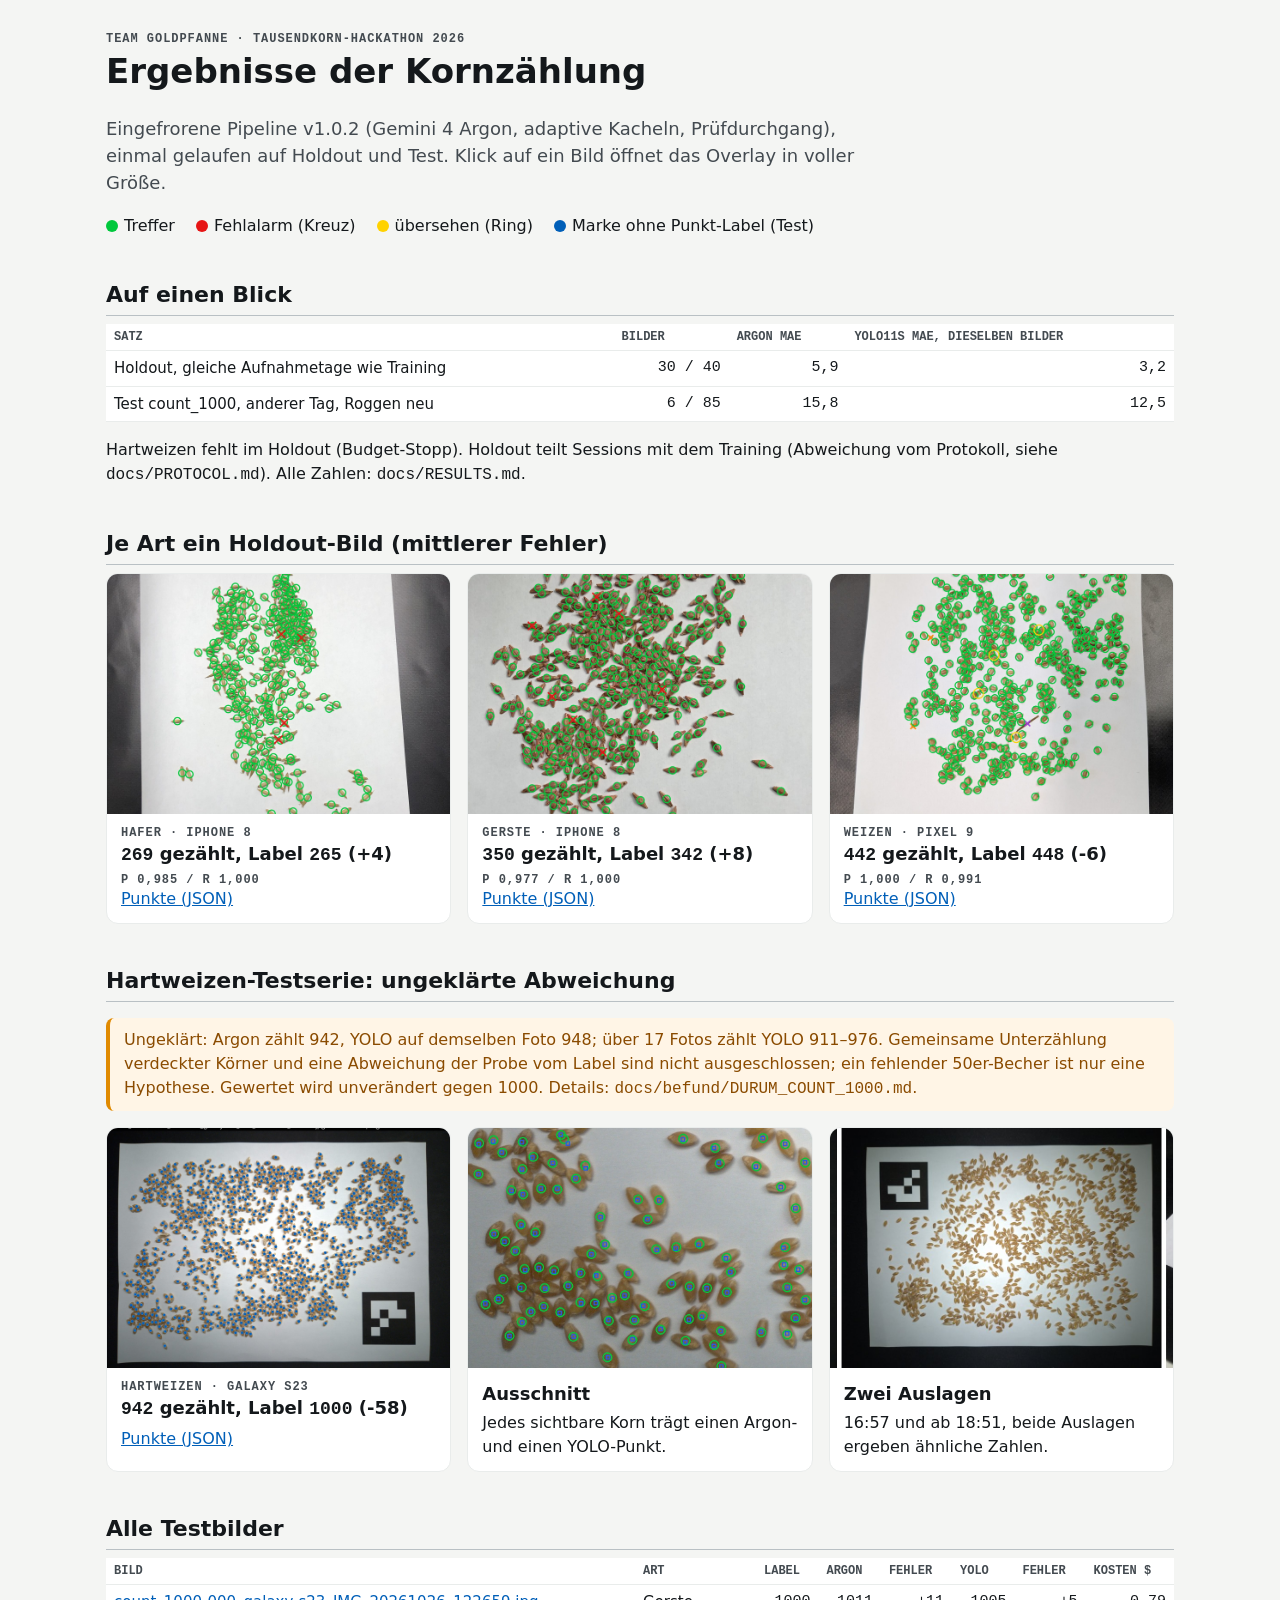
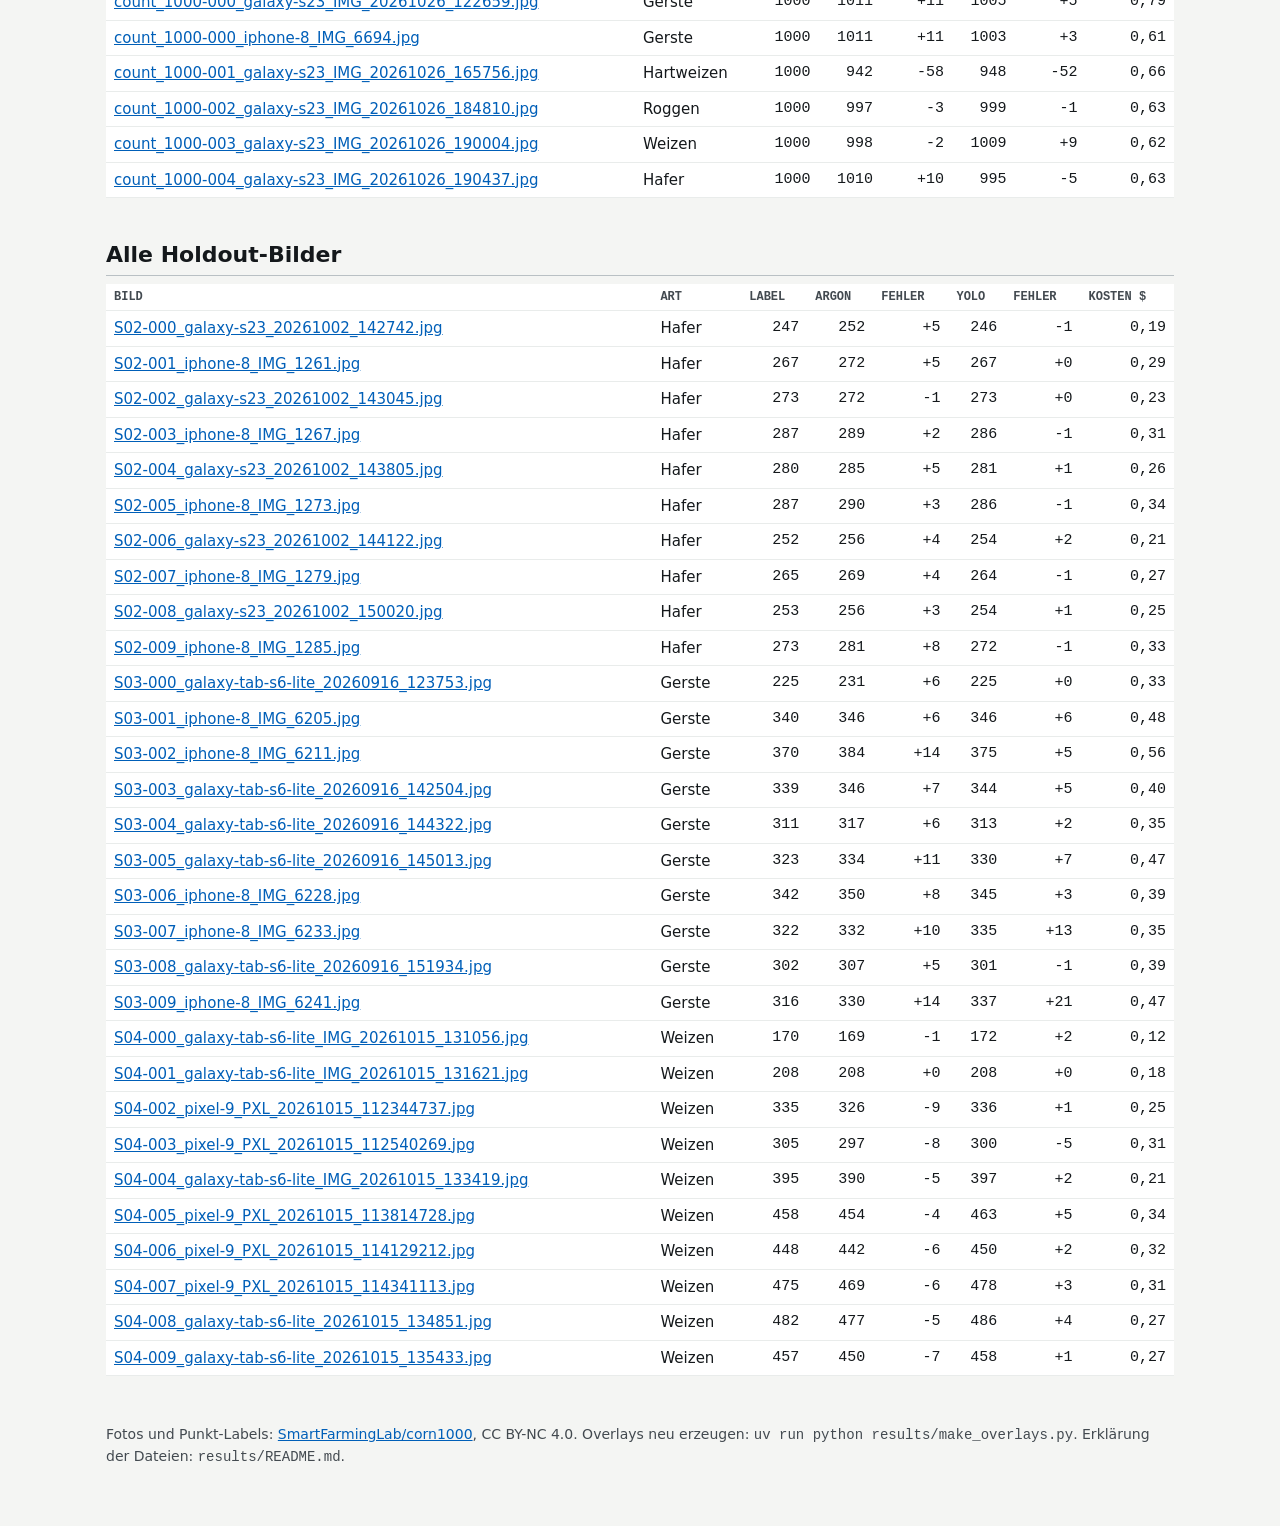
<file: results/index.html>
<!doctype html><html lang="de"><head><meta charset="utf-8">
<meta name="viewport" content="width=device-width,initial-scale=1"><title>Tausendkorn Ergebnisse</title>
<style>
:root{--bg:#F4F5F3;--surface:#FFF;--sunken:#E9ECEB;--ink:#14181B;--ink-2:#434A50;--rule:#B9C0C4;
--mark:#005FB8;--unsure:#E08A00;--unsure-ink:#8A4B00;--unsure-soft:#FFF5E6;--bad:#A3261B;--photo-bg:#2A2F33;
--f-sans:"IBM Plex Sans",-apple-system,"Segoe UI",Roboto,system-ui,sans-serif;
--f-mono:"IBM Plex Mono",ui-monospace,"SF Mono",Menlo,Consolas,monospace}
*{box-sizing:border-box}body{margin:0;background:var(--bg);color:var(--ink);font:16px/1.5 var(--f-sans)}
main{max-width:1100px;margin:0 auto;padding:32px 16px 64px}
h1{font-size:34px;margin:0 0 4px}h2{font-size:22px;margin:40px 0 8px;border-bottom:1.5px solid var(--rule);padding-bottom:4px}
.lead{color:var(--ink-2);font-size:18px;max-width:760px}
.label{font:600 12px var(--f-mono);letter-spacing:.08em;text-transform:uppercase;color:var(--ink-2)}
.num{font-family:var(--f-mono);font-weight:600}
table{border-collapse:collapse;width:100%;background:var(--surface);font-size:15px}
th,td{border-bottom:1px solid var(--sunken);padding:6px 8px;text-align:left}th{font:600 12px var(--f-mono);text-transform:uppercase;color:var(--ink-2)}
td.n{font-family:var(--f-mono);text-align:right}
.grid{display:grid;grid-template-columns:repeat(auto-fill,minmax(320px,1fr));gap:16px}
.card{background:var(--surface);border-radius:12px;overflow:hidden;border:1.5px solid var(--sunken)}
.card a.img{display:block;background:var(--photo-bg)}.card img{width:100%;height:240px;object-fit:cover;display:block}
.card .body{padding:12px 14px}.card h3{margin:0 0 4px;font-size:18px}
.note{background:var(--unsure-soft);border-left:4px solid var(--unsure);padding:10px 14px;border-radius:8px;color:var(--unsure-ink)}
.legend span{display:inline-block;margin-right:16px}.dot{display:inline-block;width:12px;height:12px;border-radius:50%;margin-right:6px;vertical-align:-1px}
a{color:var(--mark)}footer{margin-top:48px;color:var(--ink-2);font-size:14px}
@media (max-width:600px){.card img{height:200px}table{font-size:13px}}
</style></head><body><main>
<div class="label">Team Goldpfanne · Tausendkorn-Hackathon 2026</div>
<h1>Ergebnisse der Kornzählung</h1>
<p class="lead">Eingefrorene Pipeline v1.0.2 (Gemini 4 Argon, adaptive Kacheln, Prüfdurchgang), einmal gelaufen
auf Holdout und Test. Klick auf ein Bild öffnet das Overlay in voller Größe.</p>
<p class="legend"><span><i class="dot" style="background:#00C83C"></i>Treffer</span>
<span><i class="dot" style="background:#E61414"></i>Fehlalarm (Kreuz)</span>
<span><i class="dot" style="background:#FFD200"></i>übersehen (Ring)</span>
<span><i class="dot" style="background:#005FB8"></i>Marke ohne Punkt-Label (Test)</span></p>

<h2>Auf einen Blick</h2>
<table><tr><th>Satz</th><th>Bilder</th><th>Argon MAE</th><th>YOLO11s MAE, dieselben Bilder</th></tr>
<tr><td>Holdout, gleiche Aufnahmetage wie Training</td><td class="n">30 / 40</td><td class="n">5,9</td><td class="n">3,2</td></tr>
<tr><td>Test count_1000, anderer Tag, Roggen neu</td><td class="n">6 / 85</td><td class="n">15,8</td><td class="n">12,5</td></tr></table>
<p>Hartweizen fehlt im Holdout (Budget-Stopp). Holdout teilt Sessions mit dem Training (Abweichung vom Protokoll,
siehe <code>docs/PROTOCOL.md</code>). Alle Zahlen: <code>docs/RESULTS.md</code>.</p>

<h2>Je Art ein Holdout-Bild (mittlerer Fehler)</h2>
<div class="grid"><div class="card"><a class="img" href="overlays/holdout__S02__S02-007_iphone-8_IMG_1279.jpg"><img loading="lazy" src="overlays/holdout__S02__S02-007_iphone-8_IMG_1279.jpg" alt="Overlay S02/S02-007_iphone-8_IMG_1279.jpg"></a><div class="body"><div class="label">Hafer · iPhone 8</div><h3><span class="num">269</span> gezählt, Label <span class="num">265</span> (+4)</h3><div class="label">P 0,985 / R 1,000</div><div><a href="argon_v1.0.2/holdout/S02__S02-007_iphone-8_IMG_1279.jpg.json">Punkte (JSON)</a></div></div></div><div class="card"><a class="img" href="overlays/holdout__S03__S03-006_iphone-8_IMG_6228.jpg"><img loading="lazy" src="overlays/holdout__S03__S03-006_iphone-8_IMG_6228.jpg" alt="Overlay S03/S03-006_iphone-8_IMG_6228.jpg"></a><div class="body"><div class="label">Gerste · iPhone 8</div><h3><span class="num">350</span> gezählt, Label <span class="num">342</span> (+8)</h3><div class="label">P 0,977 / R 1,000</div><div><a href="argon_v1.0.2/holdout/S03__S03-006_iphone-8_IMG_6228.jpg.json">Punkte (JSON)</a></div></div></div><div class="card"><a class="img" href="overlays/holdout__S04__S04-006_pixel-9_PXL_20261015_114129212.jpg"><img loading="lazy" src="overlays/holdout__S04__S04-006_pixel-9_PXL_20261015_114129212.jpg" alt="Overlay S04/S04-006_pixel-9_PXL_20261015_114129212.jpg"></a><div class="body"><div class="label">Weizen · Pixel 9</div><h3><span class="num">442</span> gezählt, Label <span class="num">448</span> (-6)</h3><div class="label">P 1,000 / R 0,991</div><div><a href="argon_v1.0.2/holdout/S04__S04-006_pixel-9_PXL_20261015_114129212.jpg.json">Punkte (JSON)</a></div></div></div></div>

<h2>Hartweizen-Testserie: ungeklärte Abweichung</h2>
<p class="note">Ungeklärt: Argon zählt 942, YOLO auf demselben Foto 948; über 17 Fotos zählt YOLO 911–976.
Gemeinsame Unterzählung verdeckter Körner und eine Abweichung der Probe vom Label sind nicht ausgeschlossen; ein fehlender
50er-Becher ist nur eine Hypothese. Gewertet wird unverändert gegen 1000. Details: <code>docs/befund/DURUM_COUNT_1000.md</code>.</p>
<div class="grid"><div class="card"><a class="img" href="overlays/test__count_1000__count_1000-001_galaxy-s23_IMG_20261026_165756.jpg"><img loading="lazy" src="overlays/test__count_1000__count_1000-001_galaxy-s23_IMG_20261026_165756.jpg" alt="Overlay count_1000/count_1000-001_galaxy-s23_IMG_20261026_165756.jpg"></a><div class="body"><div class="label">Hartweizen · Galaxy S23</div><h3><span class="num">942</span> gezählt, Label <span class="num">1000</span> (-58)</h3><div class="label"></div><div><a href="argon_v1.0.2/test/count_1000__count_1000-001_galaxy-s23_IMG_20261026_165756.jpg.json">Punkte (JSON)</a></div></div></div>
<div class="card"><a class="img" href="befund/durum_crop.jpg"><img loading="lazy" src="befund/durum_crop.jpg" alt="Ausschnitt Hartweizen"></a><div class="body"><h3>Ausschnitt</h3>Jedes sichtbare Korn trägt einen Argon- und einen YOLO-Punkt.</div></div>
<div class="card"><a class="img" href="befund/durum_timeline.jpg"><img loading="lazy" src="befund/durum_timeline.jpg" alt="Zwei Auslagen"></a><div class="body"><h3>Zwei Auslagen</h3>16:57 und ab 18:51, beide Auslagen ergeben ähnliche Zahlen.</div></div></div>

<h2>Alle Testbilder</h2><table><tr><th>Bild</th><th>Art</th><th>Label</th><th>Argon</th><th>Fehler</th><th>YOLO</th><th>Fehler</th><th>Kosten $</th></tr><tr><td><a href="overlays/test__count_1000__count_1000-000_galaxy-s23_IMG_20261026_122659.jpg">count_1000-000_galaxy-s23_IMG_20261026_122659.jpg</a></td><td>Gerste</td><td class="n">1000</td><td class="n">1011</td><td class="n">+11</td><td class="n">1005</td><td class="n">+5</td><td class="n">0,79</td></tr><tr><td><a href="overlays/test__count_1000__count_1000-000_iphone-8_IMG_6694.jpg">count_1000-000_iphone-8_IMG_6694.jpg</a></td><td>Gerste</td><td class="n">1000</td><td class="n">1011</td><td class="n">+11</td><td class="n">1003</td><td class="n">+3</td><td class="n">0,61</td></tr><tr><td><a href="overlays/test__count_1000__count_1000-001_galaxy-s23_IMG_20261026_165756.jpg">count_1000-001_galaxy-s23_IMG_20261026_165756.jpg</a></td><td>Hartweizen</td><td class="n">1000</td><td class="n">942</td><td class="n">-58</td><td class="n">948</td><td class="n">-52</td><td class="n">0,66</td></tr><tr><td><a href="overlays/test__count_1000__count_1000-002_galaxy-s23_IMG_20261026_184810.jpg">count_1000-002_galaxy-s23_IMG_20261026_184810.jpg</a></td><td>Roggen</td><td class="n">1000</td><td class="n">997</td><td class="n">-3</td><td class="n">999</td><td class="n">-1</td><td class="n">0,63</td></tr><tr><td><a href="overlays/test__count_1000__count_1000-003_galaxy-s23_IMG_20261026_190004.jpg">count_1000-003_galaxy-s23_IMG_20261026_190004.jpg</a></td><td>Weizen</td><td class="n">1000</td><td class="n">998</td><td class="n">-2</td><td class="n">1009</td><td class="n">+9</td><td class="n">0,62</td></tr><tr><td><a href="overlays/test__count_1000__count_1000-004_galaxy-s23_IMG_20261026_190437.jpg">count_1000-004_galaxy-s23_IMG_20261026_190437.jpg</a></td><td>Hafer</td><td class="n">1000</td><td class="n">1010</td><td class="n">+10</td><td class="n">995</td><td class="n">-5</td><td class="n">0,63</td></tr></table>
<h2>Alle Holdout-Bilder</h2><table><tr><th>Bild</th><th>Art</th><th>Label</th><th>Argon</th><th>Fehler</th><th>YOLO</th><th>Fehler</th><th>Kosten $</th></tr><tr><td><a href="overlays/holdout__S02__S02-000_galaxy-s23_20261002_142742.jpg">S02-000_galaxy-s23_20261002_142742.jpg</a></td><td>Hafer</td><td class="n">247</td><td class="n">252</td><td class="n">+5</td><td class="n">246</td><td class="n">-1</td><td class="n">0,19</td></tr><tr><td><a href="overlays/holdout__S02__S02-001_iphone-8_IMG_1261.jpg">S02-001_iphone-8_IMG_1261.jpg</a></td><td>Hafer</td><td class="n">267</td><td class="n">272</td><td class="n">+5</td><td class="n">267</td><td class="n">+0</td><td class="n">0,29</td></tr><tr><td><a href="overlays/holdout__S02__S02-002_galaxy-s23_20261002_143045.jpg">S02-002_galaxy-s23_20261002_143045.jpg</a></td><td>Hafer</td><td class="n">273</td><td class="n">272</td><td class="n">-1</td><td class="n">273</td><td class="n">+0</td><td class="n">0,23</td></tr><tr><td><a href="overlays/holdout__S02__S02-003_iphone-8_IMG_1267.jpg">S02-003_iphone-8_IMG_1267.jpg</a></td><td>Hafer</td><td class="n">287</td><td class="n">289</td><td class="n">+2</td><td class="n">286</td><td class="n">-1</td><td class="n">0,31</td></tr><tr><td><a href="overlays/holdout__S02__S02-004_galaxy-s23_20261002_143805.jpg">S02-004_galaxy-s23_20261002_143805.jpg</a></td><td>Hafer</td><td class="n">280</td><td class="n">285</td><td class="n">+5</td><td class="n">281</td><td class="n">+1</td><td class="n">0,26</td></tr><tr><td><a href="overlays/holdout__S02__S02-005_iphone-8_IMG_1273.jpg">S02-005_iphone-8_IMG_1273.jpg</a></td><td>Hafer</td><td class="n">287</td><td class="n">290</td><td class="n">+3</td><td class="n">286</td><td class="n">-1</td><td class="n">0,34</td></tr><tr><td><a href="overlays/holdout__S02__S02-006_galaxy-s23_20261002_144122.jpg">S02-006_galaxy-s23_20261002_144122.jpg</a></td><td>Hafer</td><td class="n">252</td><td class="n">256</td><td class="n">+4</td><td class="n">254</td><td class="n">+2</td><td class="n">0,21</td></tr><tr><td><a href="overlays/holdout__S02__S02-007_iphone-8_IMG_1279.jpg">S02-007_iphone-8_IMG_1279.jpg</a></td><td>Hafer</td><td class="n">265</td><td class="n">269</td><td class="n">+4</td><td class="n">264</td><td class="n">-1</td><td class="n">0,27</td></tr><tr><td><a href="overlays/holdout__S02__S02-008_galaxy-s23_20261002_150020.jpg">S02-008_galaxy-s23_20261002_150020.jpg</a></td><td>Hafer</td><td class="n">253</td><td class="n">256</td><td class="n">+3</td><td class="n">254</td><td class="n">+1</td><td class="n">0,25</td></tr><tr><td><a href="overlays/holdout__S02__S02-009_iphone-8_IMG_1285.jpg">S02-009_iphone-8_IMG_1285.jpg</a></td><td>Hafer</td><td class="n">273</td><td class="n">281</td><td class="n">+8</td><td class="n">272</td><td class="n">-1</td><td class="n">0,33</td></tr><tr><td><a href="overlays/holdout__S03__S03-000_galaxy-tab-s6-lite_20260916_123753.jpg">S03-000_galaxy-tab-s6-lite_20260916_123753.jpg</a></td><td>Gerste</td><td class="n">225</td><td class="n">231</td><td class="n">+6</td><td class="n">225</td><td class="n">+0</td><td class="n">0,33</td></tr><tr><td><a href="overlays/holdout__S03__S03-001_iphone-8_IMG_6205.jpg">S03-001_iphone-8_IMG_6205.jpg</a></td><td>Gerste</td><td class="n">340</td><td class="n">346</td><td class="n">+6</td><td class="n">346</td><td class="n">+6</td><td class="n">0,48</td></tr><tr><td><a href="overlays/holdout__S03__S03-002_iphone-8_IMG_6211.jpg">S03-002_iphone-8_IMG_6211.jpg</a></td><td>Gerste</td><td class="n">370</td><td class="n">384</td><td class="n">+14</td><td class="n">375</td><td class="n">+5</td><td class="n">0,56</td></tr><tr><td><a href="overlays/holdout__S03__S03-003_galaxy-tab-s6-lite_20260916_142504.jpg">S03-003_galaxy-tab-s6-lite_20260916_142504.jpg</a></td><td>Gerste</td><td class="n">339</td><td class="n">346</td><td class="n">+7</td><td class="n">344</td><td class="n">+5</td><td class="n">0,40</td></tr><tr><td><a href="overlays/holdout__S03__S03-004_galaxy-tab-s6-lite_20260916_144322.jpg">S03-004_galaxy-tab-s6-lite_20260916_144322.jpg</a></td><td>Gerste</td><td class="n">311</td><td class="n">317</td><td class="n">+6</td><td class="n">313</td><td class="n">+2</td><td class="n">0,35</td></tr><tr><td><a href="overlays/holdout__S03__S03-005_galaxy-tab-s6-lite_20260916_145013.jpg">S03-005_galaxy-tab-s6-lite_20260916_145013.jpg</a></td><td>Gerste</td><td class="n">323</td><td class="n">334</td><td class="n">+11</td><td class="n">330</td><td class="n">+7</td><td class="n">0,47</td></tr><tr><td><a href="overlays/holdout__S03__S03-006_iphone-8_IMG_6228.jpg">S03-006_iphone-8_IMG_6228.jpg</a></td><td>Gerste</td><td class="n">342</td><td class="n">350</td><td class="n">+8</td><td class="n">345</td><td class="n">+3</td><td class="n">0,39</td></tr><tr><td><a href="overlays/holdout__S03__S03-007_iphone-8_IMG_6233.jpg">S03-007_iphone-8_IMG_6233.jpg</a></td><td>Gerste</td><td class="n">322</td><td class="n">332</td><td class="n">+10</td><td class="n">335</td><td class="n">+13</td><td class="n">0,35</td></tr><tr><td><a href="overlays/holdout__S03__S03-008_galaxy-tab-s6-lite_20260916_151934.jpg">S03-008_galaxy-tab-s6-lite_20260916_151934.jpg</a></td><td>Gerste</td><td class="n">302</td><td class="n">307</td><td class="n">+5</td><td class="n">301</td><td class="n">-1</td><td class="n">0,39</td></tr><tr><td><a href="overlays/holdout__S03__S03-009_iphone-8_IMG_6241.jpg">S03-009_iphone-8_IMG_6241.jpg</a></td><td>Gerste</td><td class="n">316</td><td class="n">330</td><td class="n">+14</td><td class="n">337</td><td class="n">+21</td><td class="n">0,47</td></tr><tr><td><a href="overlays/holdout__S04__S04-000_galaxy-tab-s6-lite_IMG_20261015_131056.jpg">S04-000_galaxy-tab-s6-lite_IMG_20261015_131056.jpg</a></td><td>Weizen</td><td class="n">170</td><td class="n">169</td><td class="n">-1</td><td class="n">172</td><td class="n">+2</td><td class="n">0,12</td></tr><tr><td><a href="overlays/holdout__S04__S04-001_galaxy-tab-s6-lite_IMG_20261015_131621.jpg">S04-001_galaxy-tab-s6-lite_IMG_20261015_131621.jpg</a></td><td>Weizen</td><td class="n">208</td><td class="n">208</td><td class="n">+0</td><td class="n">208</td><td class="n">+0</td><td class="n">0,18</td></tr><tr><td><a href="overlays/holdout__S04__S04-002_pixel-9_PXL_20261015_112344737.jpg">S04-002_pixel-9_PXL_20261015_112344737.jpg</a></td><td>Weizen</td><td class="n">335</td><td class="n">326</td><td class="n">-9</td><td class="n">336</td><td class="n">+1</td><td class="n">0,25</td></tr><tr><td><a href="overlays/holdout__S04__S04-003_pixel-9_PXL_20261015_112540269.jpg">S04-003_pixel-9_PXL_20261015_112540269.jpg</a></td><td>Weizen</td><td class="n">305</td><td class="n">297</td><td class="n">-8</td><td class="n">300</td><td class="n">-5</td><td class="n">0,31</td></tr><tr><td><a href="overlays/holdout__S04__S04-004_galaxy-tab-s6-lite_IMG_20261015_133419.jpg">S04-004_galaxy-tab-s6-lite_IMG_20261015_133419.jpg</a></td><td>Weizen</td><td class="n">395</td><td class="n">390</td><td class="n">-5</td><td class="n">397</td><td class="n">+2</td><td class="n">0,21</td></tr><tr><td><a href="overlays/holdout__S04__S04-005_pixel-9_PXL_20261015_113814728.jpg">S04-005_pixel-9_PXL_20261015_113814728.jpg</a></td><td>Weizen</td><td class="n">458</td><td class="n">454</td><td class="n">-4</td><td class="n">463</td><td class="n">+5</td><td class="n">0,34</td></tr><tr><td><a href="overlays/holdout__S04__S04-006_pixel-9_PXL_20261015_114129212.jpg">S04-006_pixel-9_PXL_20261015_114129212.jpg</a></td><td>Weizen</td><td class="n">448</td><td class="n">442</td><td class="n">-6</td><td class="n">450</td><td class="n">+2</td><td class="n">0,32</td></tr><tr><td><a href="overlays/holdout__S04__S04-007_pixel-9_PXL_20261015_114341113.jpg">S04-007_pixel-9_PXL_20261015_114341113.jpg</a></td><td>Weizen</td><td class="n">475</td><td class="n">469</td><td class="n">-6</td><td class="n">478</td><td class="n">+3</td><td class="n">0,31</td></tr><tr><td><a href="overlays/holdout__S04__S04-008_galaxy-tab-s6-lite_20261015_134851.jpg">S04-008_galaxy-tab-s6-lite_20261015_134851.jpg</a></td><td>Weizen</td><td class="n">482</td><td class="n">477</td><td class="n">-5</td><td class="n">486</td><td class="n">+4</td><td class="n">0,27</td></tr><tr><td><a href="overlays/holdout__S04__S04-009_galaxy-tab-s6-lite_20261015_135433.jpg">S04-009_galaxy-tab-s6-lite_20261015_135433.jpg</a></td><td>Weizen</td><td class="n">457</td><td class="n">450</td><td class="n">-7</td><td class="n">458</td><td class="n">+1</td><td class="n">0,27</td></tr></table>

<footer>Fotos und Punkt-Labels: <a href="https://huggingface.co/datasets/SmartFarmingLab/corn1000">SmartFarmingLab/corn1000</a>,
CC BY-NC 4.0. Overlays neu erzeugen: <code>uv run python results/make_overlays.py</code>. Erklärung der Dateien: <code>results/README.md</code>.</footer>
</main></body></html>
</file>
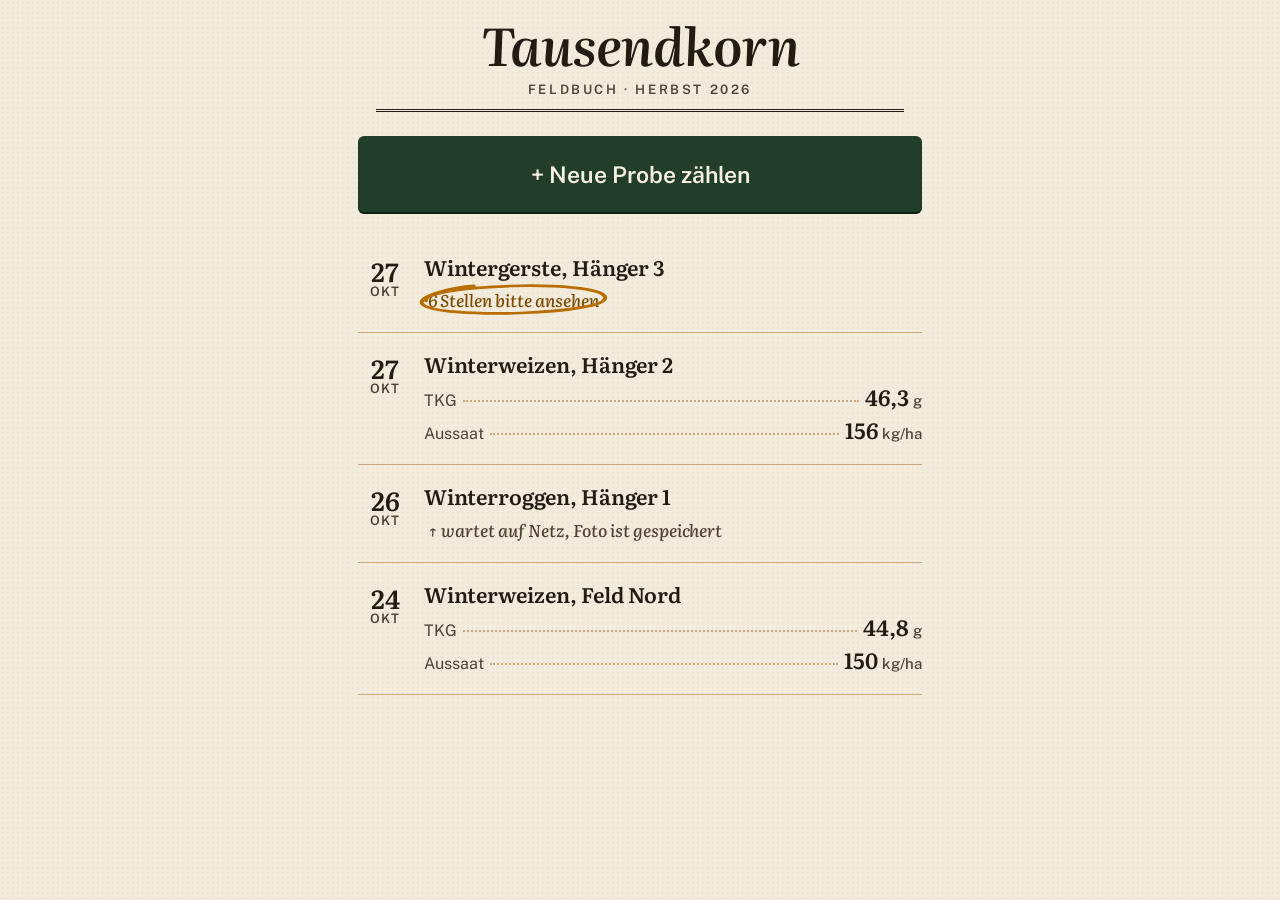
<file: design/ackerblatt/index.html>
<!doctype html>
<html lang="de">
<head>
<meta charset="utf-8">
<meta name="viewport" content="width=device-width, initial-scale=1, viewport-fit=cover">
<title>Tausendkorn · C Ackerblatt</title>
<link rel="preconnect" href="https://fonts.googleapis.com">
<link rel="preconnect" href="https://fonts.gstatic.com" crossorigin>
<link href="https://fonts.googleapis.com/css2?family=Literata:ital,opsz,wght@0,7..72,500;0,7..72,600;0,7..72,700;1,7..72,500;1,7..72,600&family=Public+Sans:wght@400;500;600;700&display=swap" rel="stylesheet">
<style>
/* C · Ackerblatt — Feldbuch und Saatgutkatalog. Warm, erzählend, mit Bleistift. */
:root {
  --paper: #F3ECDD;      /* Haferpapier */
  --card: #FBF7EE;
  --ink: #241B12;        /* Tintenbraun, 14:1 */
  --ink-2: #4F4032;      /* 8:1 */
  --kraft: #C9A877;      /* Linien, Kraftpapier */
  --field: #233D2B;      /* Hauptknopf, Ackergrün */
  --mark: #1D4E89;       /* gezählt: Preußischblau */
  --mark-ring: #FBF7EE;
  --pencil: #B86E00;     /* unsicher: Bleistiftkreis ocker */
  --pencil-ink: #7A4A00; /* Text dazu, 7:1 */
  --ok: #1D4E89;

  --s1: 6px; --s2: 12px; --s3: 18px; --s4: 24px; --s5: 36px; --s6: 54px;
  --r: 6px;
  --tap: 60px;

  --t-1: 180ms; --t-2: 300ms; --t-3: 500ms; --t-4: 900ms;
  --e-ink: cubic-bezier(.25, .8, .25, 1);   /* wie Tinte, die sich setzt */
  --e-hand: cubic-bezier(.45, .05, .35, 1); /* Handbewegung: an- und abschwellen */

  --f-serif: "Literata", Georgia, serif;
  --f-sans: "Public Sans", system-ui, sans-serif;
}
* { box-sizing: border-box; }
html { background: var(--paper); -webkit-text-size-adjust: 100%; }
body { margin: 0; color: var(--ink); background: var(--paper); font: 400 18px/1.5 var(--f-sans);
  font-variant-numeric: lining-nums tabular-nums;
  background-image: radial-gradient(rgba(120, 90, 50, .06) 1px, transparent 1px); background-size: 5px 5px; }
button, input { font: inherit; color: inherit; }
.app { max-width: 600px; margin: 0 auto; min-height: 100vh; }
[hidden] { display: none !important; }

.head { display: flex; align-items: center; gap: var(--s2); padding: calc(env(safe-area-inset-top) + var(--s2)) var(--s3) var(--s2); }
.back { min-width: 56px; min-height: 52px; border: 2px solid var(--ink); border-radius: 99px; background: var(--card); cursor: pointer; font: 600 20px var(--f-sans); }
.brand { font: italic 600 24px/1 var(--f-serif); }
.head .farm { margin-left: auto; font: 500 15px var(--f-sans); color: var(--ink-2); }
.masthead { padding: var(--s3) var(--s3) 0; text-align: center; }
.masthead .t { font: italic 600 52px/1 var(--f-serif); letter-spacing: -.01em; margin: 0; }
.masthead .sub { font: 600 13px var(--f-sans); letter-spacing: .2em; text-transform: uppercase; color: var(--ink-2); margin: var(--s2) 0; }
.rule2 { border: 0; border-top: 3px double var(--ink); margin: 0; }

.screen { display: none; padding: var(--s4) var(--s3) calc(var(--s6) + env(safe-area-inset-bottom)); }
.screen.is-active { display: block; animation: ink var(--t-2) var(--e-ink); }
@keyframes ink { from { opacity: 0; } }
.rm .screen.is-active { animation: none; }
.kicker { font: 600 13px/1.2 var(--f-sans); letter-spacing: .16em; text-transform: uppercase; color: var(--ink-2); }
h1 { font: 600 36px/1.1 var(--f-serif); letter-spacing: -.01em; margin: var(--s1) 0 var(--s3); }
h1 em { font-weight: 500; }
p { margin: 0 0 var(--s2); }
.lead { font: 400 19px/1.5 var(--f-serif); color: var(--ink-2); }

.btn { display: flex; align-items: center; justify-content: center; gap: var(--s2); width: 100%; min-height: var(--tap);
  border: 0; border-radius: var(--r); background: var(--field); color: #F7F1E3; font: 600 21px var(--f-sans); cursor: pointer;
  touch-action: manipulation; box-shadow: 0 2px 0 #0F1F14; transition: transform var(--t-1) var(--e-ink); }
.btn:active { transform: translateY(2px); box-shadow: none; }
.btn.lg { min-height: 76px; font-size: 23px; }
.btn.quiet { background: var(--card); color: var(--ink); box-shadow: inset 0 0 0 2px var(--ink); }
.btn + .btn { margin-top: var(--s2); }
.txt { display: block; width: 100%; min-height: 56px; border: 0; background: none; font: 500 18px var(--f-sans); text-decoration: underline; text-decoration-color: var(--kraft); text-decoration-thickness: 2px; text-underline-offset: 5px; cursor: pointer; }
.row { display: flex; gap: var(--s2); } .row > * { flex: 1; margin: 0 !important; }

/* Feldbuch */
.book { list-style: none; margin: var(--s4) 0 0; padding: 0; }
.entry { display: grid; grid-template-columns: 54px 1fr; gap: var(--s2); padding: var(--s3) 0; border-bottom: 1px solid var(--kraft); cursor: pointer; }
.date { font: 600 13px/1.3 var(--f-sans); letter-spacing: .08em; text-transform: uppercase; color: var(--ink-2); text-align: center; padding-top: 4px; }
.date b { display: block; font: 600 26px/1 var(--f-serif); letter-spacing: 0; color: var(--ink); }
.entry h3 { margin: 0 0 4px; font: 600 21px/1.2 var(--f-serif); }
.leader { display: flex; align-items: baseline; gap: 6px; font-size: 16px; color: var(--ink-2); }
.leader::after { content: ""; order: 1; flex: 1; border-bottom: 2px dotted var(--kraft); transform: translateY(-4px); }
.leader b { order: 2; font: 600 22px var(--f-serif); color: var(--ink); }
.leader b small { font: 500 15px var(--f-sans); color: var(--ink-2); }
.note { display: inline-flex; gap: 6px; align-items: center; font: italic 500 17px var(--f-serif); color: var(--pencil-ink); position: relative; padding: 2px 4px; margin-top: 2px; }
.note svg { position: absolute; inset: -6px -10px; width: calc(100% + 20px); height: calc(100% + 12px); overflow: visible; }
.note path { fill: none; stroke: var(--pencil); stroke-width: 2; stroke-linecap: round; }
.note.wait { color: var(--ink-2); }

/* Anleitung */
.how { display: grid; gap: var(--s4); margin: var(--s4) 0 var(--s5); counter-reset: h; }
.how figure { margin: 0; display: grid; grid-template-columns: 116px 1fr; gap: var(--s3); align-items: center; }
.how svg { width: 116px; height: 100px; background: var(--card); border: 1px solid var(--kraft); border-radius: var(--r); }
.how figcaption { font: 400 17px/1.45 var(--f-sans); }
.how figcaption b { display: block; font: 600 22px/1.2 var(--f-serif); margin-bottom: 2px; }
.how figcaption b::before { counter-increment: h; content: counter(h) ". "; color: var(--pencil-ink); }
.sk { fill: none; stroke: var(--ink); stroke-width: 2; stroke-linecap: round; stroke-linejoin: round; }
.sk .k { fill: #D9A486; stroke-width: 1.4; }
.sk .p { stroke: var(--pencil); }

/* Abbildung (Foto) */
.plate { background: var(--card); padding: 10px 10px 0; border-radius: var(--r); box-shadow: 0 1px 0 var(--kraft), 0 10px 30px -18px rgba(60, 40, 10, .5); }
.plate svg { display: block; width: 100%; height: auto; aspect-ratio: 1200 / 1432; touch-action: manipulation; border-radius: 3px; background: #ddd; }
#pr[data-mode="check"] .plate svg { aspect-ratio: 1 / 1; }
.plate figcaption { font: italic 500 15px/1.4 var(--f-serif); color: var(--ink-2); padding: var(--s1) 2px var(--s2); display: flex; justify-content: space-between; gap: var(--s2); }
.ph-veil rect { fill: #F3ECDD; opacity: 0; }
.mk { opacity: 0; }
.mk .mk-dot, .mk .mk-halo { transform-box: fill-box; transform-origin: center; }
.mk.in { opacity: 1; }
.mk.in .mk-dot { animation: drop 260ms var(--e-ink) both; animation-delay: inherit; }
.mk.in .mk-halo { animation: drop 360ms var(--e-ink) both; animation-delay: inherit; }
@keyframes drop { from { transform: scale(0); } }
.rm .mk.in .mk-dot, .rm .mk.in .mk-halo { animation: none; }
.mk-halo { fill: var(--mark-ring); } .mk-dot { fill: var(--mark); }
.mk.added .mk-halo { fill: var(--mark); } .mk.added .mk-dot { fill: var(--mark-ring); }
.mk.removed .mk-dot { fill: none; } .mk.removed .mk-halo { fill: rgba(36, 27, 18, .55); }
.mk.removed .mk-x { stroke: var(--mark-ring); stroke-width: 1.8; stroke-linecap: round; }
/* Unsicher: Bleistiftkreis statt Kasten */
.ck { cursor: pointer; }
.ck .ck-box { fill: transparent; stroke: none; }
.ck .pen-u { fill: none; stroke: var(--mark-ring); stroke-opacity: .6; stroke-width: calc(var(--k) * 6.5px); stroke-linecap: round; stroke-dasharray: 1; stroke-dashoffset: 1; }
.ck.in .pen-u { stroke-dashoffset: 0; transition: stroke-dashoffset 700ms var(--e-hand); transition-delay: inherit; }
.rm .ck .pen-u { transition: none; stroke-dashoffset: 0; }
#pr[data-mode="check"] .ck .pen-u { stroke-opacity: .5; }
.ck .pen { fill: none; stroke: var(--pencil); stroke-width: calc(var(--k) * 4px); stroke-linecap: round; stroke-dasharray: 1; stroke-dashoffset: 1; }
.ck.in .pen { stroke-dashoffset: 0; transition: stroke-dashoffset 700ms var(--e-hand); transition-delay: inherit; }
.ck.in:not(.done) .pen { animation: graphite 3s var(--e-hand) infinite 900ms; }
@keyframes graphite { 50% { stroke-opacity: .4; } }
.rm .ck .pen { transition: none; animation: none !important; stroke-dashoffset: 0; stroke-width: calc(var(--k) * 4.5px); }
.ck-tag { opacity: 0; } .ck.in .ck-tag { opacity: 1; transition: opacity var(--t-2) 500ms; }
.ck-tag circle { fill: var(--pencil); stroke: var(--card); stroke-width: 2; }
.ck-tag text { fill: #241B12; font: italic 700 15px var(--f-serif); }
.ck.done .pen { stroke: var(--ok); animation: none; }
.ck.done .ck-tag circle { fill: var(--ok); } .ck.done .ck-tag text { fill: #fff; }
#pr[data-mode="check"] .ck:not(.active) { opacity: .2; }
#pr[data-mode="check"] .ck.active .pen { animation: none; }

.tally { display: flex; align-items: baseline; gap: var(--s2); margin-bottom: var(--s2); }
.tally .n { font: 600 64px/1 var(--f-serif); letter-spacing: -.02em; }
.tally .u { font: italic 500 22px var(--f-serif); }
.tally .of { margin-left: auto; text-align: right; font: 500 15px/1.35 var(--f-sans); color: var(--ink-2); }
.underline { display: block; width: 100%; height: 10px; overflow: visible; }
.underline:not(.go) { opacity: 0; }
.underline path { fill: none; stroke: var(--ink); stroke-width: 2.2; stroke-linecap: round; stroke-dasharray: 1; stroke-dashoffset: 1; }
.underline.go path { stroke-dashoffset: 0; transition: stroke-dashoffset 600ms var(--e-hand); }
.rm .underline path { stroke-dashoffset: 0; transition: none; }

.margin-note { background: var(--card); border-left: 4px solid var(--pencil); border-radius: var(--r); padding: var(--s3); margin-top: var(--s3); }
.margin-note .q { font: italic 500 21px/1.4 var(--f-serif); margin: var(--s1) 0 var(--s2); }
.count-line { display: flex; justify-content: space-between; align-items: baseline; border-top: 1px solid var(--kraft); padding-top: var(--s1); margin-bottom: var(--s2); }
.count-line b { font: 600 32px var(--f-serif); }
.small { font-size: 15px; color: var(--ink-2); }

/* Ergebnisblatt */
.sheet { background: var(--card); border-radius: var(--r); padding: var(--s4) var(--s3); box-shadow: 0 1px 0 var(--kraft); margin-bottom: var(--s3); }
.big { font: 600 60px/1 var(--f-serif); letter-spacing: -.02em; display: flex; align-items: baseline; gap: 10px; flex-wrap: wrap; margin-top: var(--s1); }
.big small { font: italic 500 22px var(--f-serif); color: var(--ink-2); letter-spacing: 0; }
.big .ca { font: italic 500 26px var(--f-serif); color: var(--ink-2); }
.state { margin-top: var(--s2); font: 500 16px var(--f-sans); display: flex; gap: var(--s2); align-items: center; flex-wrap: wrap; }
.state.ok { color: var(--ok); }
.ruled { display: flex; align-items: baseline; gap: 8px; border-bottom: 2px solid var(--ink); min-height: var(--tap); margin-top: var(--s1); }
.ruled input { flex: 1; min-width: 0; width: 100%; border: 0; background: none; font: 600 40px var(--f-serif); outline: none; padding: 0; color: var(--ink); }
.ruled span { font: italic 500 20px var(--f-serif); color: var(--ink-2); }
.ruled:focus-within { border-bottom-color: var(--mark); }
.pm-b { width: 60px; height: 60px; border-radius: 50%; border: 2px solid var(--ink); background: var(--paper); font: 600 26px var(--f-sans); cursor: pointer; flex: none; }
.pair { display: grid; grid-template-columns: 1fr 1fr; gap: var(--s4); } .pair > * { min-width: 0; }
.hero { background: var(--field); color: #F7F1E3; border-radius: var(--r); padding: var(--s4) var(--s3); margin-bottom: var(--s3); }
.hero .kicker { color: #CFC6AE; }
.hero .big { font-size: 92px; color: #fff; }
.hero .big small { color: #E6DCC4; }
.hero .range { font: italic 500 21px/1.4 var(--f-serif); color: #F7F1E3; margin-top: var(--s1); }
.hero .underline path { stroke: #E9B44C; }
.worked { margin-top: var(--s3); padding-top: var(--s2); border-top: 1px solid rgba(247, 241, 227, .35); font: 400 16px/1.7 var(--f-sans); color: #EAE2CC; }
.worked b { color: #fff; border-bottom: 3px double #E9B44C; }
.coupon { border: 2px dashed var(--ink); border-radius: var(--r); padding: var(--s3); position: relative; background: var(--card); margin-bottom: var(--s4); }
.coupon::before { content: "✂"; position: absolute; top: -15px; left: 18px; background: var(--paper); padding: 0 6px; font-size: 18px; }
.coupon .big { font-size: 48px; }
.seg { display: grid; grid-template-columns: 1fr 1fr; gap: var(--s1); margin: var(--s2) 0; }
.seg button { min-height: 54px; border: 2px solid var(--ink); border-radius: 99px; background: none; font: 600 18px var(--f-sans); cursor: pointer; }
.seg button[aria-pressed="true"] { background: var(--ink); color: var(--card); }
@media (max-width: 420px) { .pair { grid-template-columns: 1fr; gap: var(--s2); } .hero .big { font-size: 80px; } .masthead .t { font-size: 46px; } }
:focus-visible { outline: 3px solid var(--mark); outline-offset: 3px; }
</style>
</head>
<body>
<div class="app">
  <header class="head" id="head" hidden>
    <button class="back" data-go="start" aria-label="Zurück">← Feldbuch</button>
    <span class="farm">Wintergerste · Hänger 3</span>
  </header>

  <section class="screen" data-screen="start" style="padding-top:0">
    <div class="masthead">
      <p class="t">Tausendkorn</p>
      <p class="sub">Feldbuch · Herbst 2026</p>
      <hr class="rule2">
    </div>
    <div style="margin-top:var(--s4)">
      <button class="btn lg" data-go="foto">+ Neue Probe zählen</button>
    </div>
    <ul class="book">
      <li class="entry" data-go="pruefen">
        <div class="date"><b>27</b>Okt</div>
        <div><h3>Wintergerste, Hänger 3</h3>
          <span class="note"><svg viewBox="0 0 100 30" preserveAspectRatio="none"><path d="M6 16 C 4 4, 92 0, 96 13 C 99 26, 10 30, 4 18 C 2 12, 20 6, 30 5"/></svg>6 Stellen bitte ansehen</span></div>
      </li>
      <li class="entry" data-go="ergebnis">
        <div class="date"><b>27</b>Okt</div>
        <div><h3>Winterweizen, Hänger 2</h3>
          <div class="leader">TKG <b>46,3 <small>g</small></b></div>
          <div class="leader">Aussaat <b>156 <small>kg/ha</small></b></div></div>
      </li>
      <li class="entry">
        <div class="date"><b>26</b>Okt</div>
        <div><h3>Winterroggen, Hänger 1</h3><span class="note wait">↑ wartet auf Netz, Foto ist gespeichert</span></div>
      </li>
      <li class="entry">
        <div class="date"><b>24</b>Okt</div>
        <div><h3>Winterweizen, Feld Nord</h3>
          <div class="leader">TKG <b>44,8 <small>g</small></b></div>
          <div class="leader">Aussaat <b>150 <small>kg/ha</small></b></div></div>
      </li>
    </ul>
  </section>

  <section class="screen" data-screen="foto">
    <div class="kicker">Schritt 2 von 4</div>
    <h1>Körner <em>fotografieren</em></h1>
    <p class="lead">Drei Handgriffe, dann zählt Tausendkorn jedes Korn einzeln.</p>
    <div class="how">
      <figure>
        <svg viewBox="0 0 116 100" class="sk" aria-hidden="true"><path d="M20 82 C 18 50, 26 36, 34 30 L 62 30 C 70 36, 78 50, 76 82 Z"/><path d="M30 30 C 40 20, 56 20, 66 30"/><path d="M40 56 h16 M38 64 h20" class="p"/><ellipse class="k" cx="92" cy="70" rx="7" ry="3.5" transform="rotate(-30 92 70)"/><ellipse class="k" cx="100" cy="82" rx="7" ry="3.5" transform="rotate(25 100 82)"/><path d="M78 46 C 88 44, 94 50, 94 58" class="p"/></svg>
        <figcaption><b>Mischen</b>Aus mehreren Stellen im Sack oder Hänger je etwas nehmen. Eine Handvoll, 500 bis 1000 Körner.</figcaption>
      </figure>
      <figure>
        <svg viewBox="0 0 116 100" class="sk" aria-hidden="true"><rect x="28" y="10" width="60" height="82" fill="#fff"/><ellipse class="k" cx="44" cy="32" rx="6" ry="3" transform="rotate(-20 44 32)"/><ellipse class="k" cx="62" cy="28" rx="6" ry="3" transform="rotate(40 62 28)"/><ellipse class="k" cx="72" cy="46" rx="6" ry="3" transform="rotate(-60 72 46)"/><ellipse class="k" cx="50" cy="52" rx="6" ry="3" transform="rotate(10 50 52)"/><ellipse class="k" cx="64" cy="66" rx="6" ry="3" transform="rotate(70 64 66)"/><ellipse class="k" cx="42" cy="74" rx="6" ry="3" transform="rotate(-50 42 74)"/><path d="M92 30 C 104 40, 104 60, 92 70" class="p"/></svg>
        <figcaption><b>Ausbreiten</b>Bruch, Spreu und Steine herauslesen. Auf weißem A4 mit der flachen Hand glattstreichen.</figcaption>
      </figure>
      <figure>
        <svg viewBox="0 0 116 100" class="sk" aria-hidden="true"><rect x="38" y="8" width="40" height="28" rx="4"/><circle cx="58" cy="22" r="7"/><path d="M58 42 v18" class="p" stroke-dasharray="3 5"/><path d="M16 70 H100 L92 94 H24 Z" fill="#fff"/></svg>
        <figcaption><b>Von oben</b>Das ganze Blatt im Bild, kein eigener Schatten, Gerät ruhig halten.</figcaption>
      </figure>
    </div>
    <button class="btn lg" data-go="pruefen">Foto machen</button>
    <button class="txt" data-go="pruefen">Foto aus der Galerie nehmen</button>
  </section>

  <section class="screen" data-screen="pruefen" id="pr" data-mode="count">
    <div class="tally" aria-live="polite">
      <span class="n" id="n">0</span><span class="u">Körner</span>
      <span class="of" id="of">Ausschnitt 0<br>von 0</span>
    </div>
    <svg class="underline" id="ul" viewBox="0 0 300 10" preserveAspectRatio="none" aria-hidden="true"><path pathLength="1" d="M2 6 C 60 2, 140 9, 200 5 S 280 4, 298 6"/></svg>
    <figure class="plate" style="margin:var(--s2) 0 0">
      <svg id="ph" role="img" aria-label="Foto der Probe mit Markierungen"></svg>
      <figcaption><span id="cap">Abb. 1 · Hänger 3</span><span id="cap2">wird gezählt …</span></figcaption>
    </figure>

    <div id="ovr" hidden>
      <h1 style="margin-top:var(--s4)">Sechs Stellen, <em>bitte kurz ansehen</em></h1>
      <p class="lead">Wo der Bleistiftkreis ist, war sich die Zählung unsicher. Das dauert etwa eine Minute.</p>
      <button class="btn lg" id="startCheck">Erste Stelle ansehen</button>
      <button class="txt" id="skip">Jetzt nicht, Ergebnis mit Spanne zeigen</button>
    </div>

    <div id="chk" class="margin-note" hidden>
      <div class="kicker" id="chkN">Stelle 1 von 6</div>
      <p class="q" id="chkQ"></p>
      <div class="count-line"><span class="small">Körner in diesem Kreis</span><b id="chkC">0</b></div>
      <p class="small">Fehlt ein Punkt? Aufs Korn tippen. Ein Punkt zu viel? Auf den Punkt tippen.</p>
      <button class="btn lg" id="ok">Stimmt so</button>
      <div class="row" style="margin-top:var(--s2)"><button class="btn quiet" id="undo">Rückgängig</button><button class="btn quiet" id="later">Später</button></div>
    </div>
  </section>

  <section class="screen" data-screen="ergebnis">
    <div class="kicker">Ergebnis · 27. Oktober</div>
    <h1>Wintergerste, <em>Hänger 3</em></h1>
    <div class="sheet">
      <div class="kicker">Gezählt</div>
      <div class="big"><span class="ca" id="rCa">ca.</span><span id="rN">411</span><small>Körner</small></div>
      <div id="rStatus"></div>
    </div>
    <div class="sheet">
      <label class="kicker" for="gIn">Gewogen</label>
      <div class="ruled"><input id="gIn" inputmode="decimal" value="19,6"><span>Gramm</span></div>
      <p class="small" style="margin-top:var(--s1)">Alle Körner vom Blatt in die tarierte Schale, Waage auf 0,1 g.</p>
      <div class="kicker" style="margin-top:var(--s3)">Daraus das Tausendkorngewicht</div>
      <div class="big"><span id="rTkg">47,7</span><small>g TKG</small></div>
    </div>
    <div class="sheet pair">
      <div>
        <label class="kicker" for="sIn">Saatstärke</label>
        <div style="display:flex;gap:8px;align-items:center"><button class="pm-b" id="sMinus" aria-label="minus 10">−</button><div class="ruled" style="flex:1"><input id="sIn" inputmode="numeric" value="300" style="text-align:center"></div><button class="pm-b" id="sPlus" aria-label="plus 10">+</button></div>
        <p class="small" style="margin-top:var(--s1)">keimfähige Körner je m², üblich 270–320</p>
      </div>
      <div>
        <label class="kicker" for="kIn">Keimfähigkeit</label>
        <div class="ruled"><input id="kIn" inputmode="decimal" value="95"><span>%</span></div>
        <p class="small" style="margin-top:var(--s1)">steht auf dem Sacketikett</p>
      </div>
    </div>
    <div class="hero">
      <div class="kicker">Aussaatmenge</div>
      <div class="big"><span id="rKg">151</span><small>kg/ha</small></div>
      <svg class="underline" id="ul2" viewBox="0 0 300 10" preserveAspectRatio="none" aria-hidden="true" style="width:60%"><path pathLength="1" d="M2 5 C 70 9, 150 2, 220 6 S 285 5, 298 4"/></svg>
      <div class="range" id="rPm"></div>
      <div class="worked" id="rF"></div>
    </div>
    <div class="coupon">
      <div class="kicker">Zettel für die Drillmaschine · Abdrehprobe</div>
      <div class="seg" role="group" aria-label="Abgedrehte Fläche"><button aria-pressed="true" data-f="40">1/40 ha</button><button aria-pressed="false" data-f="10">1/10 ha</button></div>
      <div class="big"><span id="rAb">3,77</span><small>kg auffangen</small></div>
      <p class="small" style="margin:var(--s1) 0 0">So viel soll beim Abdrehen herauskommen. Die Abdrehprobe selbst ersetzt die App nicht.</p>
    </div>
    <button class="btn lg" data-go="start">Ins Feldbuch eintragen</button>
    <button class="btn quiet" data-go="foto">Nächste Probe, gleiche Sorte</button>
  </section>
</div>

<script src="../shared/sample.js"></script>
<script src="../shared/tk.js"></script>
<script>
const $ = (s) => document.querySelector(s);
const S = TK.S, st = TK.state, NS = 'http://www.w3.org/2000/svg';
TK.screens({ start: 'start' });
const ph = new TK.Photo($('#ph'), { pad: 80, dotImg: 6 });
const pr = $('#pr');

// Bleistiftkreis um jede Prüfstelle: leicht unrund, Anfang und Ende überlappen.
ph.setChecks((g, i) => {
  const [x0, y0, x1, y1] = S.checks[i].region, cx = (x0 + x1) / 2, cy = (y0 + y1) / 2;
  const rx = (x1 - x0) / 2 + 14, ry = (y1 - y0) / 2 + 14, w = [1.04, .97, 1.02, .95, 1.06];
  let d = '';
  for (let a = 0; a <= 1.12; a += 0.04) {
    const t = a * Math.PI * 2 - 0.6, j = w[Math.floor(a * 5) % 5];
    d += (a ? 'L' : 'M') + (cx + Math.cos(t) * rx * j).toFixed(1) + ' ' + (cy + Math.sin(t) * ry * (2 - j)).toFixed(1);
  }
  const p = document.createElementNS(NS, 'path'); p.setAttribute('class', 'pen'); p.setAttribute('d', d); p.setAttribute('pathLength', 1);
  const u = p.cloneNode(); u.setAttribute('class', 'pen-u');
  g.insertBefore(u, g.querySelector('.ck-tag')); g.insertBefore(p, g.querySelector('.ck-tag'));
});

let counted = false, cur = 0;
function mode(m) { pr.dataset.mode = m; $('#ovr').hidden = m !== 'overview'; $('#chk').hidden = m !== 'check'; }
document.addEventListener('tk:screen', async (e) => {
  const name = e.detail.name;
  $('#head').hidden = name === 'start';
  if (name === 'pruefen' && !counted) {
    counted = true; mode('count');
    await TK.wait(300);
    await ph.reveal({ ms: 3000, cell: 150, stagger: 0.9, onTile: (n, i, tot) => {
      $('#n').textContent = TK.fmt(n); $('#of').innerHTML = `Ausschnitt ${i}<br>von ${tot}`;
    } });
    $('#ul').classList.add('go');
    $('#cap2').textContent = '6 Stellen unsicher';
    $('#of').innerHTML = 'fertig gezählt';
    mode('overview');
    // Demo: ?check=2 springt direkt in Stelle 2 (für Screenshots).
    const qc = new URLSearchParams(location.search).get('check'); if (qc) openCheck(+qc - 1);
  }
  if (name === 'ergebnis') render(true);
});

ph.onCheckTap = (i) => openCheck(i);
ph.on((n) => { st.count = n; $('#n').textContent = TK.fmt(n); $('#chkC').textContent = ph.countIn(S.checks[cur].region); });
async function openCheck(i) {
  cur = i; mode('check'); window.scrollTo(0, 0);
  ph.setChecks((g, j) => g.classList.toggle('active', j === i));
  $('#chkN').textContent = `Stelle ${i + 1} von ${S.checks.length}`;
  $('#chkQ').textContent = '„' + S.checks[i].comment.replace(/\.$/, '') + '.“ Stimmt das?';
  $('#chkC').textContent = ph.countIn(S.checks[i].region);
  $('#cap').textContent = `Ausschnitt, Stelle ${i + 1}`;
  await ph.zoomTo(S.checks[i].region, 480);
  ph.enableTap(true);
}
async function close() { ph.enableTap(false); ph.setChecks((g) => g.classList.remove('active')); $('#cap').textContent = 'Abb. 1 · Hänger 3'; await ph.zoomTo(null, 420); mode('overview'); }
$('#startCheck').onclick = () => { const n = S.checks.findIndex((_, j) => !st.checked.has(j)); openCheck(n < 0 ? 0 : n); };
$('#ok').onclick = async () => {
  st.checked.add(cur); ph.setChecks((g, j) => g.classList.toggle('done', st.checked.has(j)));
  const n = S.checks.findIndex((_, j) => !st.checked.has(j));
  if (n < 0) { await close(); TK.go('ergebnis'); } else openCheck(n);
};
$('#undo').onclick = () => ph.undo();
$('#later').onclick = async () => { await close(); TK.go('ergebnis'); };
$('#skip').onclick = () => TK.go('ergebnis');

let frac = 40;
document.querySelectorAll('.seg button').forEach((b) => b.onclick = () => { frac = +b.dataset.f; document.querySelectorAll('.seg button').forEach((x) => x.setAttribute('aria-pressed', x === b)); render(false); });
$('#sMinus').onclick = () => { $('#sIn').value = TK.num($('#sIn').value) - 10; render(false); };
$('#sPlus').onclick = () => { $('#sIn').value = TK.num($('#sIn').value) + 10; render(false); };
['#gIn', '#sIn', '#kIn'].forEach((s) => $(s).addEventListener('input', () => render(false)));
function render(animate) {
  const u = TK.unchecked();
  const r = TK.calc({ count: st.count, gramm: TK.num($('#gIn').value), keimf: TK.num($('#kIn').value), saat: TK.num($('#sIn').value), unchecked: u });
  $('#rCa').hidden = u === 0;
  $('#rStatus').innerHTML = u === 0 ? '<div class="state ok">✓ Alle Prüfstellen bestätigt</div>'
    : `<div class="state"><span class="note"><svg viewBox="0 0 100 30" preserveAspectRatio="none"><path d="M6 16 C 4 4, 92 0, 96 13 C 99 26, 10 30, 4 18 C 2 12, 20 6, 30 5"/></svg>${u} Stellen noch nicht angesehen</span><button class="txt" style="display:inline;width:auto;min-height:44px;font-size:16px" data-go="pruefen">ansehen</button></div>`;
  if (!isFinite(r.kgha)) return;
  const kg = Math.round(r.kgha);
  $('#rTkg').textContent = TK.fmt(r.tkg, 1);
  $('#rPm').textContent = u ? `ungefähr ${TK.fmt(r.lo)} bis ${TK.fmt(r.hi)} kg/ha, weil ${u} Stellen ungeprüft sind` : `genau genug: ${TK.fmt(r.lo)} bis ${TK.fmt(r.hi)} kg/ha`;
  $('#rF').innerHTML = `${TK.fmt(TK.num($('#sIn').value))} keimfähige Körner/m² ÷ ${TK.fmt(TK.num($('#kIn').value))} % × ${TK.fmt(r.tkg, 1)} g = <b>${kg} kg/ha</b><br>Das sind ${TK.fmt(r.koernerM2)} Körner je m² in den Boden.`;
  $('#rAb').textContent = TK.fmt(frac === 40 ? r.abdreh40 : r.abdreh10, 2);
  if (animate) {
    $('#ul2').classList.remove('go'); $('#rPm').style.opacity = 0;
    TK.countTo($('#rN'), st.count, { ms: 600 });
    TK.countTo($('#rKg'), kg, { ms: 900 }).then(() => {
      void $('#ul2').getBBox(); $('#ul2').classList.add('go');
      $('#rPm').style.transition = 'opacity 500ms 300ms'; $('#rPm').style.opacity = 1;
    });
  } else { $('#rKg').textContent = kg; $('#rN').textContent = st.count; $('#ul2').classList.add('go'); }
}
</script>
</body>
</html>
</file>
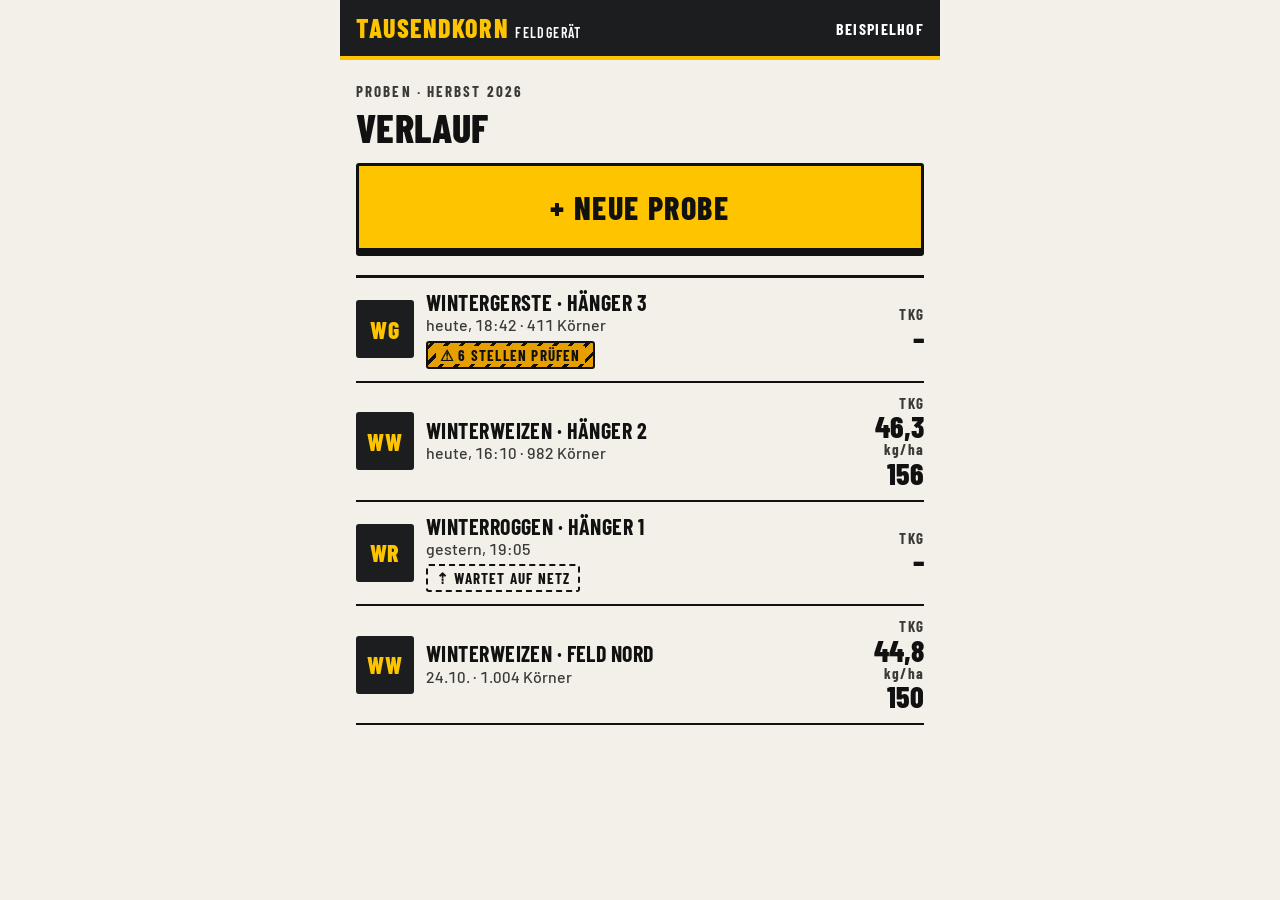
<file: design/feldgeraet/index.html>
<!doctype html>
<html lang="de">
<head>
<meta charset="utf-8">
<meta name="viewport" content="width=device-width, initial-scale=1, viewport-fit=cover">
<title>Tausendkorn · A Feldgerät</title>
<link rel="preconnect" href="https://fonts.googleapis.com">
<link rel="preconnect" href="https://fonts.gstatic.com" crossorigin>
<link href="https://fonts.googleapis.com/css2?family=Barlow+Condensed:wght@500;600;700;800&family=Barlow:wght@400;500;600;700&display=swap" rel="stylesheet">
<style>
/* A · Feldgerät — Bedienterminal am Schlepper. Hart, laut, aus 2 m lesbar. */
:root {
  --paper: #F2F0E8;      /* Grund: gebrochenes Weiß, blendet weniger als #FFF */
  --plate: #FFFFFF;      /* Anzeigefelder */
  --ink: #111111;        /* 17,5:1 auf paper */
  --ink-2: #3A3A38;      /* 10:1 */
  --steel: #1C1D1F;      /* Typenschild, Kopf */
  --signal: #FFC400;     /* Signalgelb, nur mit schwarzer Schrift */
  --mark: #0057B8;       /* gezählt (Okabe-Ito-Blau, abgedunkelt) */
  --unsure: #E69F00;     /* unsicher: Orange + Schraffur + Nummer */
  --ok: #0057B8;         /* bestätigt = gleiches Blau + Haken */
  --line: #111111;

  --s1: 4px; --s2: 8px; --s3: 12px; --s4: 16px; --s5: 24px; --s6: 32px; --s7: 48px;
  --r: 3px;              /* gefräste Kanten, kaum Rundung */
  --bw: 3px;             /* Rahmenstärke */
  --tap: 64px;

  --t-fast: 120ms; --t-mid: 220ms; --t-zoom: 420ms;
  --e-mech: cubic-bezier(.2, .9, .1, 1);   /* schnell an, hart gestoppt */
  --e-stamp: cubic-bezier(.3, 1.4, .5, 1); /* Stempel: 1 kleiner Überschlag */

  --f-cond: "Barlow Condensed", "Arial Narrow", sans-serif;
  --f-body: "Barlow", system-ui, sans-serif;
}
* { box-sizing: border-box; }
html { -webkit-text-size-adjust: 100%; background: var(--paper); }
body { margin: 0; color: var(--ink); font: 500 19px/1.4 var(--f-body); background: var(--paper);
  font-variant-numeric: tabular-nums; }
button, input { font: inherit; color: inherit; }
.app { max-width: 600px; margin: 0 auto; min-height: 100vh; position: relative; }

/* Kopf: Typenschild */
.head { position: sticky; top: 0; z-index: 10; background: var(--steel); color: #fff;
  display: flex; align-items: center; gap: var(--s3); min-height: 60px;
  padding: calc(env(safe-area-inset-top) + 6px) var(--s4) 6px; border-bottom: 4px solid var(--signal); }
.brand { font: 800 26px/1 var(--f-cond); letter-spacing: .06em; text-transform: uppercase; color: var(--signal); }
.brand small { color: #fff; font-weight: 600; letter-spacing: .1em; font-size: 14px; margin-left: 6px; }
.head .back { min-width: 56px; min-height: 48px; border: 2px solid #fff; background: none; color: #fff;
  border-radius: var(--r); font: 700 22px var(--f-cond); cursor: pointer; }
.head .right { margin-left: auto; font: 700 16px var(--f-cond); letter-spacing: .08em; text-transform: uppercase; }
.head .right button { background: none; border: 2px solid #fff; color: #fff; min-height: 48px; padding: 0 var(--s3);
  border-radius: var(--r); font: 700 17px var(--f-cond); letter-spacing: .06em; text-transform: uppercase; cursor: pointer; }

/* Bildschirme */
.screen { display: none; padding: var(--s5) var(--s4) calc(var(--s7) + env(safe-area-inset-bottom)); }
.screen.is-active { display: block; animation: slide var(--t-mid) var(--e-mech); }
@keyframes slide { from { transform: translateX(18px); opacity: 0; } }
.rm .screen.is-active { animation: none; }
.label { font: 700 15px/1 var(--f-cond); letter-spacing: .14em; text-transform: uppercase; color: var(--ink-2); }
h1 { font: 800 40px/1 var(--f-cond); text-transform: uppercase; letter-spacing: .01em; margin: var(--s2) 0 var(--s4); }
p { margin: 0 0 var(--s3); }

/* Knöpfe */
.btn { display: flex; align-items: center; justify-content: center; gap: var(--s3); width: 100%;
  min-height: var(--tap); padding: var(--s3) var(--s5); border: var(--bw) solid var(--ink); border-radius: var(--r);
  background: var(--signal); color: var(--ink); font: 800 26px/1 var(--f-cond); letter-spacing: .05em;
  text-transform: uppercase; cursor: pointer; touch-action: manipulation; box-shadow: 0 5px 0 var(--ink);
  transition: transform var(--t-fast) var(--e-mech), box-shadow var(--t-fast) var(--e-mech); }
.btn:active { transform: translateY(4px); box-shadow: 0 1px 0 var(--ink); }
.btn.big { min-height: 88px; font-size: 32px; }
.btn.ghost { background: var(--plate); }
.btn.dark { background: var(--steel); color: var(--signal); }
.btn + .btn { margin-top: var(--s4); }
.link { display: block; width: 100%; background: none; border: 0; min-height: 56px; font: 700 19px var(--f-body);
  text-decoration: underline; text-underline-offset: 4px; cursor: pointer; color: var(--ink); }
.row { display: flex; gap: var(--s3); } .row > * { flex: 1; margin: 0 !important; }

/* Verlauf */
.list { list-style: none; padding: 0; margin: var(--s5) 0 0; border-top: var(--bw) solid var(--ink); }
.item { display: grid; grid-template-columns: 58px 1fr auto; gap: var(--s3); align-items: center;
  padding: var(--s3) 0; border-bottom: 2px solid var(--ink); min-height: 88px; position: relative; cursor: pointer; }
.code { width: 58px; height: 58px; display: grid; place-items: center; background: var(--steel); color: var(--signal);
  font: 800 24px var(--f-cond); border-radius: var(--r); letter-spacing: .04em; }
.item h3 { margin: 0; font: 700 22px/1.1 var(--f-cond); text-transform: uppercase; letter-spacing: .02em; }
.item .meta { font-size: 16px; color: var(--ink-2); }
.read { text-align: right; font: 700 15px/1.1 var(--f-cond); letter-spacing: .08em; color: var(--ink-2); }
.read b { display: block; font: 800 30px/1 var(--f-cond); color: var(--ink); letter-spacing: 0; }
.badge { display: inline-flex; align-items: center; gap: 6px; margin-top: 4px; padding: 3px 8px;
  font: 700 15px/1.2 var(--f-cond); letter-spacing: .08em; text-transform: uppercase; border: 2px solid var(--ink); border-radius: var(--r); }
.badge.warn { background: repeating-linear-gradient(-45deg, var(--unsure) 0 8px, #111 8px 11px);
  color: #111; } .badge.warn span { background: var(--unsure); padding: 0 4px; }
.badge.wait { border-style: dashed; }

/* Anleitung */
.steps { counter-reset: s; display: grid; gap: var(--s4); margin: var(--s4) 0 var(--s6); }
.step { display: grid; grid-template-columns: 112px 1fr; gap: var(--s4); align-items: center;
  background: var(--plate); border: var(--bw) solid var(--ink); border-radius: var(--r); padding: var(--s3); }
.step svg { width: 112px; height: 96px; display: block; }
.step b { display: block; font: 800 22px/1.05 var(--f-cond); text-transform: uppercase; margin-bottom: 4px; }
.step b::before { counter-increment: s; content: counter(s); display: inline-grid; place-items: center;
  width: 30px; height: 30px; margin-right: 8px; background: var(--signal); border: 2px solid var(--ink);
  font-size: 20px; vertical-align: 2px; }
.step p { margin: 0; font-size: 17px; line-height: 1.35; }
.ill { fill: none; stroke: var(--ink); stroke-width: 3; stroke-linecap: round; stroke-linejoin: round; }
.ill .k { fill: #C9875F; stroke: var(--ink); stroke-width: 2; }
.ill .y { fill: var(--signal); }

/* Anzeige (Zählwerk) */
.panel { background: var(--steel); color: #fff; border-radius: var(--r); padding: var(--s3) var(--s4); margin-bottom: var(--s3);
  display: grid; grid-template-columns: 1fr auto; align-items: end; gap: var(--s2); }
.panel .label { color: #BDBDB8; }
.odo { display: inline-flex; font: 800 64px/1 var(--f-cond); color: var(--signal); height: 64px; overflow: hidden; }
.odo .d { display: block; height: 64px; overflow: hidden; width: .52em; text-align: center; }
.odo .d i { display: block; font-style: normal; transition: transform 520ms var(--e-stamp); }
.rm .odo .d i { transition: none; }
.odo .d i span { display: block; height: 64px; }
.panel .unit { font: 700 22px var(--f-cond); letter-spacing: .1em; text-transform: uppercase; margin-left: 8px; }
.segs { grid-column: 1 / -1; display: grid; grid-template-columns: repeat(66, 1fr); gap: 2px; height: 10px; }
.segs i { background: #3B3D40; }
.segs i.on { background: var(--signal); }
.panel .tiles { font: 700 17px var(--f-cond); letter-spacing: .08em; text-transform: uppercase; text-align: right; color: #fff; }

/* Foto + Marken */
.photo { position: relative; background: #000; border: var(--bw) solid var(--ink); border-radius: var(--r); overflow: hidden; }
.photo svg { display: block; width: 100%; height: auto; aspect-ratio: 1200 / 1432; touch-action: manipulation; }
.photo svg.is-zoomed, #pr[data-mode="check"] .photo svg { aspect-ratio: 1 / 1; }
.ph-veil rect { fill: #000; opacity: 0; transition: opacity var(--t-mid); }
.mk { opacity: 0; }
.mk.in { opacity: 1; animation: stamp 160ms var(--e-stamp) both; }
@keyframes stamp { from { opacity: 0; } }
.mk .mk-dot, .mk .mk-halo { transform-box: fill-box; transform-origin: center; }
.mk.in .mk-dot { animation: dot 160ms var(--e-stamp) both; animation-delay: inherit; }
@keyframes dot { from { transform: scale(1.9); } }
.mk-halo { fill: #fff; } .mk-dot { fill: var(--mark); }
.mk-x { stroke: none; }
.mk.added .mk-halo { fill: var(--signal); stroke: #111; stroke-width: 1.2; }
.mk.removed .mk-dot { fill: #fff; } .mk.removed .mk-halo { fill: #111; opacity: .65; }
.mk.removed .mk-x { stroke: #fff; stroke-width: 1.6; }
.rm .mk.in, .rm .mk.in .mk-dot { animation: none; }
.tileflash { fill: none; stroke: var(--signal); stroke-width: calc(var(--k) * 3px); opacity: 0; }
.tileflash.go { animation: flash 420ms var(--e-mech); }
@keyframes flash { 0% { opacity: 1; } 100% { opacity: 0; } }
.ck { opacity: 0; cursor: pointer; }
.ck.in { opacity: 1; transition: opacity var(--t-mid); }
.ck-box { fill: var(--unsure); fill-opacity: 0; stroke: url(#tk-hatch); stroke-width: calc(var(--k) * 6px); }
.hatch-a { fill: var(--unsure); } .hatch-b { fill: #111; }
.ck.in:not(.done) .ck-box { animation: breathe 2.4s ease-in-out infinite; }
@keyframes breathe { 50% { fill-opacity: .32; } }
.rm .ck.in .ck-box { animation: none; fill-opacity: .18; }
.ck-tag circle { fill: #111; stroke: var(--unsure); stroke-width: 3; }
.ck-tag text { fill: #fff; font: 800 15px var(--f-cond); }
.ck.done .ck-box { stroke: var(--ok); stroke-dasharray: none; fill-opacity: 0; }
.ck.done .ck-tag circle { fill: var(--ok); stroke: #fff; }
#pr[data-mode="check"] .ck:not(.active) { opacity: .25; }
#pr[data-mode="check"] .ck.active .ck-box { animation: none; fill-opacity: 0; }

/* Prüfen-Leisten */
.hazard { height: 12px; background: repeating-linear-gradient(-45deg, var(--unsure) 0 12px, #111 12px 20px); margin: var(--s4) 0 var(--s3); border-radius: var(--r); }
.sheet { margin-top: var(--s4); }
.q { font: 600 21px/1.3 var(--f-body); margin: var(--s2) 0 var(--s3); }
.mini { display: flex; justify-content: space-between; align-items: baseline; border-top: 2px solid var(--ink); padding-top: var(--s2); margin-bottom: var(--s4); }
.mini b { font: 800 32px var(--f-cond); }
.plate { display: inline-block; background: var(--signal); border: 2px solid var(--ink); padding: 2px 10px; font: 800 18px var(--f-cond); letter-spacing: .1em; text-transform: uppercase; }
.hint { font-size: 16px; color: var(--ink-2); }
#pr[data-mode="check"] .panel { display: none; }
.plate { white-space: nowrap; }
.row .btn { font-size: 22px; white-space: nowrap; padding: var(--s2); }
[hidden] { display: none !important; }

/* Ergebnis */
.res { display: grid; gap: var(--s3); }
.res > *, .two > * { min-width: 0; }
.cell { background: var(--plate); border: var(--bw) solid var(--ink); border-radius: var(--r); padding: var(--s3) var(--s4); }
.cell .val { font: 800 56px/1 var(--f-cond); display: flex; align-items: baseline; gap: 8px; margin-top: 6px; }
.cell .val small { font: 700 22px var(--f-cond); letter-spacing: .06em; }
.cell .status { margin-top: var(--s2); font: 700 17px var(--f-cond); letter-spacing: .06em; text-transform: uppercase; display: flex; gap: 8px; align-items: center; }
.ca { font: 700 28px var(--f-cond); color: var(--ink-2); }
.inp { display: flex; align-items: stretch; gap: var(--s2); margin-top: var(--s2); }
.inp input { flex: 1; min-width: 0; width: 100%; min-height: var(--tap); border: var(--bw) solid var(--ink); border-radius: var(--r);
  font: 800 40px var(--f-cond); padding: 0 var(--s3); background: #fff; text-align: right; }
.inp .u { display: grid; place-items: center; min-width: 64px; font: 700 20px var(--f-cond); background: var(--steel); color: #fff; border-radius: var(--r); padding: 0 8px; text-align: center; line-height: 1; }
.inp button { min-width: 72px; border: var(--bw) solid var(--ink); background: var(--paper); border-radius: var(--r); font: 800 26px var(--f-cond); cursor: pointer; }
.big-out { background: var(--signal); border: var(--bw) solid var(--ink); border-radius: var(--r); padding: var(--s4); box-shadow: 0 6px 0 var(--ink); margin-top: var(--s2); }
.big-out .val { font: 800 96px/.9 var(--f-cond); display: flex; align-items: baseline; gap: 10px; }
.big-out .val small { font-size: 30px; }
.pm { font: 800 28px var(--f-cond); margin-top: 6px; }
.formula { font: 600 16px/1.4 var(--f-body); border-top: 2px solid var(--ink); margin-top: var(--s3); padding-top: var(--s2); }
.settle { animation: settle 520ms var(--e-stamp); } @keyframes settle { from { transform: translateY(-8px); } }
.rm .settle { animation: none; }
.seg { display: grid; grid-template-columns: 1fr 1fr; border: var(--bw) solid var(--ink); border-radius: var(--r); overflow: hidden; margin: var(--s2) 0 var(--s3); }
.seg button { min-height: 56px; border: 0; background: #fff; font: 800 22px var(--f-cond); cursor: pointer; }
.seg button[aria-pressed="true"] { background: var(--steel); color: var(--signal); }
.two { display: grid; grid-template-columns: 1fr 1fr; gap: var(--s3); }
@media (max-width: 420px) { .two { grid-template-columns: 1fr; } h1 { font-size: 36px; } .big-out .val { font-size: 84px; } }
:focus-visible { outline: 4px solid var(--mark); outline-offset: 3px; }
</style>
</head>
<body>
<div class="app">
  <header class="head">
    <button class="back" data-go="start" aria-label="Zurück" hidden>‹</button>
    <div class="brand">Tausendkorn<small>Feldgerät</small></div>
    <div class="right" id="headRight"></div>
  </header>

  <!-- 0 · Verlauf -->
  <section class="screen" data-screen="start">
    <div class="label">Proben · Herbst 2026</div>
    <h1>Verlauf</h1>
    <button class="btn big" data-go="foto">+ Neue Probe</button>
    <ul class="list">
      <li class="item" data-go="pruefen">
        <div class="code">WG</div>
        <div><h3>Wintergerste · Hänger 3</h3><div class="meta">heute, 18:42 · 411 Körner</div>
          <span class="badge warn"><span>⚠ 6 Stellen prüfen</span></span></div>
        <div class="read">TKG<b>–</b></div>
      </li>
      <li class="item" data-go="ergebnis">
        <div class="code">WW</div>
        <div><h3>Winterweizen · Hänger 2</h3><div class="meta">heute, 16:10 · 982 Körner</div></div>
        <div class="read">TKG <b>46,3</b>kg/ha <b>156</b></div>
      </li>
      <li class="item">
        <div class="code">WR</div>
        <div><h3>Winterroggen · Hänger 1</h3><div class="meta">gestern, 19:05</div>
          <span class="badge wait">⇡ Wartet auf Netz</span></div>
        <div class="read">TKG<b>–</b></div>
      </li>
      <li class="item">
        <div class="code">WW</div>
        <div><h3>Winterweizen · Feld Nord</h3><div class="meta">24.10. · 1.004 Körner</div></div>
        <div class="read">TKG <b>44,8</b>kg/ha <b>150</b></div>
      </li>
    </ul>
  </section>

  <!-- 2 · Foto-Anleitung -->
  <section class="screen" data-screen="foto">
    <div class="label">Schritt 2 von 4 · Wintergerste</div>
    <h1>Körner fotografieren</h1>
    <div class="steps">
      <div class="step">
        <svg viewBox="0 0 112 96" class="ill" aria-hidden="true">
          <path d="M18 70 L30 30 L54 30 L66 70 Z"/><path d="M24 30 q18 -14 36 0"/>
          <ellipse class="k" cx="86" cy="64" rx="7" ry="3.5" transform="rotate(-30 86 64)"/>
          <ellipse class="k" cx="94" cy="74" rx="7" ry="3.5" transform="rotate(20 94 74)"/>
          <ellipse class="k" cx="80" cy="80" rx="7" ry="3.5" transform="rotate(60 80 80)"/>
          <path d="M66 50 q12 -6 18 8"/><path d="M80 52 l4 6 l-7 1"/>
        </svg>
        <div><b>Mischen</b><p>Von mehreren Stellen im Sack oder Hänger je etwas nehmen. Eine Handvoll, 500–1000 Körner.</p></div>
      </div>
      <div class="step">
        <svg viewBox="0 0 112 96" class="ill" aria-hidden="true">
          <rect x="22" y="8" width="62" height="82" class="y" style="fill:#fff"/>
          <g>
            <ellipse class="k" cx="40" cy="34" rx="6" ry="3" transform="rotate(-20 40 34)"/><ellipse class="k" cx="56" cy="30" rx="6" ry="3" transform="rotate(40 56 30)"/>
            <ellipse class="k" cx="66" cy="44" rx="6" ry="3" transform="rotate(-50 66 44)"/><ellipse class="k" cx="46" cy="52" rx="6" ry="3" transform="rotate(10 46 52)"/>
            <ellipse class="k" cx="60" cy="62" rx="6" ry="3" transform="rotate(70 60 62)"/><ellipse class="k" cx="38" cy="68" rx="6" ry="3" transform="rotate(-60 38 68)"/>
          </g>
          <path d="M92 40 q10 10 0 22" /><path d="M88 58 l4 4 l4 -5"/>
        </svg>
        <div><b>Verteilen</b><p>Bruch, Spreu, Steine heraus. Auf weißem A4-Blatt glattstreichen, keine Häufchen.</p></div>
      </div>
      <div class="step">
        <svg viewBox="0 0 112 96" class="ill" aria-hidden="true">
          <rect x="34" y="6" width="44" height="30" rx="4" class="y"/><circle cx="56" cy="21" r="8" style="fill:#fff"/>
          <path d="M56 40 v14" stroke-dasharray="3 5"/><path d="M50 50 l6 6 l6 -6"/>
          <path d="M14 66 L98 66 L90 90 L22 90 Z" style="fill:#fff"/>
        </svg>
        <div><b>Von oben</b><p>Ganzes Blatt im Bild, kein eigener Schatten. Gerät ruhig halten.</p></div>
      </div>
    </div>
    <button class="btn big" data-go="pruefen">◉ Kamera öffnen</button>
    <button class="link" data-go="pruefen">Foto aus Galerie wählen</button>
  </section>

  <!-- 3/4 · Zählen + Prüfen -->
  <section class="screen" data-screen="pruefen" id="pr" data-mode="count">
    <div class="panel" aria-live="polite">
      <div><div class="label" id="prLabel">Wird gezählt</div>
        <div style="display:flex;align-items:baseline"><span class="odo" id="odo" aria-label="0 Körner"></span><span class="unit">Körner</span></div></div>
      <div class="tiles" id="tiles">0 / 66<br>Ausschnitte</div>
      <div class="segs" id="segs"></div>
    </div>
    <div class="photo"><svg id="ph" role="img" aria-label="Foto der Probe mit Markierungen"></svg></div>

    <div id="ovr" hidden>
      <div class="hazard"></div>
      <h1 style="margin-bottom:var(--s2)">6 Stellen prüfen</h1>
      <p>Hier war die Zählung unsicher. Etwa 1 Minute. Tippen Sie eine Nummer an oder starten Sie bei 1.</p>
      <button class="btn big" id="startCheck">Prüfen starten</button>
      <button class="link" id="skip">Später prüfen · weiter zum Ergebnis</button>
    </div>

    <div id="chk" class="sheet" hidden>
      <span class="plate" id="chkN">Stelle 1 / 6</span>
      <span class="hint" style="margin-left:8px">Korn tippen = setzen · Punkt tippen = weg</span>
      <p class="q" id="chkQ"></p>
      <div class="mini"><span class="label">In diesem Ausschnitt</span><b id="chkC">0</b></div>
      <button class="btn big" id="ok">✓ Stimmt so</button>
      <div class="row" style="margin-top:var(--s4)">
        <button class="btn ghost" id="undo">↶ Rückgängig</button>
        <button class="btn ghost" id="later">Später</button>
      </div>
    </div>
  </section>

  <!-- 5 · Ergebnis + Saatgutrechner -->
  <section class="screen" data-screen="ergebnis">
    <div class="label">Wintergerste mehrzeilig · Hänger 3</div>
    <h1>Ergebnis</h1>
    <div class="res">
      <div class="cell">
        <div class="label">Körner auf dem Foto</div>
        <div class="val"><span class="ca" id="rCa">ca.</span><span id="rN">411</span><small>Körner</small></div>
        <div class="status" id="rStatus"></div>
      </div>
      <div class="cell">
        <div class="label">Gewicht dieser Körner</div>
        <div class="inp"><input id="gIn" inputmode="decimal" value="19,6" aria-label="Gewicht in Gramm"><span class="u">g</span></div>
        <div class="hint" style="margin-top:6px">Alle Körner vom Blatt in die tarierte Schale. Waage mit 0,1 g.</div>
      </div>
      <div class="cell">
        <div class="label">TKG · Tausendkorngewicht</div>
        <div class="val"><span id="rTkg">47,7</span><small>g</small></div>
      </div>
      <div class="two">
        <div class="cell">
          <div class="label">Saatstärke</div>
          <div class="inp"><button id="sMinus" aria-label="minus 10">−</button><input id="sIn" inputmode="numeric" value="300" style="font-size:34px;text-align:center" aria-label="keimfähige Körner pro Quadratmeter"><button id="sPlus" aria-label="plus 10">+</button></div>
          <div class="hint" style="margin-top:6px">keimf. Körner/m² · üblich 270–320</div>
        </div>
        <div class="cell">
          <div class="label">Keimfähigkeit</div>
          <div class="inp"><input id="kIn" inputmode="decimal" value="95"><span class="u">%</span></div>
          <div class="hint" style="margin-top:6px">steht auf dem Sacketikett</div>
        </div>
      </div>
      <div class="big-out" id="out">
        <div class="label" style="color:#111">Aussaatmenge</div>
        <div class="val"><span id="rKg">151</span><small>kg/ha</small></div>
        <div class="pm" id="rPm"></div>
        <div class="formula" id="rF"></div>
      </div>
      <div class="cell">
        <div class="label">Abdrehprobe an der Drillmaschine</div>
        <div class="seg" role="group" aria-label="Abgedrehte Fläche">
          <button aria-pressed="true" data-f="40">1/40 ha</button><button aria-pressed="false" data-f="10">1/10 ha</button>
        </div>
        <div class="val" style="font-size:48px"><span id="rAb">3,77</span><small>kg auffangen</small></div>
        <div class="hint">Die App ersetzt die Abdrehprobe nicht. Drillmaschine auf diese Menge abdrehen.</div>
      </div>
      <button class="btn big" data-go="start">Speichern</button>
      <button class="btn ghost" data-go="foto">Nächste Probe · gleiche Sorte</button>
    </div>
  </section>
</div>

<script src="../shared/sample.js"></script>
<script src="../shared/tk.js"></script>
<script>
const $ = (s) => document.querySelector(s);
const S = TK.S, st = TK.state;
TK.screens({ start: 'start' });

// Zählwerk: jede Ziffer eine Walze, rollt mechanisch und rastet ein.
const odo = $('#odo'); const DIG = 4;
odo.innerHTML = Array.from({ length: DIG }, () => '<span class="d"><i>' + Array.from({ length: 10 }, (_, n) => '<span>' + n + '</span>').join('') + '</i></span>').join('');
function setOdo(n) {
  const s = String(Math.round(n)).padStart(DIG, '0');
  [...odo.children].forEach((d, i) => { d.firstChild.style.transform = `translateY(${-s[i] * 64}px)`; d.style.opacity = (i < DIG - String(Math.round(n)).length && n < 1000) ? .35 : 1; });
  odo.setAttribute('aria-label', Math.round(n) + ' Körner');
}
setOdo(0);
const segs = $('#segs'); segs.innerHTML = '<i></i>'.repeat(66);

const ph = new TK.Photo($("#ph"), { pad: 60 });
const flash = document.createElementNS('http://www.w3.org/2000/svg', 'rect');
flash.setAttribute('class', 'tileflash'); $('#ph').appendChild(flash);
let counted = false, cur = 0;
const pr = $('#pr');
function mode(m) { pr.dataset.mode = m; $('#ovr').hidden = m !== 'overview'; $('#chk').hidden = m !== 'check'; }
function head(name) {
  $('.back').hidden = name === 'start';
  $('#headRight').innerHTML = name === 'pruefen' && pr.dataset.mode === 'check' ? '' : (name === 'start' ? 'Beispielhof' : '');
}
document.addEventListener('tk:screen', async (e) => {
  head(e.detail.name);
  if (e.detail.name === 'pruefen' && !counted) {
    counted = true; mode('count');
    await TK.wait(250);
    const total = TK.tiles(150).length;
    segs.style.gridTemplateColumns = `repeat(${total},1fr)`; segs.innerHTML = '<i></i>'.repeat(total);
    await ph.reveal({ ms: 2600, cell: 150, onTile: (n, i, tot, t) => {
      setOdo(n); $('#tiles').innerHTML = `${i} / ${tot}<br>Ausschnitte`;
      [...segs.children].slice(0, i).forEach((s) => s.classList.add('on'));
      if (t && !TK.reduced()) { flash.setAttribute('x', t.cx * 150); flash.setAttribute('y', t.cy * 150); flash.setAttribute('width', 150); flash.setAttribute('height', 150); flash.classList.remove('go'); void flash.getBBox(); flash.classList.add('go'); }
    } });
    $('#prLabel').textContent = 'Gezählt · 6 Stellen unsicher';
    mode('overview');
    // Demo: ?check=2 springt direkt in Stelle 2 (für Screenshots).
    const qc = new URLSearchParams(location.search).get('check'); if (qc) openCheck(+qc - 1);
  }
  if (e.detail.name === 'ergebnis') renderResult(true);
});

ph.onCheckTap = (i) => openCheck(i);
ph.on((n) => { setOdo(n); st.count = n; $('#chkC').textContent = ph.countIn(S.checks[cur].region); });
async function openCheck(i) {
  cur = i; mode('check'); window.scrollTo(0, 0);
  ph.setChecks((g, j) => g.classList.toggle('active', j === i));
  $('#chkN').textContent = `Stelle ${i + 1} / ${S.checks.length}`;
  $('#chkQ').textContent = S.checks[i].comment.replace(/\.$/, '') + '. Stimmt das?';
  $('#chkC').textContent = ph.countIn(S.checks[i].region);
  $('#headRight').innerHTML = '';
  await ph.zoomTo(S.checks[i].region, 420);
  ph.enableTap(true);
}
async function closeChecks() {
  ph.enableTap(false); ph.setChecks((g) => g.classList.remove('active'));
  await ph.zoomTo(null, 380); mode('overview');
}
$('#startCheck').onclick = () => { const next = S.checks.findIndex((_, j) => !st.checked.has(j)); openCheck(next < 0 ? 0 : next); };
$('#ok').onclick = async () => {
  st.checked.add(cur); ph.setChecks((g, j) => g.classList.toggle('done', st.checked.has(j)));
  const next = S.checks.findIndex((_, j) => !st.checked.has(j));
  if (next < 0) { await closeChecks(); TK.go('ergebnis'); } else openCheck(next);
};
$('#undo').onclick = () => ph.undo();
$('#later').onclick = async () => { await closeChecks(); TK.go('ergebnis'); };
$('#skip').onclick = () => TK.go('ergebnis');

// Ergebnis
let frac = 40;
document.querySelectorAll('.seg button').forEach((b) => b.onclick = () => {
  frac = +b.dataset.f; document.querySelectorAll('.seg button').forEach((x) => x.setAttribute('aria-pressed', x === b)); renderResult(false);
});
$('#sMinus').onclick = () => { $('#sIn').value = TK.num($('#sIn').value) - 10; renderResult(false); };
$('#sPlus').onclick = () => { $('#sIn').value = TK.num($('#sIn').value) + 10; renderResult(false); };
['#gIn', '#sIn', '#kIn'].forEach((s) => $(s).addEventListener('input', () => renderResult(false)));
function renderResult(animate) {
  const u = TK.unchecked();
  const r = TK.calc({ count: st.count, gramm: TK.num($('#gIn').value), keimf: TK.num($('#kIn').value), saat: TK.num($('#sIn').value), unchecked: u });
  $('#rCa').hidden = u === 0;
  $('#rStatus').innerHTML = u === 0 ? '<span class="badge" style="background:#fff;color:var(--ok);border-color:var(--ok)">✓ Prüfstellen bestätigt</span>'
    : `<span class="badge warn"><span>⚠ ${u} Stellen ungeprüft</span></span> <button class="link" style="width:auto;min-height:44px;font-size:17px" data-go="pruefen">Jetzt prüfen</button>`;
  if (!isFinite(r.kgha)) { $('#rKg').textContent = '–'; return; }
  const kg = Math.round(r.kgha);
  $('#rTkg').textContent = TK.fmt(r.tkg, 1);
  $('#rPm').textContent = u ? `ca. ${TK.fmt(r.lo)}–${TK.fmt(r.hi)} kg/ha (± ${TK.fmt(r.pm)})` : '± ' + TK.fmt(r.pm) + ' kg/ha';
  $('#rF').textContent = `${TK.fmt(TK.num($('#sIn').value))} keimf. K./m² ÷ ${TK.fmt(TK.num($('#kIn').value))} % × ${TK.fmt(r.tkg, 1)} g = ${kg} kg/ha · ${TK.fmt(r.koernerM2)} Körner/m² ablegen`;
  $('#rAb').textContent = TK.fmt(frac === 40 ? r.abdreh40 : r.abdreh10, 2);
  if (animate) {
    $('#rPm').style.visibility = 'hidden';
    TK.countTo($('#rN'), st.count, { ms: 500 });
    TK.countTo($('#rKg'), kg, { ms: 650, ease: TK.ease.settle }).then(() => { $('#rPm').style.visibility = ''; $('#out').classList.remove('settle'); void $('#out').offsetWidth; $('#out').classList.add('settle'); });
  } else { $('#rKg').textContent = kg; $('#rN').textContent = st.count; }
}
</script>
</body>
</html>
</file>
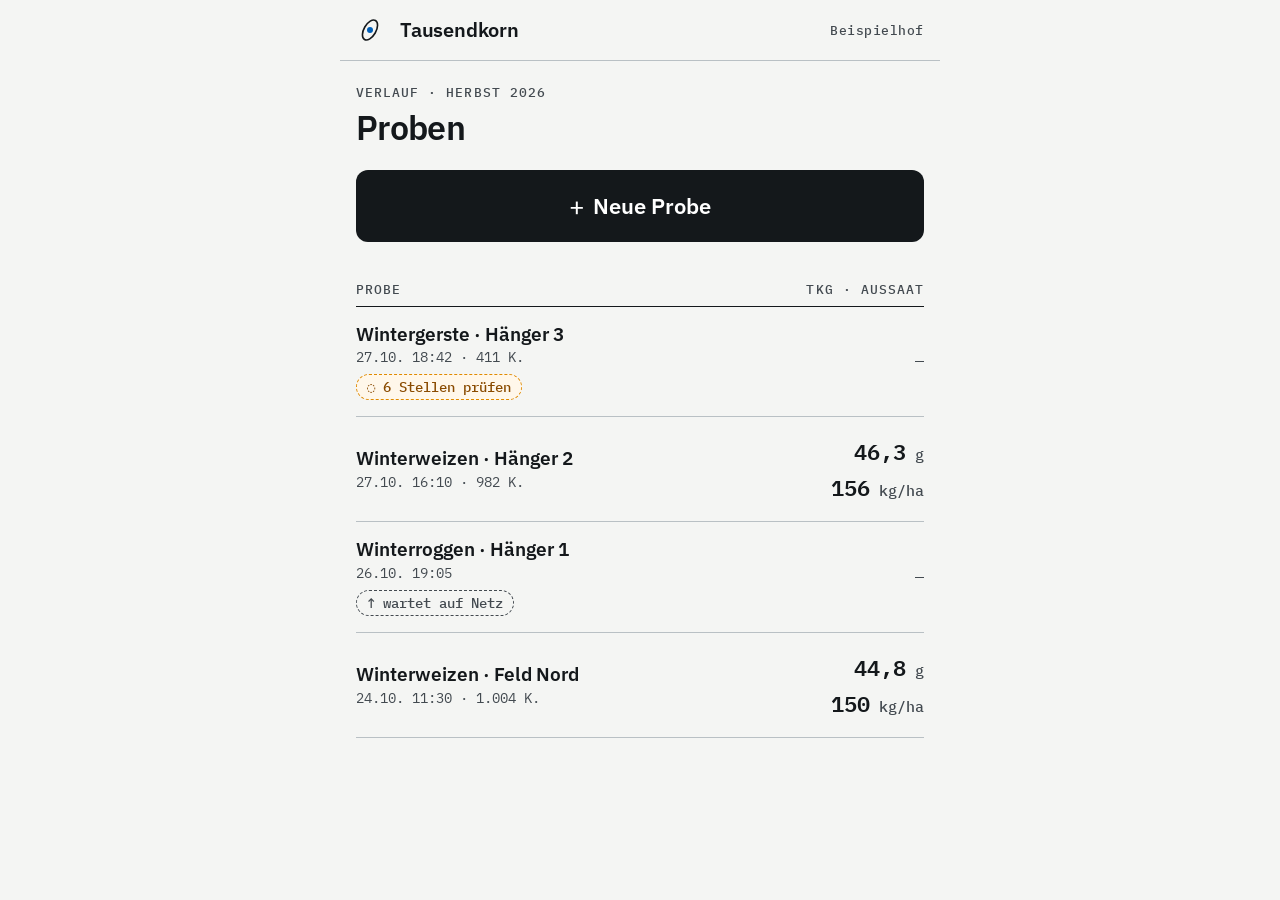
<file: design/labor/index.html>
<!doctype html>
<html lang="de">
<head>
<meta charset="utf-8">
<meta name="viewport" content="width=device-width, initial-scale=1, viewport-fit=cover">
<title>Tausendkorn · B Labor</title>
<link rel="preconnect" href="https://fonts.googleapis.com">
<link rel="preconnect" href="https://fonts.gstatic.com" crossorigin>
<link href="https://fonts.googleapis.com/css2?family=IBM+Plex+Mono:wght@400;500;600&family=IBM+Plex+Sans:wght@400;500;600;700&display=swap" rel="stylesheet">
<style>
/* B · Labor — ruhiges Präzisionsinstrument. Eine Anzeige, viel Luft, Millimeterraster. */
:root {
  --bg: #F4F5F3;         /* kühles Papier */
  --surface: #FFFFFF;
  --ink: #14181B;        /* Graphit, 16:1 */
  --ink-2: #434A50;      /* 8:1 auf bg */
  --rule: #B9C0C4;       /* Haarlinien, nur Struktur */
  --grid: #E2E6E7;       /* Millimeterraster */
  --mark: #005FB8;       /* gezählt */
  --mark-ring: #FFFFFF;
  --unsure: #E08A00;     /* unsicher: Strich-Rahmen + Nummer */
  --unsure-ink: #8A4B00; /* Text auf hell, 7:1 */
  --ok: #005FB8;

  --s1: 4px; --s2: 8px; --s3: 16px; --s4: 24px; --s5: 40px; --s6: 64px;
  --r: 12px; --r-s: 8px;
  --hair: 1.5px;
  --tap: 60px;

  --t-1: 160ms; --t-2: 280ms; --t-3: 460ms; --t-4: 700ms;
  --e-out: cubic-bezier(.16, 1, .3, 1);      /* weich abbremsen, kein Überschwingen */
  --e-io: cubic-bezier(.65, 0, .35, 1);

  --f-sans: "IBM Plex Sans", system-ui, sans-serif;
  --f-mono: "IBM Plex Mono", ui-monospace, monospace;
}
* { box-sizing: border-box; }
html { background: var(--bg); -webkit-text-size-adjust: 100%; }
body { margin: 0; color: var(--ink); font: 400 18px/1.5 var(--f-sans); background: var(--bg); font-variant-numeric: tabular-nums; }
button, input { font: inherit; color: inherit; }
.app { max-width: 600px; margin: 0 auto; min-height: 100vh; }
[hidden] { display: none !important; }

.head { display: flex; align-items: center; gap: var(--s3); padding: calc(env(safe-area-inset-top) + var(--s3)) var(--s3) var(--s3);
  border-bottom: var(--hair) solid var(--rule); background: var(--bg); position: sticky; top: 0; z-index: 10; }
.mark-logo { width: 28px; height: 28px; }
.brand { font: 600 20px/1 var(--f-sans); letter-spacing: -.01em; }
.serial { font: 500 13px var(--f-mono); color: var(--ink-2); letter-spacing: .04em; margin-left: auto; }
.back { width: 52px; height: 52px; border: var(--hair) solid var(--rule); border-radius: 50%; background: var(--surface); cursor: pointer; font-size: 22px; display: grid; place-items: center; }

.screen { display: none; padding: var(--s4) var(--s3) calc(var(--s6) + env(safe-area-inset-bottom)); }
.screen.is-active { display: block; animation: enter var(--t-2) var(--e-out); }
@keyframes enter { from { opacity: 0; transform: translateY(6px); } }
.rm .screen.is-active { animation: none; }

.eyebrow { font: 500 13px/1.2 var(--f-mono); letter-spacing: .08em; text-transform: uppercase; color: var(--ink-2); }
h1 { font: 600 34px/1.1 var(--f-sans); letter-spacing: -.02em; margin: var(--s2) 0 var(--s4); }
p { margin: 0 0 var(--s3); }
.muted { color: var(--ink-2); }

.btn { display: flex; align-items: center; justify-content: center; gap: var(--s2); width: 100%; min-height: var(--tap);
  border: 0; border-radius: var(--r); background: var(--ink); color: #fff; font: 600 20px var(--f-sans);
  cursor: pointer; touch-action: manipulation; transition: transform var(--t-1) var(--e-out), background var(--t-1); }
.btn:active { transform: scale(.985); background: #000; }
.btn.lg { min-height: 72px; font-size: 22px; }
.btn.line { background: var(--surface); color: var(--ink); box-shadow: inset 0 0 0 var(--hair) var(--ink); }
.btn + .btn { margin-top: var(--s2); }
.txt { display: block; width: 100%; min-height: 56px; background: none; border: 0; font: 500 18px var(--f-sans); color: var(--ink); text-decoration: underline; text-underline-offset: 4px; cursor: pointer; }
.row { display: flex; gap: var(--s2); } .row > * { flex: 1; margin: 0 !important; }

/* Verlauf */
.list { margin: var(--s5) 0 0; padding: 0; list-style: none; }
.list-h { display: flex; justify-content: space-between; border-bottom: var(--hair) solid var(--ink); padding-bottom: var(--s2); }
.it { display: grid; grid-template-columns: 1fr auto; gap: var(--s3); padding: var(--s3) 0; border-bottom: var(--hair) solid var(--rule); cursor: pointer; min-height: 84px; align-items: center; }
.it h3 { margin: 0; font: 600 19px/1.25 var(--f-sans); }
.it .meta { font: 400 14px var(--f-mono); color: var(--ink-2); margin-top: 2px; }
.it .rd { text-align: right; font: 500 15px/1.35 var(--f-mono); color: var(--ink-2); }
.it .rd b { color: var(--ink); font: 600 22px var(--f-mono); }
.pill { display: inline-flex; gap: 6px; align-items: center; margin-top: var(--s2); padding: 3px 10px; border-radius: 99px;
  font: 500 14px var(--f-mono); border: var(--hair) dashed var(--unsure); color: var(--unsure-ink); background: #FFF7EA; }
.pill.wait { border-color: var(--ink-2); color: var(--ink-2); background: none; }

/* Anleitung */
.sop { margin: 0 0 var(--s5); padding: 0; list-style: none; border-top: var(--hair) solid var(--ink); }
.sop li { display: grid; grid-template-columns: 44px 1fr 96px; gap: var(--s3); padding: var(--s3) 0; border-bottom: var(--hair) solid var(--rule); align-items: start; }
.sop .n { font: 500 15px var(--f-mono); color: var(--ink-2); padding-top: 3px; }
.sop b { display: block; font: 600 19px/1.3 var(--f-sans); margin-bottom: 2px; }
.sop p { margin: 0; font-size: 16px; color: var(--ink-2); }
.sop svg { width: 96px; height: 72px; }
.fine { fill: none; stroke: var(--ink); stroke-width: 1.5; stroke-linecap: round; stroke-linejoin: round; }
.fine .k { fill: #E7C2AC; stroke: var(--ink); stroke-width: 1.2; }
.fine .a { stroke: var(--mark); }
.finder { position: relative; aspect-ratio: 3 / 4; border-radius: var(--r); background: #23282B; margin-bottom: var(--s3); overflow: hidden; display: grid; place-items: center; }
.finder .a4 { width: 62%; aspect-ratio: 210 / 297; position: relative; }
.finder .a4 i { position: absolute; width: 28px; height: 28px; border: 3px solid #fff; }
.finder .a4 i:nth-child(1) { top: 0; left: 0; border-right: 0; border-bottom: 0; }
.finder .a4 i:nth-child(2) { top: 0; right: 0; border-left: 0; border-bottom: 0; }
.finder .a4 i:nth-child(3) { bottom: 0; left: 0; border-right: 0; border-top: 0; }
.finder .a4 i:nth-child(4) { bottom: 0; right: 0; border-left: 0; border-top: 0; }
.finder .lbl { position: absolute; bottom: var(--s3); left: 0; right: 0; text-align: center; color: #fff; font: 500 14px var(--f-mono); letter-spacing: .06em; }
.finder .a4 b { position: absolute; inset: 0; border: 1.5px dashed rgba(255,255,255,.45); animation: find 2.8s var(--e-io) infinite; }
@keyframes find { 50% { inset: -6px; opacity: .3; } }
.rm .finder .a4 b { animation: none; }

/* Messanzeige */
.readout { display: grid; grid-template-columns: 1fr auto; align-items: end; margin-bottom: var(--s3); }
.readout .num { font: 600 68px/1 var(--f-mono); letter-spacing: -.04em; }
.readout .num small { font: 500 20px var(--f-sans); letter-spacing: 0; margin-left: 6px; color: var(--ink-2); }
.readout .side { text-align: right; font: 400 14px/1.4 var(--f-mono); color: var(--ink-2); }
.prog { grid-column: 1 / -1; height: 3px; background: var(--grid); margin-top: var(--s3); position: relative; overflow: hidden; border-radius: 2px; }
.prog i { position: absolute; inset: 0 auto 0 0; width: 0; background: var(--ink); transition: width 120ms linear; }

/* Foto im Messrahmen */
.frame { position: relative; padding: 18px 0 0 18px; }
.ruler { position: absolute; color: var(--ink-2); font: 500 10px var(--f-mono); }
.ruler.top { top: 0; left: 18px; right: 0; height: 18px;
  background: repeating-linear-gradient(90deg, var(--ink-2) 0 1px, transparent 1px 100%) 0 100% / calc(100% / 21) 10px no-repeat,
              repeating-linear-gradient(90deg, var(--rule) 0 1px, transparent 1px 100%) 0 100% / calc(100% / 42) 5px repeat-x; }
.ruler.left { top: 18px; left: 0; bottom: 0; width: 18px;
  background: repeating-linear-gradient(180deg, var(--rule) 0 1px, transparent 1px 100%) 100% 0 / 5px calc(100% / 34) repeat-y; }
.ruler.top span { position: absolute; top: 0; transform: translateX(-50%); }
.photo { position: relative; border-radius: var(--r-s); overflow: hidden; background: #2A2F33; }
.photo svg { display: block; width: 100%; height: auto; aspect-ratio: 1200 / 1432; touch-action: manipulation; }
#pr[data-mode="check"] .photo svg { aspect-ratio: 1 / 1; }
.ph-veil rect { fill: #fff; opacity: 0; }
.grid-ov { pointer-events: none; }
.grid-ov rect { fill: none; stroke: #fff; stroke-opacity: .55; stroke-width: calc(var(--k) * 1px); stroke-dasharray: calc(var(--k) * 2px) calc(var(--k) * 4px); }
.grid-ov rect.done { stroke-opacity: 0; transition: stroke-opacity 600ms var(--e-out); }
.mk { opacity: 0; }
.mk.in { opacity: 1; transition: opacity 240ms var(--e-out); transition-delay: inherit; }
.mk-halo { fill: none; stroke: var(--mark-ring); stroke-width: .9; }
.mk-dot { fill: var(--mark); }
.mk .mk-halo { stroke-dasharray: 40; stroke-dashoffset: 40; }
.mk.in .mk-halo { stroke-dashoffset: 0; transition: stroke-dashoffset 380ms var(--e-out); transition-delay: inherit; }
.rm .mk.in, .rm .mk.in .mk-halo { transition: none; }
.mk.added .mk-halo { stroke: var(--mark); stroke-width: 2; stroke-dasharray: none; stroke-dashoffset: 0; }
.mk.added .mk-dot { fill: #fff; stroke: var(--mark); stroke-width: 2; }
.mk.removed .mk-dot { fill: none; stroke: #fff; stroke-width: 1.2; } .mk.removed .mk-halo { stroke: none; }
.mk.removed .mk-x { stroke: #fff; stroke-width: 1.6; }
.ck { opacity: 0; cursor: pointer; }
.ck.in { opacity: 1; transition: opacity var(--t-3) var(--e-out); transition-delay: inherit; }
.ck-box { fill: none; stroke: var(--unsure); stroke-width: calc(var(--k) * 2.5px); stroke-dasharray: calc(var(--k) * 7px) calc(var(--k) * 5px); rx: calc(var(--k) * 6px); }
.ck.in:not(.done) .ck-box { animation: look 2.8s var(--e-io) infinite; }
@keyframes look { 50% { stroke-opacity: .35; } }
.rm .ck .ck-box { animation: none !important; stroke-width: calc(var(--k) * 4px); }
.ck-tag circle { fill: var(--unsure); stroke: #fff; stroke-width: 2; }
.ck-tag text { fill: #14181B; font: 600 13px var(--f-mono); }
.ck.done .ck-box { stroke: var(--ok); stroke-dasharray: none; }
.ck.done .ck-tag circle { fill: var(--ok); } .ck.done .ck-tag text { fill: #fff; }
#pr[data-mode="check"] .ck:not(.active) { opacity: .2; }
#pr[data-mode="check"] .ck.active .ck-box { animation: none; }

/* Navigator (Lage der Prüfstelle im Gesamtbild) */
.nav { position: absolute; right: 10px; bottom: 10px; width: 84px; border-radius: 6px; overflow: hidden; box-shadow: 0 0 0 1.5px #fff, 0 4px 14px rgba(0,0,0,.35); opacity: 0; transition: opacity var(--t-2); pointer-events: none; }
#pr[data-mode="check"] .nav { opacity: 1; }
.nav svg { display: block; width: 100%; height: auto; }
.nav rect.v { fill: none; stroke: var(--unsure); stroke-width: 22; transition: all var(--t-3) var(--e-io); }

.card { background: var(--surface); border-radius: var(--r); padding: var(--s4) var(--s3); margin-top: var(--s3); box-shadow: 0 0 0 var(--hair) var(--rule); }
.q { font: 500 20px/1.4 var(--f-sans); margin: var(--s2) 0 var(--s3); }
.kv { display: flex; justify-content: space-between; align-items: baseline; border-top: var(--hair) solid var(--rule); padding: var(--s2) 0 var(--s3); }
.kv b { font: 500 30px var(--f-mono); }
.legend { display: flex; gap: var(--s3); flex-wrap: wrap; font: 400 14px var(--f-mono); color: var(--ink-2); margin: var(--s3) 0; }
.legend span { display: inline-flex; gap: 6px; align-items: center; }
.legend i { width: 12px; height: 12px; border-radius: 50%; background: var(--mark); box-shadow: 0 0 0 2px #fff, 0 0 0 3px var(--rule); }
.legend i.u { border-radius: 2px; background: none; border: 2px dashed var(--unsure); box-shadow: none; }

/* Ergebnis */
.sec { border-top: var(--hair) solid var(--ink); padding: var(--s3) 0 var(--s4); }
.sec + .sec { border-top-color: var(--rule); }
.val { color: var(--ink); font: 600 54px/1.05 var(--f-mono); letter-spacing: -.03em; margin-top: var(--s1); display: flex; align-items: baseline; gap: 8px; flex-wrap: wrap; }
.val small { font: 500 20px var(--f-sans); color: var(--ink-2); letter-spacing: 0; }
.val .ca { font: 500 24px var(--f-sans); color: var(--ink-2); }
.st { display: inline-flex; gap: 8px; align-items: center; font: 500 15px var(--f-mono); margin-top: var(--s2); }
.st.ok { color: var(--ok); }
.field { display: flex; align-items: baseline; gap: 10px; border-bottom: 2px solid var(--ink); padding: 4px 0; margin-top: var(--s2); min-height: var(--tap); }
.field input { flex: 1; min-width: 0; width: 100%; border: 0; background: none; color: var(--ink); font: 600 40px var(--f-mono); padding: 0; outline: none; letter-spacing: -.02em; }
.field span { font: 500 18px var(--f-sans); color: var(--ink-2); }
.field:focus-within { border-bottom-color: var(--mark); box-shadow: 0 2px 0 var(--mark); }
.step-b { width: 60px; height: 60px; border-radius: 50%; border: var(--hair) solid var(--ink); background: var(--surface); font: 500 26px var(--f-mono); cursor: pointer; flex: none; align-self: center; }
.help { font-size: 15px; color: var(--ink-2); margin-top: 6px; }
.two { display: grid; grid-template-columns: 1fr 1fr; gap: var(--s4); } .two > * { min-width: 0; }
.hero { background: var(--surface); border-radius: var(--r); padding: var(--s4) var(--s3); box-shadow: 0 0 0 2px var(--ink); margin: var(--s2) 0 var(--s4); }
.hero .val { font-size: 88px; }
.scale { position: relative; height: 56px; margin-top: var(--s3); }
.scale .axis { position: absolute; left: 0; right: 0; top: 26px; height: 1.5px; background: var(--rule); }
.scale .tick { position: absolute; top: 20px; width: 1.5px; height: 13px; background: var(--rule); }
.scale .tick span { position: absolute; top: 18px; transform: translateX(-50%); font: 400 12px var(--f-mono); color: var(--ink-2); white-space: nowrap; }
.scale .band { position: absolute; top: 19px; height: 15px; background: var(--mark); opacity: .18; border-radius: 3px; transform-origin: center; }
.scale .pt { position: absolute; top: 15px; width: 3px; height: 23px; background: var(--ink); transform: translateX(-50%); }
.scale .br { position: absolute; top: 19px; height: 15px; border: 2px solid var(--mark); border-top: 0; border-bottom: 0; }
.draw { animation: grow var(--t-4) var(--e-out) both; } @keyframes grow { from { transform: scaleX(0); } }
.rm .draw { animation: none; }
.formula { font: 400 14px/1.6 var(--f-mono); color: var(--ink-2); margin-top: var(--s3); }
.seg { display: grid; grid-template-columns: 1fr 1fr; background: var(--grid); border-radius: 99px; padding: 4px; margin: var(--s2) 0 var(--s3); }
.seg button { min-height: 52px; border: 0; border-radius: 99px; background: none; font: 500 17px var(--f-mono); cursor: pointer; transition: background var(--t-1); }
.seg button[aria-pressed="true"] { background: var(--surface); box-shadow: 0 1px 4px rgba(0,0,0,.15); }
@media (max-width: 420px) { .two { grid-template-columns: 1fr; gap: 0; } .hero .val { font-size: 76px; } .readout .num { font-size: 58px; } }
:focus-visible { outline: 3px solid var(--mark); outline-offset: 3px; }
</style>
</head>
<body>
<div class="app">
  <header class="head">
    <button class="back" data-go="start" aria-label="Zurück" hidden>←</button>
    <svg class="mark-logo" viewBox="0 0 28 28" aria-hidden="true"><ellipse cx="14" cy="14" rx="6" ry="11" fill="none" stroke="#14181B" stroke-width="1.6" transform="rotate(30 14 14)"/><circle cx="14" cy="14" r="3" fill="#005FB8"/></svg>
    <div class="brand">Tausendkorn</div>
    <div class="serial" id="serial">Beispielhof</div>
  </header>

  <section class="screen" data-screen="start">
    <div class="eyebrow">Verlauf · Herbst 2026</div>
    <h1>Proben</h1>
    <button class="btn lg" data-go="foto"><span style="font-size:26px;font-weight:400">+</span> Neue Probe</button>
    <ul class="list">
      <li class="list-h eyebrow"><span>Probe</span><span>TKG · Aussaat</span></li>
      <li class="it" data-go="pruefen">
        <div><h3>Wintergerste · Hänger 3</h3><div class="meta">27.10. 18:42 · 411 K.</div><span class="pill">◌ 6 Stellen prüfen</span></div>
        <div class="rd">—</div>
      </li>
      <li class="it" data-go="ergebnis">
        <div><h3>Winterweizen · Hänger 2</h3><div class="meta">27.10. 16:10 · 982 K.</div></div>
        <div class="rd"><b>46,3</b> g<br><b>156</b> kg/ha</div>
      </li>
      <li class="it">
        <div><h3>Winterroggen · Hänger 1</h3><div class="meta">26.10. 19:05</div><span class="pill wait">↑ wartet auf Netz</span></div>
        <div class="rd">—</div>
      </li>
      <li class="it">
        <div><h3>Winterweizen · Feld Nord</h3><div class="meta">24.10. 11:30 · 1.004 K.</div></div>
        <div class="rd"><b>44,8</b> g<br><b>150</b> kg/ha</div>
      </li>
    </ul>
  </section>

  <section class="screen" data-screen="foto">
    <div class="eyebrow">Schritt 2 / 4 · Wintergerste</div>
    <h1>Körner fotografieren</h1>
    <ol class="sop">
      <li><span class="n">01</span><div><b>Probe ziehen</b><p>Aus mehreren Stellen von Sack oder Hänger je etwas nehmen, mischen. 500–1000 Körner.</p></div>
        <svg viewBox="0 0 96 72" class="fine" aria-hidden="true"><path d="M10 64 L18 20 H46 L54 64 Z"/><path d="M60 30 q14 -4 20 10" class="a"/><path d="M76 34 l4 6 l-7 1" class="a"/><ellipse class="k" cx="72" cy="56" rx="6" ry="3" transform="rotate(-25 72 56)"/><ellipse class="k" cx="84" cy="62" rx="6" ry="3" transform="rotate(30 84 62)"/></svg></li>
      <li><span class="n">02</span><div><b>Auslesen und ausbreiten</b><p>Bruch, Spreu, Steine heraus. Auf weißem A4 glattstreichen, keine Häufchen.</p></div>
        <svg viewBox="0 0 96 72" class="fine" aria-hidden="true"><rect x="22" y="4" width="46" height="64" fill="#fff"/><ellipse class="k" cx="36" cy="22" rx="5" ry="2.5" transform="rotate(-20 36 22)"/><ellipse class="k" cx="52" cy="20" rx="5" ry="2.5" transform="rotate(40 52 20)"/><ellipse class="k" cx="44" cy="36" rx="5" ry="2.5" transform="rotate(80 44 36)"/><ellipse class="k" cx="56" cy="46" rx="5" ry="2.5" transform="rotate(-50 56 46)"/><ellipse class="k" cx="34" cy="52" rx="5" ry="2.5" transform="rotate(10 34 52)"/><path d="M74 20 v32 M70 24 l4 -4 l4 4 M70 48 l4 4 l4 -4" class="a"/></svg></li>
      <li><span class="n">03</span><div><b>Senkrecht von oben</b><p>Alle vier Ecken im Bild, kein eigener Schatten.</p></div>
        <svg viewBox="0 0 96 72" class="fine" aria-hidden="true"><rect x="32" y="4" width="32" height="22" rx="3"/><circle cx="48" cy="15" r="6"/><path d="M48 30 v14" class="a" stroke-dasharray="2 4"/><path d="M14 52 H82 L76 70 H20 Z" fill="#fff"/></svg></li>
    </ol>
    <div class="finder"><div class="a4"><i></i><i></i><i></i><i></i><b></b></div><div class="lbl">A4 in den Rahmen</div></div>
    <button class="btn lg" data-go="pruefen">Aufnehmen</button>
    <button class="txt" data-go="pruefen">Foto aus der Galerie</button>
  </section>

  <section class="screen" data-screen="pruefen" id="pr" data-mode="count">
    <div class="readout" aria-live="polite">
      <div><div class="eyebrow" id="prLabel">Zählung läuft</div><div class="num"><span id="n">0</span><small>Körner</small></div></div>
      <div class="side" id="side">Ausschnitt<br>0 / 0</div>
      <div class="prog"><i id="prog"></i></div>
    </div>
    <div class="frame">
      <div class="ruler top" aria-hidden="true"><span style="left:0">0</span><span style="left:47.6%">100</span><span style="left:95.2%">200 mm</span></div>
      <div class="ruler left" aria-hidden="true"></div>
      <div class="photo"><svg id="ph" role="img" aria-label="Foto der Probe mit Markierungen"></svg>
        <div class="nav" aria-hidden="true"><svg viewBox="0 0 1200 1432"><image href="../shared/probe.jpg" width="1200" height="1432"/><rect class="v" id="navv"/></svg></div>
      </div>
    </div>

    <div id="ovr" hidden>
      <div class="legend"><span><i></i> gezählt</span><span><i class="u"></i> unsicher, bitte ansehen</span></div>
      <h1 style="margin:var(--s3) 0 var(--s2)">6 Stellen bitte ansehen</h1>
      <p class="muted">Hier war sich die Zählung unsicher. Etwa eine Minute.</p>
      <button class="btn lg" id="startCheck">Stellen ansehen</button>
      <button class="txt" id="skip">Ohne Prüfen weiter (mit Spanne)</button>
    </div>

    <div id="chk" class="card" hidden>
      <div class="eyebrow" id="chkN">Stelle 1 von 6</div>
      <p class="q" id="chkQ"></p>
      <div class="kv"><span class="muted">Körner in diesem Ausschnitt</span><b id="chkC">0</b></div>
      <p class="help" style="margin:0 0 var(--s3)">Korn ohne Punkt antippen: hinzufügen. Falschen Punkt antippen: entfernen.</p>
      <button class="btn lg" id="ok">Stimmt so</button>
      <div class="row" style="margin-top:var(--s2)"><button class="btn line" id="undo">Rückgängig</button><button class="btn line" id="later">Später</button></div>
    </div>
  </section>

  <section class="screen" data-screen="ergebnis">
    <div class="eyebrow">Wintergerste mehrzeilig · Hänger 3</div>
    <h1>Ergebnis</h1>
    <div class="sec">
      <div class="eyebrow">Körner auf dem Foto</div>
      <div class="val"><span class="ca" id="rCa">ca.</span><span id="rN">411</span><small>Körner</small></div>
      <div id="rStatus"></div>
    </div>
    <div class="sec">
      <label class="eyebrow" for="gIn">Gewicht dieser Körner</label>
      <div class="field"><input id="gIn" inputmode="decimal" value="19,6"><span>g</span></div>
      <div class="help">Alle Körner vom Blatt in die tarierte Schale, Waage mit 0,1 g.</div>
    </div>
    <div class="sec">
      <div class="eyebrow">Tausendkorngewicht</div>
      <div class="val"><span id="rTkg">47,7</span><small>g TKG</small></div>
      <div class="help">üblich für Wintergerste: 44,5–67,0 g</div>
    </div>
    <div class="sec two">
      <div>
        <label class="eyebrow" for="sIn">Saatstärke</label>
        <div style="display:flex;gap:8px;align-items:center"><button class="step-b" id="sMinus" aria-label="minus 10">−</button><div class="field" style="flex:1"><input id="sIn" inputmode="numeric" value="300" style="text-align:center"></div><button class="step-b" id="sPlus" aria-label="plus 10">+</button></div>
        <div class="help">keimf. Körner/m², üblich 270–320</div>
      </div>
      <div>
        <label class="eyebrow" for="kIn">Keimfähigkeit</label>
        <div class="field"><input id="kIn" inputmode="decimal" value="95"><span>%</span></div>
        <div class="help">vom Sacketikett</div>
      </div>
    </div>
    <div class="hero">
      <div class="eyebrow">Aussaatmenge</div>
      <div class="val"><span id="rKg">151</span><small>kg/ha</small></div>
      <div class="scale" id="scale" aria-hidden="true"></div>
      <div id="rPm" style="font:500 15px/1.5 var(--f-mono);margin-top:var(--s2)"></div>
      <div class="formula" id="rF"></div>
    </div>
    <div class="sec">
      <div class="eyebrow">Abdrehprobe</div>
      <div class="seg" role="group" aria-label="Abgedrehte Fläche"><button aria-pressed="true" data-f="40">1/40 ha</button><button aria-pressed="false" data-f="10">1/10 ha</button></div>
      <div class="val" style="font-size:44px"><span id="rAb">3,77</span><small>kg sollen herauskommen</small></div>
      <div class="help">Drillmaschine auf diese Menge abdrehen. Die App ersetzt die Abdrehprobe nicht.</div>
    </div>
    <button class="btn lg" data-go="start">Speichern</button>
    <button class="btn line" data-go="foto">Nächste Probe, gleiche Sorte</button>
  </section>
</div>

<script src="../shared/sample.js"></script>
<script src="../shared/tk.js"></script>
<script>
const $ = (s) => document.querySelector(s);
const S = TK.S, st = TK.state, NS = 'http://www.w3.org/2000/svg';
TK.screens({ start: 'start' });

const ph = new TK.Photo($('#ph'), { pad: 70, dotImg: 5.5 });
const pr = $('#pr');
// Raster der Ausschnitte als gestrichelte Linien; fertige Ausschnitte verschwinden.
const CELL = 150, tiles = TK.tiles(CELL);
const gridG = document.createElementNS(NS, 'g'); gridG.setAttribute('class', 'grid-ov');
tiles.forEach((t) => { const r = document.createElementNS(NS, 'rect'); r.setAttribute('x', t.cx * CELL); r.setAttribute('y', t.cy * CELL); r.setAttribute('width', CELL); r.setAttribute('height', CELL); t.el = r; gridG.appendChild(r); });
$('#ph').insertBefore(gridG, $('#ph .checks'));

let counted = false, cur = 0;
function mode(m) { pr.dataset.mode = m; $('#ovr').hidden = m !== 'overview'; $('#chk').hidden = m !== 'check'; }
document.addEventListener('tk:screen', async (e) => {
  const name = e.detail.name;
  $('.back').hidden = name === 'start'; $('.mark-logo').style.display = name === 'start' ? '' : 'none';
  $('#serial').textContent = name === 'start' ? 'Beispielhof' : 'Probe 0427-3';
  if (name === 'pruefen' && !counted) {
    counted = true; mode('count');
    await TK.wait(300);
    const map = new Map(tiles.map((t) => [t.cx + ':' + t.cy, t]));
    await ph.reveal({ ms: 2800, cell: CELL, stagger: 0.8, onTile: (n, i, tot, t) => {
      $('#n').textContent = TK.fmt(n); $('#side').innerHTML = `Ausschnitt<br>${i} / ${tot}`;
      $('#prog').style.width = (i / tot * 100) + '%';
      if (t) map.get(t.cx + ':' + t.cy).el.classList.add('done'); else tiles.forEach((x) => x.el.classList.add('done'));
    } });
    $('#prLabel').textContent = 'Gezählt';
    $('#side').innerHTML = `${tiles.length} Ausschnitte<br>6 unsicher`;
    mode('overview');
    // Demo: ?check=2 springt direkt in Stelle 2 (für Screenshots).
    const qc = new URLSearchParams(location.search).get('check'); if (qc) openCheck(+qc - 1);
  }
  if (name === 'ergebnis') render(true);
});

function nav() {
  const [x, y, w, h] = ph.vb, r = $('#navv');
  r.setAttribute('x', x); r.setAttribute('y', y); r.setAttribute('width', w); r.setAttribute('height', h);
}
ph.onCheckTap = (i) => openCheck(i);
ph.on((n) => { st.count = n; $('#n').textContent = TK.fmt(n); $('#chkC').textContent = ph.countIn(S.checks[cur].region); });
async function openCheck(i) {
  cur = i; mode('check'); window.scrollTo(0, 0);
  ph.setChecks((g, j) => g.classList.toggle('active', j === i));
  $('#chkN').textContent = `Stelle ${i + 1} von ${S.checks.length}`;
  $('#chkQ').textContent = S.checks[i].comment.replace(/\.$/, '') + '. Stimmt das?';
  $('#chkC').textContent = ph.countIn(S.checks[i].region);
  await ph.zoomTo(S.checks[i].region, 460); nav();
  ph.enableTap(true);
}
async function close() { ph.enableTap(false); ph.setChecks((g) => g.classList.remove('active')); await ph.zoomTo(null, 400); nav(); mode('overview'); }
$('#startCheck').onclick = () => { const n = S.checks.findIndex((_, j) => !st.checked.has(j)); openCheck(n < 0 ? 0 : n); };
$('#ok').onclick = async () => {
  st.checked.add(cur); ph.setChecks((g, j) => g.classList.toggle('done', st.checked.has(j)));
  const n = S.checks.findIndex((_, j) => !st.checked.has(j));
  if (n < 0) { await close(); TK.go('ergebnis'); } else openCheck(n);
};
$('#undo').onclick = () => ph.undo();
$('#later').onclick = async () => { await close(); TK.go('ergebnis'); };
$('#skip').onclick = () => TK.go('ergebnis');

let frac = 40;
document.querySelectorAll('.seg button').forEach((b) => b.onclick = () => { frac = +b.dataset.f; document.querySelectorAll('.seg button').forEach((x) => x.setAttribute('aria-pressed', x === b)); render(false); });
$('#sMinus').onclick = () => { $('#sIn').value = TK.num($('#sIn').value) - 10; render(false); };
$('#sPlus').onclick = () => { $('#sIn').value = TK.num($('#sIn').value) + 10; render(false); };
['#gIn', '#sIn', '#kIn'].forEach((s) => $(s).addEventListener('input', () => render(false)));

// Messbalken: Achse ±12 % um den Wert, Band = Spanne, Strich = Wert.
function drawScale(r, animate) {
  const c = r.kgha, lo = c * 0.88, hi = c * 1.12, X = (v) => ((v - lo) / (hi - lo) * 100) + '%';
  const step = c > 120 ? 10 : 5, first = Math.ceil(lo / step) * step;
  let h = '<div class="axis"></div>';
  for (let v = first; v <= hi; v += step) h += `<div class="tick" style="left:${X(v)}"><span>${v}</span></div>`;
  h += `<div class="band ${animate ? 'draw' : ''}" style="left:${X(r.lo)};width:calc(${X(r.hi)} - ${X(r.lo)})"></div>`;
  h += `<div class="br ${animate ? 'draw' : ''}" style="left:${X(r.lo)};width:calc(${X(r.hi)} - ${X(r.lo)})"></div><div class="pt" style="left:${X(c)}"></div>`;
  $('#scale').innerHTML = h;
}
function render(animate) {
  const u = TK.unchecked();
  const r = TK.calc({ count: st.count, gramm: TK.num($('#gIn').value), keimf: TK.num($('#kIn').value), saat: TK.num($('#sIn').value), unchecked: u });
  $('#rCa').hidden = u === 0;
  $('#rStatus').innerHTML = u === 0 ? '<span class="st ok">✓ Prüfstellen bestätigt</span>'
    : `<span class="pill">◌ ${u} Stellen ungeprüft</span> <button class="txt" style="display:inline;width:auto;min-height:44px;font-size:16px" data-go="pruefen">ansehen</button>`;
  if (!isFinite(r.kgha)) return;
  const kg = Math.round(r.kgha);
  $('#rTkg').textContent = TK.fmt(r.tkg, 1);
  $('#rPm').innerHTML = `Spanne ${TK.fmt(r.lo)}–${TK.fmt(r.hi)} kg/ha <span class="muted">(± ${TK.fmt(r.rel * 100, 1)} %${u ? ', ' + u + ' Stellen ungeprüft' : ''})</span>`;
  $('#rF').innerHTML = `${TK.fmt(TK.num($('#sIn').value))} keimf. K./m² ÷ ${TK.fmt(TK.num($('#kIn').value))} % × ${TK.fmt(r.tkg, 1)} g<br>= ${kg} kg/ha · ${TK.fmt(r.koernerM2)} Körner/m² ablegen`;
  $('#rAb').textContent = TK.fmt(frac === 40 ? r.abdreh40 : r.abdreh10, 2);
  if (animate) {
    $('#scale').style.visibility = 'hidden'; $('#rPm').style.opacity = 0;
    TK.countTo($('#rN'), st.count, { ms: 500 });
    TK.countTo($('#rKg'), kg, { ms: 700 }).then(() => {
      $('#scale').style.visibility = ''; drawScale(r, true);
      $('#rPm').style.transition = 'opacity 400ms'; $('#rPm').style.opacity = 1;
    });
  } else { $('#rKg').textContent = kg; $('#rN').textContent = st.count; drawScale(r, false); }
}
</script>
</body>
</html>
</file>
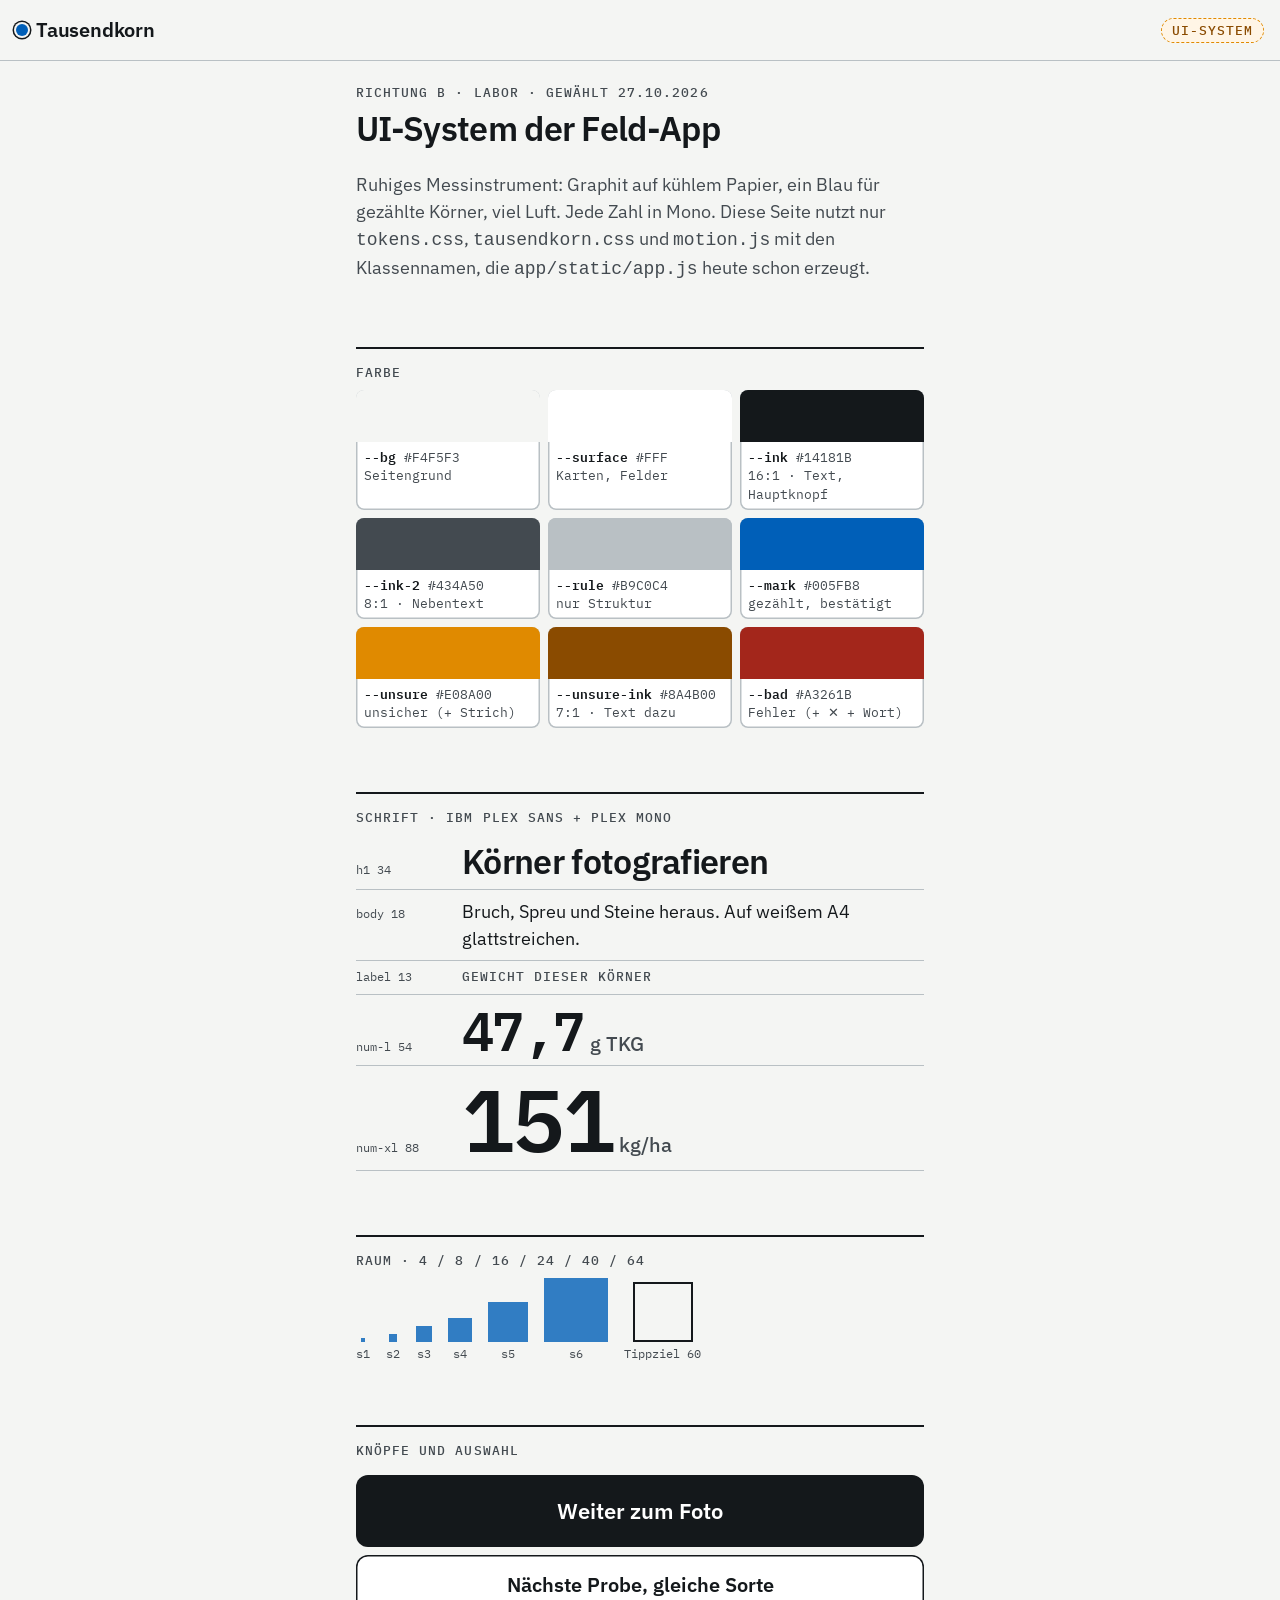
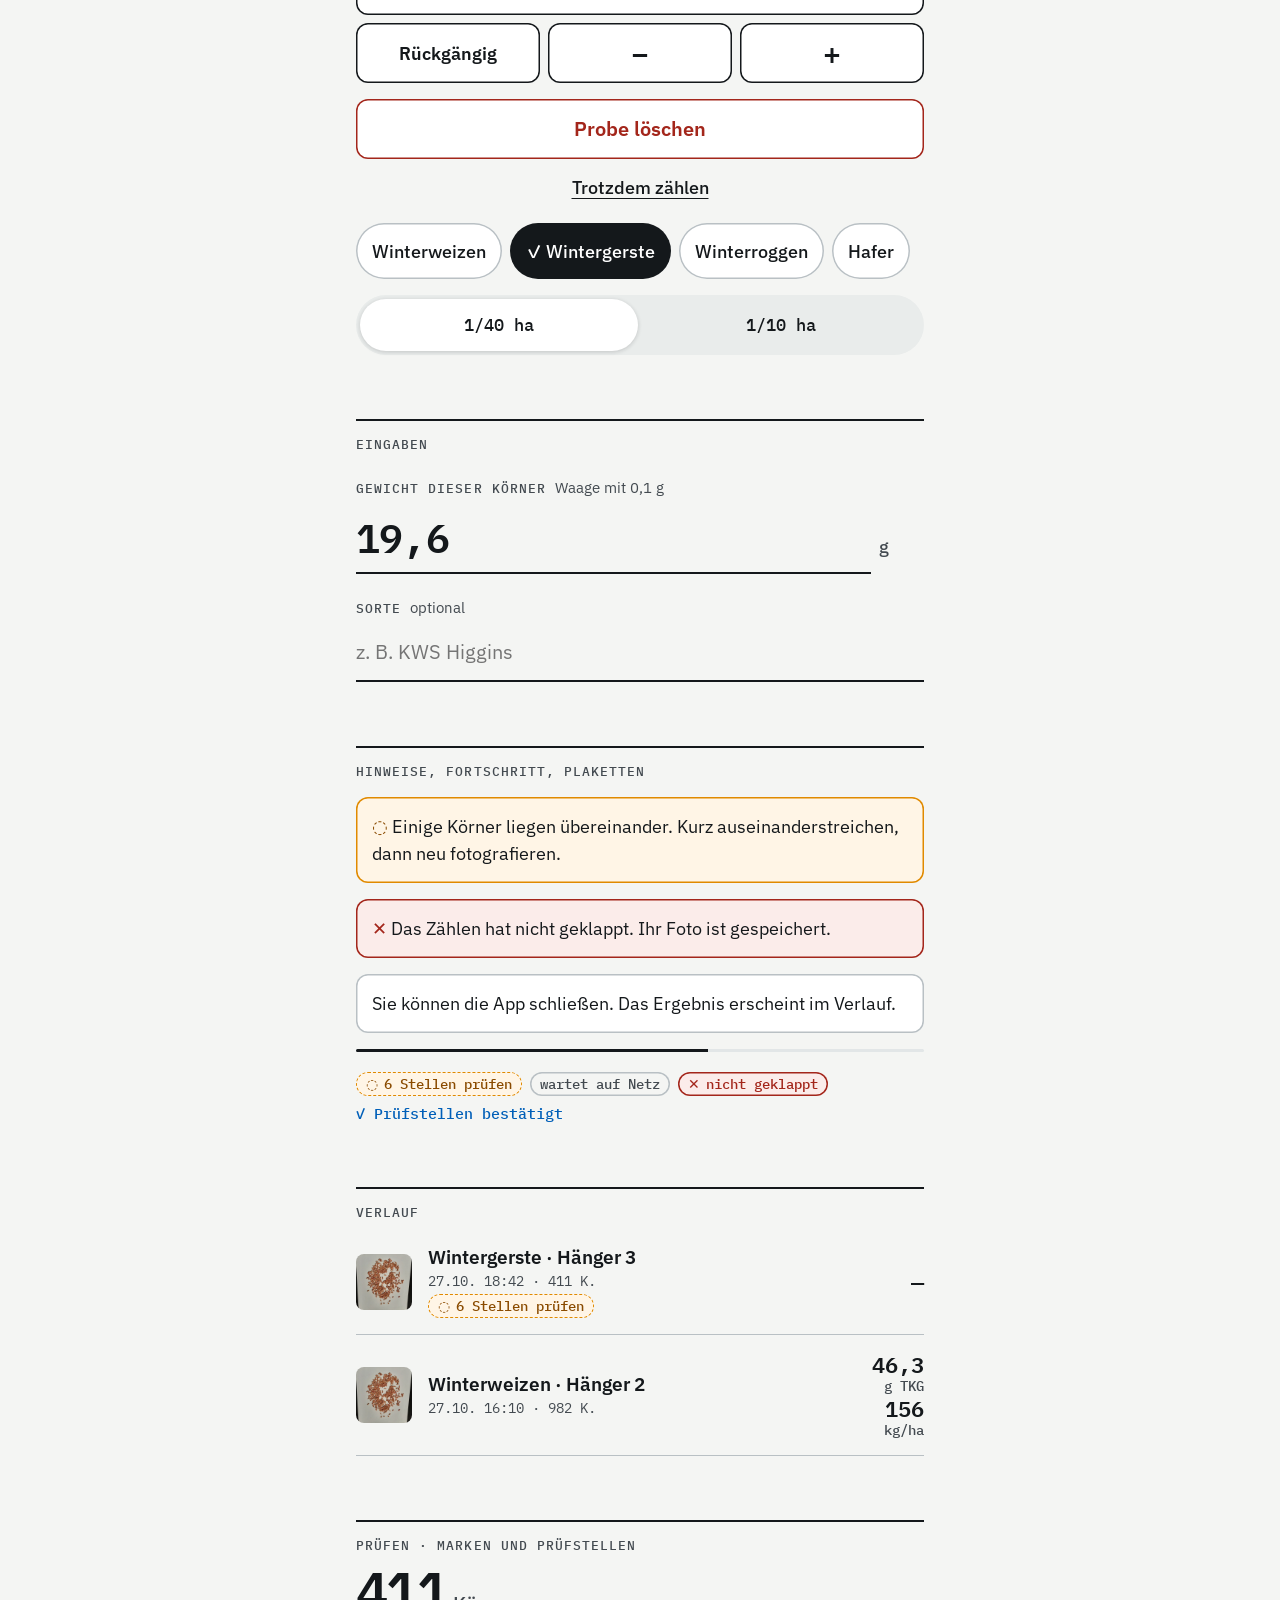
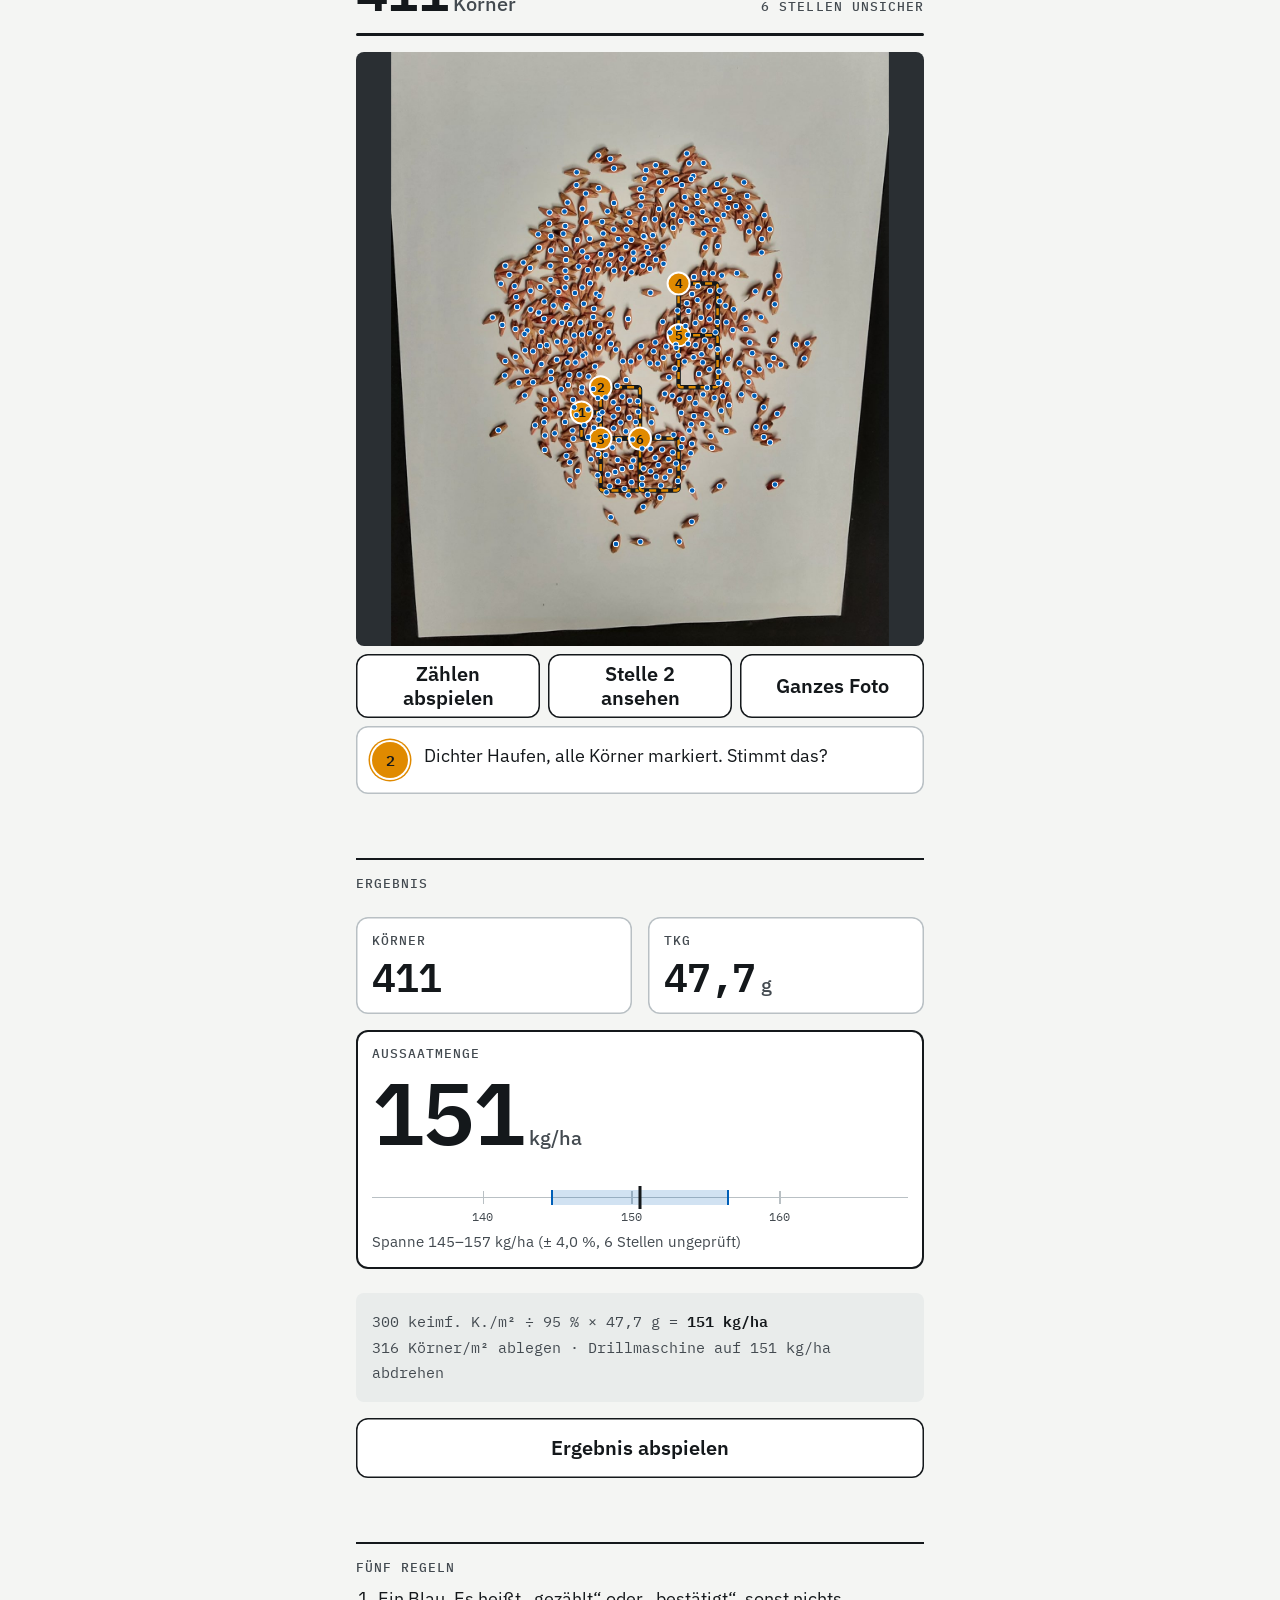
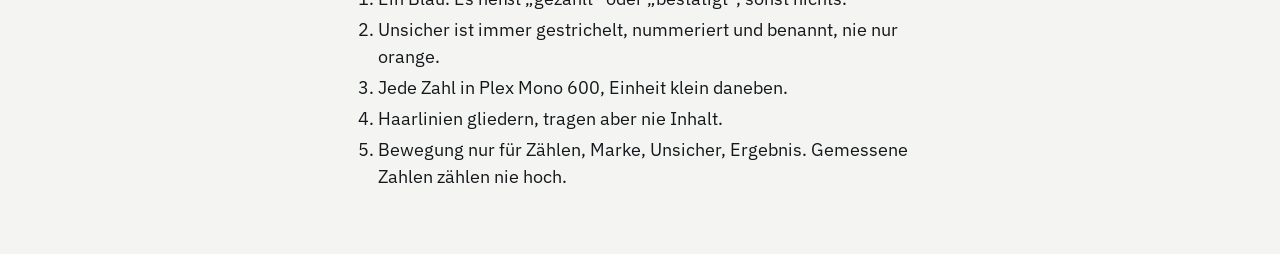
<file: design/system/index.html>
<!doctype html>
<html lang="de">
<head>
<meta charset="utf-8">
<meta name="viewport" content="width=device-width, initial-scale=1, viewport-fit=cover">
<title>Tausendkorn UI-System</title>
<link rel="preconnect" href="https://fonts.googleapis.com">
<link rel="preconnect" href="https://fonts.gstatic.com" crossorigin>
<link href="https://fonts.googleapis.com/css2?family=IBM+Plex+Mono:wght@400;500;600&family=IBM+Plex+Sans:wght@400;500;600&display=swap" rel="stylesheet">
<link rel="stylesheet" href="tokens.css">
<link rel="stylesheet" href="tausendkorn.css">
<style>
/* Nur für diese Referenzseite, nicht übernehmen. */
.ref-sec { border-top: var(--line-strong) solid var(--ink); padding-top: var(--s3); margin-top: var(--s6); }
.ref-sec > .eyebrow { display: block; margin-bottom: var(--s2); }
.sw { display: grid; grid-template-columns: repeat(auto-fill, minmax(150px, 1fr)); gap: var(--s2); }
.sw div { background: var(--surface); border-radius: var(--r-s); box-shadow: inset 0 0 0 var(--hair) var(--rule); overflow: hidden; font: 400 13px/1.4 var(--f-mono); }
.sw i { display: block; height: 52px; }
.sw span { display: block; padding: 6px 8px; color: var(--ink-2); } .sw b { color: var(--ink); font-weight: 600; }
.type-row { display: grid; grid-template-columns: 90px 1fr; gap: var(--s3); align-items: baseline; padding: var(--s2) 0; border-bottom: var(--hair) solid var(--rule); }
.type-row code { font: 400 12px var(--f-mono); color: var(--ink-2); }
.space { display: flex; align-items: flex-end; gap: var(--s3); flex-wrap: wrap; }
.space div { display: grid; gap: 4px; justify-items: center; font: 400 12px var(--f-mono); color: var(--ink-2); }
.space i { display: block; background: var(--mark); opacity: .8; }
.demo-row { display: flex; gap: var(--s2); flex-wrap: wrap; margin-top: var(--s2); }
.demo-row .btn { width: auto; flex: 1 1 160px; margin: 0; }
.rule-list { margin: 0; padding-left: 1.2em; } .rule-list li { margin-bottom: var(--s1); }
</style>
</head>
<body>
<header class="bar"><a class="brand" href="#">Tausendkorn</a><span class="demo">UI-System</span></header>
<main>
  <div class="step">Richtung B · Labor · gewählt 27.10.2026</div>
  <h1>UI-System der Feld-App</h1>
  <p class="muted">Ruhiges Messinstrument: Graphit auf kühlem Papier, ein Blau für gezählte Körner, viel Luft. Jede Zahl in Mono. Diese Seite nutzt nur <code>tokens.css</code>, <code>tausendkorn.css</code> und <code>motion.js</code> mit den Klassennamen, die <code>app/static/app.js</code> heute schon erzeugt.</p>

  <section class="ref-sec" id="farbe">
    <span class="eyebrow">Farbe</span>
    <div class="sw">
      <div><i style="background:var(--bg)"></i><span><b>--bg</b> #F4F5F3<br>Seitengrund</span></div>
      <div><i style="background:var(--surface)"></i><span><b>--surface</b> #FFF<br>Karten, Felder</span></div>
      <div><i style="background:var(--ink)"></i><span><b>--ink</b> #14181B<br>16:1 · Text, Hauptknopf</span></div>
      <div><i style="background:var(--ink-2)"></i><span><b>--ink-2</b> #434A50<br>8:1 · Nebentext</span></div>
      <div><i style="background:var(--rule)"></i><span><b>--rule</b> #B9C0C4<br>nur Struktur</span></div>
      <div><i style="background:var(--mark)"></i><span><b>--mark</b> #005FB8<br>gezählt, bestätigt</span></div>
      <div><i style="background:var(--unsure)"></i><span><b>--unsure</b> #E08A00<br>unsicher (+ Strich)</span></div>
      <div><i style="background:var(--unsure-ink)"></i><span><b>--unsure-ink</b> #8A4B00<br>7:1 · Text dazu</span></div>
      <div><i style="background:var(--bad)"></i><span><b>--bad</b> #A3261B<br>Fehler (+ ✕ + Wort)</span></div>
    </div>
  </section>

  <section class="ref-sec" id="schrift">
    <span class="eyebrow">Schrift · IBM Plex Sans + Plex Mono</span>
    <div class="type-row"><code>h1 34</code><span style="font:600 34px/1.1 var(--f-sans);letter-spacing:-.02em">Körner fotografieren</span></div>
    <div class="type-row"><code>body 18</code><span>Bruch, Spreu und Steine heraus. Auf weißem A4 glattstreichen.</span></div>
    <div class="type-row"><code>label 13</code><span class="eyebrow">Gewicht dieser Körner</span></div>
    <div class="type-row"><code>num-l 54</code><span class="big-num">47,7<small>g TKG</small></span></div>
    <div class="type-row"><code>num-xl 88</code><span class="big-num" style="font-size:var(--fs-num-xl)">151<small>kg/ha</small></span></div>
  </section>

  <section class="ref-sec" id="raum">
    <span class="eyebrow">Raum · 4 / 8 / 16 / 24 / 40 / 64</span>
    <div class="space">
      <div><i style="width:4px;height:4px"></i>s1</div><div><i style="width:8px;height:8px"></i>s2</div><div><i style="width:16px;height:16px"></i>s3</div>
      <div><i style="width:24px;height:24px"></i>s4</div><div><i style="width:40px;height:40px"></i>s5</div><div><i style="width:64px;height:64px"></i>s6</div>
      <div><i style="width:60px;height:60px;background:none;box-shadow:inset 0 0 0 2px var(--ink);opacity:1"></i>Tippziel 60</div>
    </div>
  </section>

  <section class="ref-sec" id="knoepfe">
    <span class="eyebrow">Knöpfe und Auswahl</span>
    <button class="btn big">Weiter zum Foto</button>
    <button class="btn secondary">Nächste Probe, gleiche Sorte</button>
    <div class="row" style="margin-top:var(--s2)"><button class="btn secondary tool">Rückgängig</button><button class="btn secondary tool" id="zout">−</button><button class="btn secondary tool" id="zin">+</button></div>
    <button class="btn danger">Probe löschen</button>
    <button class="link">Trotzdem zählen</button>
    <div class="chips"><button class="chip">Winterweizen</button><button class="chip on">Wintergerste</button><button class="chip">Winterroggen</button><button class="chip">Hafer</button></div>
    <div class="seg" role="group" aria-label="Abgedrehte Fläche"><button aria-pressed="true">1/40 ha</button><button aria-pressed="false">1/10 ha</button></div>
  </section>

  <section class="ref-sec" id="eingabe">
    <span class="eyebrow">Eingaben</span>
    <label class="field" for="g">Gewicht dieser Körner <small>Waage mit 0,1 g</small></label>
    <div class="unit"><input id="g" inputmode="decimal" value="19,6"><span>g</span></div>
    <label class="field" for="sorte">Sorte <small>optional</small></label>
    <input id="sorte" type="text" placeholder="z. B. KWS Higgins">
  </section>

  <section class="ref-sec" id="hinweise">
    <span class="eyebrow">Hinweise, Fortschritt, Plaketten</span>
    <div class="card warn">Einige Körner liegen übereinander. Kurz auseinanderstreichen, dann neu fotografieren.</div>
    <div class="card bad">Das Zählen hat nicht geklappt. Ihr Foto ist gespeichert.</div>
    <div class="card">Sie können die App schließen. Das Ergebnis erscheint im Verlauf.</div>
    <div class="progress"><div style="width:62%"></div></div>
    <div style="display:flex;gap:var(--s2);flex-wrap:wrap"><span class="badge warn">6 Stellen prüfen</span><span class="badge">wartet auf Netz</span><span class="badge bad">nicht geklappt</span><span class="ok">Prüfstellen bestätigt</span></div>
  </section>

  <section class="ref-sec" id="verlauf">
    <span class="eyebrow">Verlauf</span>
    <a class="item" href="#"><img src="../shared/probe.jpg" alt=""><div><div class="t">Wintergerste · Hänger 3</div><div class="s">27.10. 18:42 · 411 K.</div><span class="badge warn">6 Stellen prüfen</span></div><div class="k">—</div></a>
    <a class="item" href="#"><img src="../shared/probe.jpg" alt=""><div><div class="t">Winterweizen · Hänger 2</div><div class="s">27.10. 16:10 · 982 K.</div></div><div class="k">46,3<small>g TKG</small>156<small>kg/ha</small></div></a>
  </section>

  <section class="ref-sec" id="pruefen">
    <span class="eyebrow">Prüfen · Marken und Prüfstellen</span>
    <div class="count-head"><span class="big-num"><span id="n">411</span><small>Körner</small></span><span class="step" id="tiles">6 Stellen unsicher</span></div>
    <div class="progress"><div id="prog" style="width:100%"></div></div>
    <div class="viewer"><svg id="svg" preserveAspectRatio="xMidYMid meet"></svg><div class="hint" id="hint" hidden>Korn antippen: hinzufügen. Punkt antippen: entfernen.</div></div>
    <div class="demo-row"><button class="btn secondary" id="play">Zählen abspielen</button><button class="btn secondary" id="zoom">Stelle 2 ansehen</button><button class="btn secondary" id="whole">Ganzes Foto</button></div>
    <button class="spot" id="spot2"><span class="n">2</span><span>Dichter Haufen, alle Körner markiert. Stimmt das?</span></button>
  </section>

  <section class="ref-sec" id="ergebnis">
    <span class="eyebrow">Ergebnis</span>
    <div class="result">
      <div class="card"><div class="label">Körner</div><div class="val"><span id="rN">411</span></div></div>
      <div class="card"><div class="label">TKG</div><div class="val">47,7<small>g</small></div></div>
      <div class="card main"><div class="label">Aussaatmenge</div><div class="val"><span id="rKg">151</span><small>kg/ha</small></div>
        <div class="scale" id="scale"></div>
        <div class="help">Spanne 145–157 kg/ha (± 4,0 %, 6 Stellen ungeprüft)</div></div>
    </div>
    <div class="formula">300 keimf. K./m² ÷ 95 % × 47,7 g = <b>151 kg/ha</b><br>316 Körner/m² ablegen · Drillmaschine auf 151 kg/ha abdrehen</div>
    <button class="btn secondary" id="replay" style="margin-top:var(--s3)">Ergebnis abspielen</button>
  </section>

  <section class="ref-sec" id="regeln">
    <span class="eyebrow">Fünf Regeln</span>
    <ol class="rule-list">
      <li>Ein Blau. Es heißt „gezählt“ oder „bestätigt“, sonst nichts.</li>
      <li>Unsicher ist immer gestrichelt, nummeriert und benannt, nie nur orange.</li>
      <li>Jede Zahl in Plex Mono 600, Einheit klein daneben.</li>
      <li>Haarlinien gliedern, tragen aber nie Inhalt.</li>
      <li>Bewegung nur für Zählen, Marke, Unsicher, Ergebnis. Gemessene Zahlen zählen nie hoch.</li>
    </ol>
  </section>
</main>

<script src="../shared/sample.js"></script>
<script src="motion.js"></script>
<script>
// Beispiel: Foto mit Marken nach UI_SYSTEM.md §5, gebaut nur mit TKMotion.
const S = window.TK_SAMPLE, M = window.TKMotion, NS = 'http://www.w3.org/2000/svg';
const svg = document.getElementById('svg');
const full = [0, 0, S.w, S.h];
svg.setAttribute('viewBox', full.join(' '));
svg.innerHTML = `<image href="../shared/${S.src}" width="${S.w}" height="${S.h}"/><g id="cks"></g><g id="mks"></g>`;
const marks = S.points.map(([x, y]) => {
  const g = document.createElementNS(NS, 'g'); g.setAttribute('class', 'mk reveal in');
  g.dataset.x = x; g.dataset.y = y;
  g.innerHTML = '<circle class="mk-halo"/><circle class="mk-dot"/>';
  svg.querySelector('#mks').appendChild(g); return g;
});
S.checks.forEach((c, i) => {
  const [x0, y0, x1, y1] = c.region, g = document.createElementNS(NS, 'g');
  g.setAttribute('class', 'ck'); g.dataset.x = x0; g.dataset.y = y0;
  g.innerHTML = `<rect class="ck-back" x="${x0}" y="${y0}" width="${x1 - x0}" height="${y1 - y0}" rx="6"/><rect class="ck-box" x="${x0}" y="${y0}" width="${x1 - x0}" height="${y1 - y0}" rx="6"/><g class="ck-tag"><circle r="11"/><text text-anchor="middle" dominant-baseline="central">${i + 1}</text></g>`;
  svg.querySelector('#cks').appendChild(g);
});
function size(k) {
  const { dot, halo } = M.markSize(k);
  svg.style.setProperty('--k', k);
  marks.forEach((g) => {
    g.setAttribute('transform', `translate(${g.dataset.x} ${g.dataset.y}) scale(${k})`);
    g.children[0].setAttribute('r', halo); g.children[1].setAttribute('r', dot);
  });
  svg.querySelectorAll('.ck').forEach((g) => g.querySelector('.ck-tag').setAttribute('transform', `translate(${g.dataset.x} ${g.dataset.y}) scale(${k})`));
}
const curK = () => { const vb = svg.getAttribute('viewBox').split(' ').map(Number); return Math.max(vb[2] / svg.clientWidth, vb[3] / svg.clientHeight); };
new ResizeObserver(() => size(curK())).observe(svg);

document.getElementById('play').onclick = async () => {
  await M.zoomViewBox(svg, full, { ms: 0, onFrame: (_, k) => size(k) });
  marks.forEach((m) => m.classList.remove('in'));
  document.getElementById('tiles').textContent = 'gefunden';
  await M.revealMarks(marks, S.points, { onTile: (n, i, tot) => {
    document.getElementById('prog').style.width = (i / tot * 100) + '%';
  } });
  document.getElementById('tiles').textContent = '6 Stellen unsicher';
};
const zoom2 = async () => {
  svg.querySelectorAll('.ck').forEach((g, i) => g.classList.toggle('active', i === 1));
  await M.zoomViewBox(svg, M.fitRegion(S.checks[1].region, svg), { onFrame: (_, k) => size(k) });
  document.getElementById('hint').hidden = false;
  document.getElementById('spot2').classList.add('active');
};
document.getElementById('zoom').onclick = zoom2;
document.getElementById('spot2').onclick = zoom2;
document.getElementById('whole').onclick = async () => {
  document.getElementById('hint').hidden = true; document.getElementById('spot2').classList.remove('active');
  svg.querySelectorAll('.ck').forEach((g) => g.classList.remove('active'));
  await M.zoomViewBox(svg, full, { onFrame: (_, k) => size(k) });
};

function scale() {
  const c = 150.6, lo = c * .88, hi = c * 1.12, X = (v) => ((v - lo) / (hi - lo) * 100) + '%';
  let h = '<div class="axis"></div>';
  for (let v = 140; v <= hi; v += 10) h += `<div class="tick" style="left:${X(v)}"><span>${v}</span></div>`;
  const L = X(144.6), W = `calc(${X(156.6)} - ${L})`;
  h += `<div class="band" style="left:${L};width:${W}"></div><div class="br" style="left:${L};width:${W}"></div><div class="pt" style="left:${X(c)}"></div>`;
  document.getElementById('scale').innerHTML = h;
}
scale();
document.getElementById('replay').onclick = () => {
  document.getElementById('scale').innerHTML = '';
  // Gemessene Zahlen stehen sofort; nur der Messbalken zeichnet sich auf.
  requestAnimationFrame(scale);
};
document.querySelectorAll('.chip').forEach((c) => c.onclick = () => document.querySelectorAll('.chip').forEach((x) => x.classList.toggle('on', x === c)));
document.querySelectorAll('.seg button').forEach((b) => b.onclick = () => document.querySelectorAll('.seg button').forEach((x) => x.setAttribute('aria-pressed', x === b)));
</script>
</body>
</html>
</file>
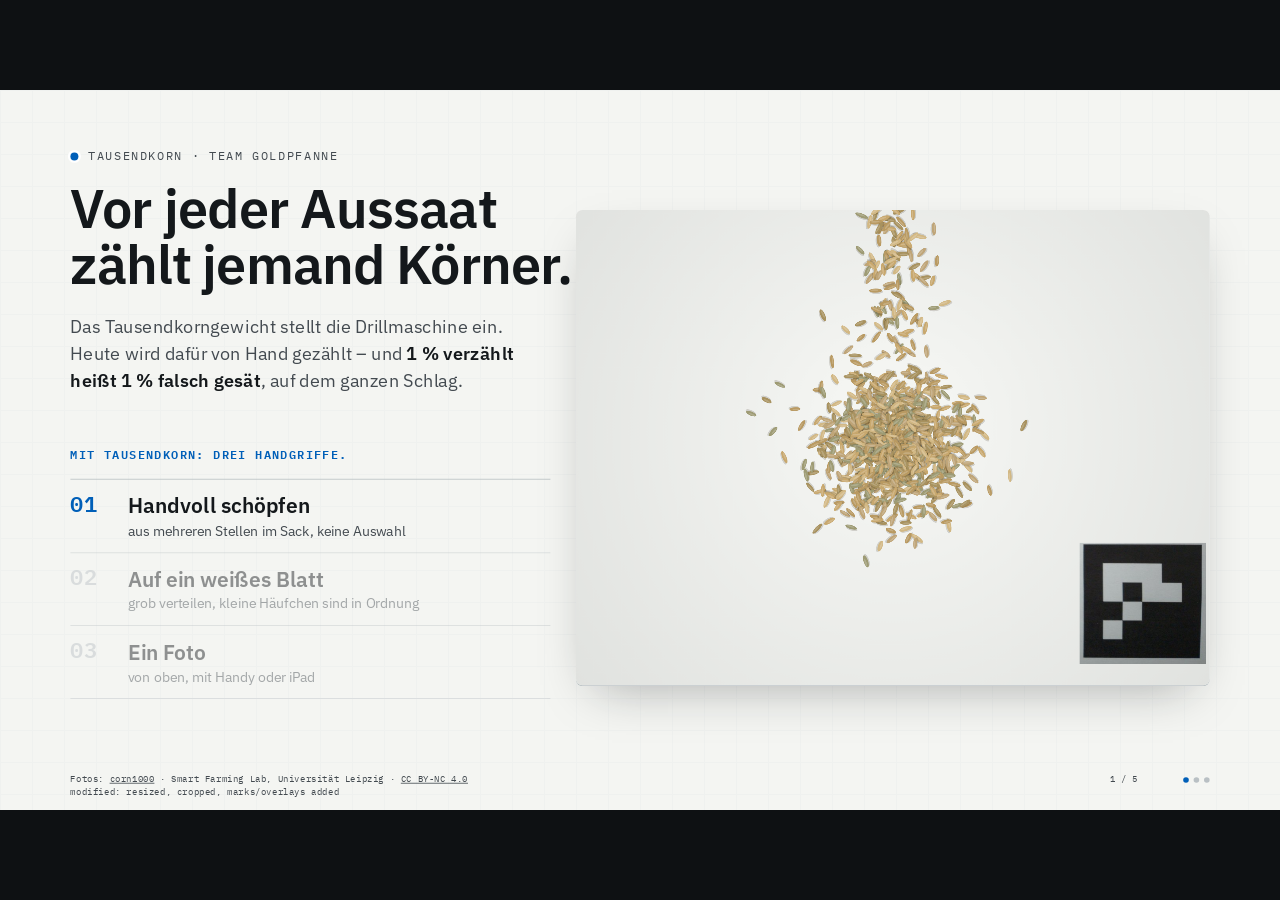
<file: pitch/web/index.html>
<!doctype html>
<html lang="de">
<head>
<meta charset="utf-8">
<meta name="viewport" content="width=device-width, initial-scale=1">
<title>Tausendkorn · Pitch</title>
<meta name="description" content="Tausendkorn – Körner zählen mit einem Foto. Team Goldpfanne, Hackathon Smart Farming Lab Leipzig.">
<link rel="preconnect" href="https://fonts.googleapis.com">
<link rel="preconnect" href="https://fonts.gstatic.com" crossorigin>
<link rel="stylesheet" href="https://fonts.googleapis.com/css2?family=IBM+Plex+Mono:wght@400;500;600&family=IBM+Plex+Sans:wght@400;500;600;700&display=swap">
<link rel="stylesheet" href="tokens.css?v=17">
<link rel="stylesheet" href="deck.css?v=17">
</head>
<body>

<header class="site">
  <span class="brand">Tausendkorn <i>· Team Goldpfanne</i></span>
  <span class="site-actions">
    <button id="present" type="button">▶ Präsentieren</button>
    <a href="/">Zur App</a>
  </span>
</header>

<main id="deck">

<!-- 1 ─────────────────────────────────────────────────────────────── -->
<div class="frame"><section class="slide s1" data-scene="pour">
  <div class="kicker">Tausendkorn · Team Goldpfanne</div>
  <h1>Vor jeder Aussaat<br>zählt jemand Körner.</h1>
  <p class="lead">Das Tausendkorngewicht stellt die Drillmaschine ein. Heute wird dafür von Hand gezählt – und
    <b>1&nbsp;% verzählt heißt 1&nbsp;% falsch gesät</b>, auf dem ganzen Schlag.</p>

  <div class="turn">Mit Tausendkorn: drei Handgriffe.</div>
  <ol class="steps">
    <li data-step="1"><span class="n">01</span><b>Handvoll schöpfen</b><small>aus mehreren Stellen im Sack, keine Auswahl</small></li>
    <li data-step="2"><span class="n">02</span><b>Auf ein weißes Blatt</b><small>grob verteilen, kleine Häufchen sind in Ordnung</small></li>
    <li data-step="3"><span class="n">03</span><b>Ein Foto</b><small>von oben, mit Handy oder iPad</small></li>
  </ol>

  <div class="stage s1-stage">
    <img class="photo" src="img/roggen_clean.jpg" alt="Foto: Roggenkörner verteilt auf einem weißen Blatt">
    <canvas width="1720" height="1290"></canvas>
    <div class="finder"><i></i><i></i><i></i><i></i></div>
    <div class="flash"></div>
    <div class="snap">Foto ✓</div>
  </div>

  <footer><span class="asset-credit">Fotos: <a href="https://huggingface.co/datasets/SmartFarmingLab/corn1000">corn1000</a> · Smart Farming Lab, Universität Leipzig · <a href="https://creativecommons.org/licenses/by-nc/4.0/">CC BY-NC 4.0</a><br>modified: resized, cropped, marks/overlays added</span><span>1 / 5</span></footer>
</section></div>

<!-- 2 ─────────────────────────────────────────────────────────────── -->
<div class="frame"><section class="slide s2" data-scene="count">
  <div class="stage s2-stage">
    <img class="photo" src="img/roggen_clean.jpg" alt="">
    <canvas width="2000" height="1500"></canvas>
    <div class="check">
      <div class="zoom">
        <img src="img/hafer_stelle_clean.jpg" alt="Ausschnitt: drei Haferkörner übereinander">
        <canvas width="560" height="560"></canvas>
        <span class="badge">1</span>
      </div>
      <p><b>Stelle 1 · die App meldet sich selbst</b>
        „Drei Haferkörner übereinander – links eins übersehen, rechts zwei doppelt.“
        <small>Ein Tipp, korrigiert.</small></p>
    </div>
  </div>

  <div class="side">
    <div class="kicker">So zählt die App</div>
    <h2>In kleinen Ausschnitten, Korn für Korn.</h2>
    <ol class="beats">
      <li data-beat="1">Das Foto wird in kleine Ausschnitte geteilt.</li>
      <li data-beat="2">Jeder Ausschnitt wird einzeln gezählt – bei wenigen Körnern verzählt sich auch eine KI kaum.</li>
      <li data-beat="3">Jedes erkannte Korn bekommt einen Punkt. So ist jede Zählung nachprüfbar.</li>
      <li data-beat="4">Wo sie unsicher ist, zeigt die App die Stelle.</li>
    </ol>
    <div class="counter">
      <div class="num" id="cnt">0</div>
      <div class="unit">Körner gezählt</div>
      <div class="truth">nachgezählt: <b>1000</b> · Roggen aus den Testfotos, vorher nie gesehen</div>
    </div>
  </div>

  <footer><span class="asset-credit">Fotos: <a href="https://huggingface.co/datasets/SmartFarmingLab/corn1000">corn1000</a> · Smart Farming Lab, Universität Leipzig · <a href="https://creativecommons.org/licenses/by-nc/4.0/">CC BY-NC 4.0</a><br>modified: resized, cropped, marks/overlays added</span><span>2 / 5</span></footer>
</section></div>

<!-- 3 ─────────────────────────────────────────────────────────────── -->
<div class="frame"><section class="slide s3" data-scene="numbers">
  <div class="kicker">Gemessen</div>
  <h2>Gemessen, nicht versprochen.</h2>

  <div class="cols">
    <article class="card st">
      <div class="label">30 zurückgelegte Fotos · einmal gemessen</div>
      <div class="big"><span data-to="1.85" data-dec="2">0</span><small>&nbsp;%</small></div>
      <p>im Mittel daneben – rund <b>6 Körner</b> bei gut 300.</p>
      <p class="fine">Fotos aus denselben Aufnahmetagen wie das Training. Ein zweiter Zähler (YOLO, offline verglichen, nicht in der App) lag auf denselben Fotos bei 3,2 Körnern.</p>
    </article>

    <article class="card st">
      <div class="label">Testfotos · 6 × 1000 Körner, eigener Aufnahmetag</div>
      <div class="big"><span data-to="1.6" data-dec="1">0</span><small>&nbsp;%</small></div>
      <p>im Mittel daneben – <b>15,8 Körner</b>. Anderes Licht, teils gebeiztes Saatgut, Roggen war neu.</p>
      <svg class="strip" viewBox="0 0 440 150" aria-label="Sechs Testfotos auf einer Zahlengeraden um 1000">
        <line class="axis" x1="10" y1="96" x2="430" y2="96"/>
        <line class="target" x1="330" y1="22" x2="330" y2="104"/>
        <text class="t-target" x="330" y="14">1000</text>
        <g class="ticks"><text x="30" y="124">940</text><text x="130" y="124">960</text><text x="230" y="124">980</text><text x="430" y="124" text-anchor="end">1020</text></g>
        <!-- x = 30 + (n-940)*5 -->
        <g class="pts">
          <g style="--i:0"><circle cx="315" cy="78" r="9"/></g>
          <g style="--i:1"><circle cx="320" cy="96" r="9"/></g>
          <g style="--i:2"><circle cx="380" cy="96" r="9"/></g>
          <g style="--i:3"><circle cx="385" cy="78" r="9"/></g>
          <g style="--i:4"><circle cx="385" cy="60" r="9"/></g>
          <g style="--i:5" class="open"><circle cx="40" cy="96" r="11"/><text x="28" y="48">Hartweizen 942</text><text x="28" y="66">ungeklärt, in Klärung</text></g>
        </g>
      </svg>
    </article>

    <article class="method st">
      <div class="label">So haben wir gemessen</div>
      <ol>
        <li>Prüffotos vorher festgelegt und zurückgelegt.</li>
        <li>Finale Version einmal gemessen: 30 + 6 Fotos. Ein früherer Lauf (11 Fotos) wurde nach Fehlerkorrekturen verworfen.</li>
        <li>Jedes erkannte Korn ein Punkt – jeder kann nachzählen.</li>
      </ol>
      <div class="goal"><b>Ziel 99,9&nbsp;%</b><span>Entwicklungsziel – noch nicht erreicht</span></div>
      <p class="fine">Schwierig bleiben dichte Haufen und neues Licht. Daran arbeiten wir.</p>
    </article>
  </div>

  <footer><span class="asset-credit">Fotos: <a href="https://huggingface.co/datasets/SmartFarmingLab/corn1000">corn1000</a> · Smart Farming Lab, Universität Leipzig · <a href="https://creativecommons.org/licenses/by-nc/4.0/">CC BY-NC 4.0</a><br>modified: resized, cropped, marks/overlays added</span><span>3 / 5</span></footer>
</section></div>

<!-- 4 ─────────────────────────────────────────────────────────────── -->
<div class="frame"><section class="slide s4" data-scene="app">
  <div class="kicker">Die App</div>
  <h2>Vom Foto bis zur Drillmaschine.</h2>
  <ol class="rail">
    <li data-screen="1"><span class="n">1</span><b>Art wählen</b><small>Sorte antippen, fertig</small></li>
    <li data-screen="2"><span class="n">2</span><b>Foto zählen lassen</b><small>1–2 Minuten, läuft im Hintergrund</small></li>
    <li data-screen="3"><span class="n">3</span><b>Unsichere Stellen prüfen</b><small>nur wo nötig – oder überspringen</small></li>
    <li data-screen="4"><span class="n">4</span><b>Wiegen, TKG und kg/ha ablesen</b><small>Gewicht eintippen, die App rechnet</small></li>
  </ol>
  <div class="facts"><span><b>1–2 Min.</b> pro Probe</span><span><b>0,12–0,79 US-$</b> KI-Kosten pro Foto, gemessen</span></div>
  <div class="live"><b>Live aus der App, zwei Einzeltests:</b> am PC 488 statt 493 Körner in 47&nbsp;s · am iPad über Hotspot 54&nbsp;s</div>

  <div class="ipad">
    <div class="screen">
      <div class="scr" data-screen="1">
        <div class="appbar">Neue Probe</div>
        <h3>Welche Art?</h3>
        <div class="chips"><span>Winterweizen</span><span>Winterroggen</span><span>Wintergerste</span><span class="pick">Hafer</span><span>Sommergerste</span><span>Durum</span></div>
        <div class="btn">Weiter zum Foto</div>
      </div>
      <div class="scr" data-screen="2">
        <div class="appbar">Hafer · Probe 3</div>
        <div class="ph"><img src="img/hafer_pruefstelle.jpg" alt=""><div class="scan"></div></div>
        <div class="prog"><i></i></div>
        <p class="mono small">Zählt … Ausschnitt für Ausschnitt</p>
      </div>
      <div class="scr" data-screen="3">
        <div class="appbar">Prüfen · Stelle 1 von 1</div>
        <div class="ph"><img src="img/hafer_zoom.jpg" alt=""></div>
        <p class="warn">Hier war sich die Zählung unsicher.</p>
        <div class="two"><span class="btn ghost">Korrigieren</span><span class="btn tap">Stimmt so</span></div>
      </div>
      <div class="scr" data-screen="4">
        <div class="appbar">Ergebnis</div>
        <div class="res"><span class="label">Körner</span><b>256</b></div>
        <div class="field"><span class="label">Gewicht</span><b class="type" data-text="9,73">9,73</b><i>g</i></div>
        <div class="res"><span class="label">TKG</span><b>38,0</b><i>g</i></div>
        <div class="res main"><span class="label">Aussaatmenge</span><b>140</b><i>kg/ha</i></div>
        <p class="mono small">350 keimf. Körner/m² ÷ 95 % × 38,0 g</p>
      </div>
    </div>
  </div>

  <div class="flight"><span>140 kg/ha</span></div>

  <div class="drill">
    <div class="label">An der Drillmaschine</div>
    <div class="term">
      <div class="row"><span>Saatmenge</span><b class="kg">— —</b></div>
      <div class="row"><span>TKG</span><b class="ab">— —</b></div>
    </div>
    <ul>
      <li class="ok">heute: eintippen oder als Excel-Liste</li>
      <li class="next">entworfen: Schnittstelle zur Hofsoftware</li>
      <li class="next">als Nächstes: Auftrag per USB-Stick ins Terminal</li>
    </ul>
  </div>

  <footer><span class="asset-credit">Fotos: <a href="https://huggingface.co/datasets/SmartFarmingLab/corn1000">corn1000</a> · Smart Farming Lab, Universität Leipzig · <a href="https://creativecommons.org/licenses/by-nc/4.0/">CC BY-NC 4.0</a><br>modified: resized, cropped, marks/overlays added</span><span>4 / 5</span></footer>
</section></div>

<!-- 5 ─────────────────────────────────────────────────────────────── -->
<div class="frame"><section class="slide s5" data-scene="journey">
  <div class="kicker">Zusammengefasst</div>
  <h2>Eine Handvoll. Ein Foto.<br>Eine Zahl, die man prüfen kann.</h2>

  <div class="path">
    <svg class="wire" viewBox="0 0 1440 40" preserveAspectRatio="none"><line x1="60" y1="20" x2="1380" y2="20"/></svg>
    <div class="node" style="--i:0"><i class="pic ico"><svg viewBox="0 0 64 64" aria-hidden="true"><g fill="#E9C98B"><ellipse cx="23" cy="30" rx="5.5" ry="2.6" transform="rotate(-25 23 30)"/><ellipse cx="32" cy="27" rx="5.5" ry="2.6" transform="rotate(15 32 27)"/><ellipse cx="41" cy="30" rx="5.5" ry="2.6" transform="rotate(-10 41 30)"/><ellipse cx="28" cy="21" rx="5.5" ry="2.6" transform="rotate(35 28 21)"/><ellipse cx="37" cy="20" rx="5.5" ry="2.6" transform="rotate(-30 37 20)"/><ellipse cx="32" cy="14" rx="5.5" ry="2.6" transform="rotate(5 32 14)"/></g><path d="M9 35h46c0 11-10 19-23 19S9 46 9 35z" fill="#fff"/><path d="M54 36c2-6 5-9 8-8" stroke="#fff" stroke-width="4" fill="none" stroke-linecap="round"/></svg></i><b>Handvoll</b><small>aus dem Sack</small><em>Hand</em><p class="more">Aus mehreren Stellen, nichts aussortieren – gewogen wird die ganze Probe.</p></div>
    <div class="node next" style="--i:1"><i class="pic"><img src="img/pfanne.jpg" alt=""></i><b>Verteilen</b><small>Blatt · bald die Goldpfanne</small><em>Pfanne</em><p class="more">Heute ein weißes Blatt. Als Nächstes die Goldpfanne: schwenken statt streichen.</p></div>
    <div class="node" style="--i:2"><i class="pic"><img src="img/roggen_clean.jpg" alt=""></i><b>Foto</b><small>Handy oder iPad</small><em>Kamera</em><p class="more">Von oben, ein Bild. Mehr Technik braucht es auf dem Hof nicht.</p></div>
    <div class="node" style="--i:3"><i class="pic zoomed"><img src="img/roggen_997.jpg" alt=""></i><b>Zählen</b><small>Ausschnitt für Ausschnitt</small><em>KI</em><p class="more">Rund 150 Ausschnitte, jedes erkannte Korn ein Punkt – nachprüfbar.</p></div>
    <div class="node" style="--i:4"><i class="pic"><img src="img/hafer_zoom.jpg" alt=""></i><b>Prüfen</b><small>nur wo die App unsicher ist</small><em>Mensch</em><p class="more">Die App zeigt die Stelle, ein Tipp genügt. Oder überspringen.</p></div>
    <div class="node" style="--i:5"><i class="pic ico"><svg viewBox="0 0 64 64" aria-hidden="true"><g fill="#fff"><rect x="5" y="31" width="30" height="11" rx="2"/><path d="M17 31V18h13v13" fill="none" stroke="#fff" stroke-width="3.5" stroke-linejoin="round"/><rect x="38" y="27" width="20" height="12" rx="2"/><rect x="34" y="37" width="6" height="3"/></g><circle cx="27" cy="45" r="9" fill="#005FB8" stroke="#fff" stroke-width="3.5"/><circle cx="10" cy="47" r="5.5" fill="#005FB8" stroke="#fff" stroke-width="3.5"/><g stroke="#E9C98B" stroke-width="3" stroke-linecap="round"><path d="M42 41v7M48 41v7M54 41v7"/></g></svg></i><b>Aussaatmenge</b><small>TKG · kg/ha</small><em>Rechner</em><p class="more">Gewicht eintippen: TKG und kg/ha für die Drillmaschine.</p></div>
  </div>
  <div class="legend"><span class="ok">läuft heute</span><span class="next">als Nächstes</span></div>

  <div class="nextup">
    <div><b>Goldpfanne</b><span>Schwenken wie beim Goldwaschen löst die Häufchen auf – in der Simulation, Versuch steht aus.</span></div>
    <div><b>Zwei Zähler</b><span>prüfen sich gegenseitig; einer läuft ohne Cloud.</span></div>
    <div><b>Offline auf dem Hof</b><span>Fotos sammeln, zählen sobald Netz da ist.</span></div>
  </div>

  <div class="thanks">
    <b>Danke.</b>
    <span>Team Goldpfanne · Leon Böhlau · Jonas Heinke</span>
    <span class="stand">Am Stand: Ihre Handvoll gegen die Stoppuhr.</span>
  </div>

  <footer><span class="asset-credit">Fotos: <a href="https://huggingface.co/datasets/SmartFarmingLab/corn1000">corn1000</a> · Smart Farming Lab, Universität Leipzig · <a href="https://creativecommons.org/licenses/by-nc/4.0/">CC BY-NC 4.0</a><br>modified: resized, cropped, marks/overlays added</span><span>5 / 5</span></footer>
</section></div>

</main>

<nav class="ctrl" aria-label="Folien">
  <button id="prev" type="button" aria-label="Zurück">‹</button>
  <span id="page">1 / 5</span>
  <button id="next" type="button" aria-label="Weiter">›</button>
  <button id="full" type="button" aria-label="Vollbild">⛶</button>
</nav>

<script src="data.js?v=17"></script>
<script src="deck.js?v=17"></script>
</body>
</html>
</file>
<file: design/system/tokens.css>
/* Tausendkorn UI-System · Tokens (Richtung B „Labor“, gewählt 27.10.2026)
   Ruhiges Messinstrument: Graphit auf kühlem Papier, ein Blau, viel Luft.
   Alle Werte nur hier ändern; Komponenten (tausendkorn.css) nutzen nur var(--…).
   Regeln und Begründung: docs/design/UI_SYSTEM.md */

:root {
  color-scheme: light;

  /* ---- Farbe -------------------------------------------------------------
     Kontrast auf --bg: ink 16:1, ink-2 8:1, unsure-ink 7:1. Farbe trägt nie
     allein eine Bedeutung: immer Form + Wort dazu. */
  --bg: #F4F5F3;          /* Seitengrund, kühles Papier (blendet weniger als #FFF) */
  --surface: #FFFFFF;     /* Karten, Eingabefelder */
  --sunken: #E9ECEB;      /* Segment-Schalter, Fortschritt-Spur, Formel */
  --ink: #14181B;         /* Text, Hauptknopf, Rahmen mit Bedeutung */
  --ink-2: #434A50;       /* Nebentext, Einheiten, Labels */
  --rule: #B9C0C4;        /* Haarlinien: nur Struktur, nie Inhalt */
  --grid: #E2E6E7;        /* Millimeterraster, Hintergrundlinien */

  --mark: #005FB8;        /* gezählt / bestätigt / Fokus (Okabe-Ito-Blau, abgedunkelt) */
  --mark-ring: #FFFFFF;   /* Ring um jede Marke auf dem Foto */
  --mark-soft: #E3EEF8;   /* Fläche für „bestätigt“ */
  --unsure: #E08A00;      /* unsicher: gestrichelter Rahmen, Nummernknopf */
  --unsure-ink: #8A4B00;  /* Text in Unsicher-Farbe auf hell */
  --unsure-soft: #FFF5E6; /* Fläche hinter Unsicher-Hinweisen */
  --bad: #A3261B;         /* „hat nicht geklappt“, Löschen. Nur mit Symbol + Wort. */
  --bad-soft: #FBECEA;
  --photo-bg: #2A2F33;    /* hinter dem Foto */

  /* ---- Schrift -----------------------------------------------------------
     Plex Sans für Text, Plex Mono für jede Zahl, jedes Label, die Rechenzeile. */
  --f-sans: "IBM Plex Sans", -apple-system, "Segoe UI", Roboto, system-ui, sans-serif;
  --f-mono: "IBM Plex Mono", ui-monospace, "SF Mono", Menlo, Consolas, monospace;

  /* Typo-Skala (px). Text nie unter 15, Fließtext 18, Ergebniszahl ≥ 54. */
  --fs-label: 13px;   /* Mono, Großbuchstaben, +0,08em */
  --fs-small: 15px;
  --fs-body: 18px;
  --fs-lead: 20px;
  --fs-h2: 24px;
  --fs-h1: 34px;
  --fs-num: 40px;     /* Eingabefelder, Zwischenwerte */
  --fs-num-l: 54px;   /* Körner, TKG */
  --fs-num-xl: 88px;  /* Aussaatmenge */
  --fw-text: 400;
  --fw-strong: 600;
  --fw-num: 600;      /* Zahlen nie dünner als 600: Sonne */

  /* ---- Raum --------------------------------------------------------------- */
  --s1: 4px; --s2: 8px; --s3: 16px; --s4: 24px; --s5: 40px; --s6: 64px;
  --page-max: 600px;      /* eine Spalte, auch auf dem iPad */
  --gutter: 16px;

  /* ---- Form --------------------------------------------------------------- */
  --r: 12px;              /* Karten, Knöpfe */
  --r-s: 8px;             /* Foto, kleine Flächen */
  --r-pill: 99px;
  --hair: 1.5px;          /* Haarlinie, dünner nie */
  --line-strong: 2px;     /* Unterstrich von Eingabefeldern, Abschnittslinie */
  --tap: 60px;            /* kleinstes Tippziel */
  --tap-l: 72px;          /* Hauptknopf */

  /* ---- Marken auf dem Foto (Bildschirm-Pixel, siehe UI_SYSTEM.md §5) ---- */
  --mk-dot-min: 2px;  --mk-dot-max: 10px;   /* Radius, wächst mit dem Zoom */
  --mk-ring-min: .8px; --mk-ring-max: 3px;
  --mk-hit: 24px;                           /* Trefferradius beim Tippen */

  /* ---- Bewegung ----------------------------------------------------------
     Weich abbremsen, nie überschwingen. Bewegung erklärt, was die Zählung tut. */
  --t-1: 160ms;   /* Knopf, Schalter */
  --t-2: 280ms;   /* Bildschirmwechsel, Einblenden */
  --t-3: 460ms;   /* Kamerafahrt auf eine Prüfstelle */
  --t-4: 700ms;   /* Ergebniszahl, Messbalken */
  --t-look: 2.8s; /* Atmen einer unsicheren Stelle */
  --e-out: cubic-bezier(.16, 1, .3, 1);
  --e-io: cubic-bezier(.65, 0, .35, 1);
}
</file>
<file: design/system/tausendkorn.css>
/* Tausendkorn UI-System · Komponenten (Richtung B „Labor“)
   Drop-in für app/static/style.css: stylt genau die Klassen, die app.js heute
   erzeugt (.btn, .card, .chip, .result, .viewer, .spot, .item …), plus wenige neue
   (.eyebrow, .seg, .scale, .mk/.ck im Foto). Braucht tokens.css davor und
   IBM Plex Sans/Mono (siehe UI_SYSTEM.md §3). */

* { box-sizing: border-box; }
html { -webkit-text-size-adjust: 100%; background: var(--bg); }
body {
  margin: 0; background: var(--bg); color: var(--ink);
  font: var(--fw-text) var(--fs-body)/1.5 var(--f-sans);
  font-variant-numeric: tabular-nums;
  padding-bottom: env(safe-area-inset-bottom, 0px);
}
button, input, select, textarea { font: inherit; color: inherit; }
:focus-visible { outline: 3px solid var(--mark); outline-offset: 3px; }
[hidden] { display: none !important; }

/* ---- Kopf ------------------------------------------------------------------ */
.bar {
  position: sticky; top: 0; z-index: 5; display: flex; align-items: center; gap: var(--s3);
  min-height: 60px; background: var(--bg); color: var(--ink);
  padding: calc(env(safe-area-inset-top, 0px) + var(--s2)) var(--gutter) var(--s2);
  border-bottom: var(--hair) solid var(--rule);
}
.brand { color: var(--ink); text-decoration: none; font: var(--fw-strong) 20px/1 var(--f-sans); letter-spacing: -.01em;
  display: inline-flex; align-items: center; gap: var(--s2); min-height: 44px; }
.brand::before { content: ""; width: 12px; height: 12px; border-radius: 50%; background: var(--mark);
  box-shadow: 0 0 0 2px var(--bg), 0 0 0 3.5px var(--ink); }
.demo { margin-left: auto; font: 500 var(--fs-label) var(--f-mono); letter-spacing: .08em; text-transform: uppercase;
  color: var(--unsure-ink); border: var(--hair) dashed var(--unsure); background: var(--unsure-soft);
  padding: 3px 10px; border-radius: var(--r-pill); }

/* ---- Seite und Text -------------------------------------------------------- */
main { max-width: var(--page-max); margin: 0 auto; padding: var(--s4) var(--gutter) var(--s6); }
h1 { font: var(--fw-strong) var(--fs-h1)/1.1 var(--f-sans); letter-spacing: -.02em; margin: var(--s2) 0 var(--s4); text-wrap: balance; }
h2 { font: var(--fw-strong) var(--fs-h2)/1.2 var(--f-sans); letter-spacing: -.01em; margin: var(--s5) 0 var(--s3); }
p { margin: 0 0 var(--s3); }
.muted { color: var(--ink-2); }
/* Schrittzeile über dem Titel, Labels über Werten */
.step, .eyebrow, .result .label {
  font: 500 var(--fs-label)/1.3 var(--f-mono); letter-spacing: .08em; text-transform: uppercase; color: var(--ink-2);
}

/* ---- Knöpfe ---------------------------------------------------------------- */
.btn {
  display: flex; align-items: center; justify-content: center; gap: var(--s2); width: 100%;
  min-height: var(--tap); padding: var(--s2) var(--s4); margin: var(--s3) 0 0;
  border: 0; border-radius: var(--r); background: var(--ink); color: var(--surface);
  font: var(--fw-strong) var(--fs-lead)/1.2 var(--f-sans); text-decoration: none; text-align: center;
  cursor: pointer; touch-action: manipulation; user-select: none; -webkit-user-select: none;
  transition: transform var(--t-1) var(--e-out), background-color var(--t-1);
}
.btn:active { transform: scale(.985); background: #000; }
.btn.big { min-height: var(--tap-l); font-size: 22px; }
.btn.secondary { background: var(--surface); color: var(--ink); box-shadow: inset 0 0 0 var(--hair) var(--ink); }
.btn.secondary:active { background: var(--sunken); }
.btn.danger { background: var(--surface); color: var(--bad); box-shadow: inset 0 0 0 var(--hair) var(--bad); }
.btn.danger.solid { background: var(--bad); color: var(--surface); box-shadow: none; }
.btn[disabled] { opacity: .4; pointer-events: none; }
.btn + .btn { margin-top: var(--s2); }
.row { display: flex; gap: var(--s2); }
.row > *, .row > .btn + .btn { flex: 1; min-width: 0; margin-top: 0; }
/* Werkzeugknöpfe im Prüfen (−, +, Rückgängig) */
.tool { min-height: var(--tap); margin: 0; font-size: var(--fs-body); padding: var(--s2); }
#zin, #zout { font: 500 30px var(--f-mono); }
.tool.on { background: var(--mark); color: var(--surface); box-shadow: none; }
/* Textlink als Nebenweg („Trotzdem zählen“, „Später prüfen“) */
.link { display: block; width: 100%; min-height: 56px; border: 0; background: none; cursor: pointer;
  font: 500 var(--fs-body) var(--f-sans); color: var(--ink); text-decoration: underline; text-underline-offset: 4px; }

/* ---- Auswahl --------------------------------------------------------------- */
.chips { display: flex; flex-wrap: wrap; gap: var(--s2); margin: var(--s2) 0 var(--s3); }
.chip { min-height: 56px; padding: var(--s2) var(--s3); border-radius: var(--r-pill); border: 0;
  box-shadow: inset 0 0 0 var(--hair) var(--rule); background: var(--surface); color: var(--ink);
  font: 500 var(--fs-body) var(--f-sans); cursor: pointer; touch-action: manipulation;
  transition: background-color var(--t-1), box-shadow var(--t-1); }
.chip.on { background: var(--ink); color: var(--surface); box-shadow: none; }
.chip.on::before { content: "✓ "; }
/* Segment-Schalter (Abdreh-Fläche, Rechner-Modus) */
.seg { display: grid; grid-auto-flow: column; grid-auto-columns: 1fr; background: var(--sunken); border-radius: var(--r-pill); padding: 4px; gap: 4px; }
.seg button { min-height: 52px; border: 0; border-radius: var(--r-pill); background: none; cursor: pointer;
  font: 500 17px var(--f-mono); transition: background-color var(--t-1); }
.seg button[aria-pressed="true"] { background: var(--surface); box-shadow: 0 1px 4px rgba(20, 24, 27, .18); }

/* ---- Eingaben: Zahl auf einer Linie, wie eine Waagenanzeige ---------------- */
label.field { display: block; margin: var(--s4) 0 var(--s1);
  font: 500 var(--fs-label)/1.3 var(--f-mono); letter-spacing: .08em; text-transform: uppercase; color: var(--ink-2); }
label.field small { font: 400 var(--fs-small) var(--f-sans); letter-spacing: 0; text-transform: none; }
input[type=text], input[type=number], input:not([type]), textarea, select {
  width: 100%; min-height: var(--tap); padding: var(--s1) 0; border: 0; border-bottom: var(--line-strong) solid var(--ink);
  border-radius: 0; background: transparent; color: var(--ink); font: var(--fw-text) var(--fs-lead) var(--f-sans);
}
input[inputmode=decimal], input[inputmode=numeric], input[type=number] { font: var(--fw-num) var(--fs-num) var(--f-mono); letter-spacing: -.02em; }
textarea { min-height: 110px; border: var(--hair) solid var(--rule); border-radius: var(--r-s); padding: var(--s2); }
input:focus, textarea:focus, select:focus { outline: none; border-bottom-color: var(--mark); box-shadow: 0 2px 0 var(--mark); }
.unit { display: flex; align-items: baseline; gap: var(--s2); }
.unit input { flex: 1; min-width: 0; }
.unit span { font: 500 var(--fs-body) var(--f-sans); color: var(--ink-2); min-width: 2.5em; }
.help { font-size: var(--fs-small); color: var(--ink-2); margin-top: var(--s1); }

/* ---- Foto-Anleitung -------------------------------------------------------- */
.guide { list-style: none; padding: 0; margin: 0 0 var(--s4); border-top: var(--hair) solid var(--ink); counter-reset: g; }
.guide li { display: grid; grid-template-columns: 40px 1fr; gap: var(--s3); align-items: start; padding: var(--s3) 0;
  border-bottom: var(--hair) solid var(--rule); font: var(--fw-text) var(--fs-body)/1.45 var(--f-sans); }
.guide li::before { counter-increment: g; content: "0" counter(g); font: 500 15px var(--f-mono); color: var(--ink-2); padding-top: 3px; }
.guide .ico { display: none; } /* Emoji-Symbole entfallen; Nummer + Satz reichen */
.file-hidden { position: absolute; width: 1px; height: 1px; opacity: 0; pointer-events: none; }

/* ---- Karten, Hinweise, Fortschritt ----------------------------------------- */
.card { background: var(--surface); border-radius: var(--r); padding: var(--s3); margin: var(--s3) 0;
  box-shadow: inset 0 0 0 var(--hair) var(--rule); }
.card.warn { background: var(--unsure-soft); box-shadow: inset 0 0 0 var(--hair) var(--unsure); }
.card.warn::before { content: "◌ "; color: var(--unsure-ink); font-weight: 600; }
.card.bad { background: var(--bad-soft); box-shadow: inset 0 0 0 var(--hair) var(--bad); }
.card.bad::before { content: "✕ "; color: var(--bad); font-weight: 600; }
.progress { height: 3px; background: var(--grid); border-radius: 2px; overflow: hidden; margin: var(--s3) 0; }
.progress > div { height: 100%; width: 0; background: var(--ink); transition: width var(--t-2) linear; }
.progress.indet > div { width: 30%; animation: tk-indet 1.6s var(--e-io) infinite; }
@keyframes tk-indet { from { transform: translateX(-100%); } to { transform: translateX(340%); } }
.thumb { width: 100%; max-height: 42vh; object-fit: contain; border-radius: var(--r-s); background: var(--photo-bg); display: block; margin: var(--s2) 0; }

/* ---- Zahlen ---------------------------------------------------------------- */
.big-num { font: var(--fw-num) var(--fs-num-l)/1 var(--f-mono); letter-spacing: -.03em; }
.big-num small, .result .val small { font: 500 var(--fs-lead) var(--f-sans); letter-spacing: 0; color: var(--ink-2); margin-left: 6px; }
.result { display: grid; grid-template-columns: minmax(0, 1fr) minmax(0, 1fr); gap: var(--s3); margin: var(--s4) 0; }
.result .card { margin: 0; }
.result .label { overflow-wrap: anywhere; }
.result .val { font: var(--fw-num) var(--fs-num)/1.1 var(--f-mono); letter-spacing: -.03em; margin-top: var(--s1); }
.result .card.main { grid-column: 1 / -1; box-shadow: inset 0 0 0 2px var(--ink); }
.result .card.main .val { font-size: var(--fs-num-xl); line-height: 1; }
@media (max-width: 420px) { .result .card.main .val { font-size: 72px; } }
.formula { font: 400 var(--fs-small)/1.7 var(--f-mono); color: var(--ink-2); background: var(--sunken); border-radius: var(--r-s); padding: var(--s3); }
.formula b { color: var(--ink); font-weight: 600; overflow-wrap: anywhere; }
.ok { color: var(--mark); font: 500 var(--fs-small) var(--f-mono); }
.ok::before { content: "✓ "; }

/* Messbalken: Spanne als Band auf einer Skala (.scale > .axis/.tick/.band/.pt) */
.scale { position: relative; height: 56px; margin-top: var(--s3); }
.scale .axis { position: absolute; left: 0; right: 0; top: 26px; height: var(--hair); background: var(--rule); }
.scale .tick { position: absolute; top: 20px; width: var(--hair); height: 13px; background: var(--rule); }
.scale .tick span { position: absolute; top: 18px; transform: translateX(-50%); font: 400 12px var(--f-mono); color: var(--ink-2); white-space: nowrap; }
.scale .band { position: absolute; top: 19px; height: 15px; background: var(--mark); opacity: .18; border-radius: 3px; }
.scale .br { position: absolute; top: 19px; height: 15px; border: 2px solid var(--mark); border-top: 0; border-bottom: 0; }
.scale .pt { position: absolute; top: 15px; width: 3px; height: 23px; background: var(--ink); transform: translateX(-50%); }
.scale .band, .scale .br { transform-origin: center; animation: tk-draw var(--t-4) var(--e-out) both; }
@keyframes tk-draw { from { transform: scaleX(0); } }

/* ---- Prüfen: Foto, Marken, Prüfstellen ------------------------------------- */
.count-head { display: flex; align-items: baseline; justify-content: space-between; gap: var(--s2); flex-wrap: wrap; }
.viewer { position: relative; width: 100%; height: 58vh; min-height: 320px; background: var(--photo-bg);
  border-radius: var(--r-s); overflow: hidden; margin: var(--s2) 0; }
.viewer svg { width: 100%; height: 100%; display: block; touch-action: none; cursor: grab; }
.viewer.edit svg { cursor: crosshair; }
.viewer .hint { position: absolute; left: var(--s2); right: var(--s2); top: var(--s2); pointer-events: none;
  background: rgba(20, 24, 27, .82); color: #fff; font: 500 var(--fs-small)/1.4 var(--f-sans); padding: var(--s2) var(--s3); border-radius: var(--r-s); }
@media (min-width: 900px) { .viewer { height: 66vh; } }
/* Marken im SVG. Größe: transform="translate(x y) scale(k)" je Marke, r in Bildschirm-px (§5). */
.mk-halo { fill: var(--mark-ring); }
.mk-dot { fill: var(--mark); }
.mk.added .mk-halo { fill: var(--mark); } .mk.added .mk-dot { fill: var(--mark-ring); }
.mk.removed .mk-dot { fill: none; stroke: var(--mark-ring); stroke-width: 1.2; } .mk.removed .mk-halo { fill: rgba(20, 24, 27, .6); }
.mk.reveal { opacity: 0; }
.mk.reveal.in { opacity: 1; transition: opacity 240ms var(--e-out); transition-delay: inherit; }
/* Prüfstelle: Graphit-Unterlage + orange Striche darüber. --k = Bild-px je Bildschirm-px.
   Kontrast (WCAG 1.4.11, 3:1) trägt die Unterlage: Graphit hat 6:1 auf rosa Korn und
   14:1 auf dem Blatt; kein Orange erreicht auf dem Korn 3:1. Markup:
   <g class="ck"><rect class="ck-back" …/><rect class="ck-box" …/><g class="ck-tag">…</g></g>
   Atmen läuft nur in der Füllung, der Rahmen bleibt immer voll deckend. */
.ck-back { fill: none; stroke: var(--ink); stroke-width: calc(var(--k, 1) * 4.5px); }
.ck-box { fill: var(--unsure); fill-opacity: 0; stroke: var(--unsure); stroke-width: calc(var(--k, 1) * 2.5px);
  stroke-dasharray: calc(var(--k, 1) * 7px) calc(var(--k, 1) * 5px); animation: tk-look var(--t-look) var(--e-io) infinite; }
@keyframes tk-look { 50% { fill-opacity: .2; } }
.ck.done .ck-box { stroke: var(--mark); stroke-dasharray: none; animation: none; fill-opacity: 0; }
.ck.active .ck-box { animation: none; fill-opacity: 0; }
.ck-tag circle { fill: var(--unsure); stroke: var(--mark-ring); stroke-width: 2; }
.ck-tag text { fill: var(--ink); font: 600 13px var(--f-mono); }
.ck.done .ck-tag circle { fill: var(--mark); } .ck.done .ck-tag text { fill: var(--surface); }
/* Liste der Prüfstellen unter dem Foto */
.spot { display: flex; gap: var(--s3); align-items: flex-start; width: 100%; min-height: var(--tap); margin: var(--s2) 0 0;
  text-align: left; font: inherit; color: var(--ink); cursor: pointer; background: var(--surface);
  border: 0; border-radius: var(--r); padding: var(--s3); box-shadow: inset 0 0 0 var(--hair) var(--rule); }
.spot .n { flex: 0 0 36px; height: 36px; border-radius: 50%; display: grid; place-items: center;
  background: var(--unsure); color: var(--ink); font: 600 15px var(--f-mono); box-shadow: 0 0 0 2px var(--surface), 0 0 0 3.5px var(--unsure); }
.spot.active { box-shadow: inset 0 0 0 2px var(--ink); }

/* ---- Verlauf --------------------------------------------------------------- */
.item { display: flex; gap: var(--s3); align-items: center; width: 100%; min-height: 84px; margin: 0;
  padding: var(--s3) 0; text-align: left; text-decoration: none; font: inherit; color: var(--ink);
  background: none; border: 0; border-bottom: var(--hair) solid var(--rule); cursor: pointer; }
.item img { width: 56px; height: 56px; object-fit: cover; border-radius: var(--r-s); background: var(--photo-bg); flex: 0 0 56px; }
.item .t { font: var(--fw-strong) 19px/1.25 var(--f-sans); }
.item .s { font: 400 14px var(--f-mono); color: var(--ink-2); margin-top: 2px; }
.item .k { margin-left: auto; text-align: right; white-space: nowrap; font: var(--fw-num) 22px/1.2 var(--f-mono); }
.item .k small { display: block; font: 500 14px var(--f-mono); color: var(--ink-2); }
.badge { display: inline-flex; align-items: center; gap: 6px; margin-top: var(--s1); padding: 3px 10px; border-radius: var(--r-pill);
  font: 500 14px var(--f-mono); color: var(--ink-2); box-shadow: inset 0 0 0 var(--hair) var(--rule); }
.badge.warn { color: var(--unsure-ink); background: var(--unsure-soft); box-shadow: none; outline: var(--hair) dashed var(--unsure); outline-offset: -1.5px; }
.badge.warn::before { content: "◌"; }
.badge.bad { color: var(--bad); background: var(--bad-soft); box-shadow: inset 0 0 0 var(--hair) var(--bad); }
.badge.bad::before { content: "✕"; }
.toast { position: fixed; left: 50%; bottom: calc(env(safe-area-inset-bottom, 0px) + 20px); transform: translateX(-50%); z-index: 20;
  max-width: calc(100% - 32px); padding: var(--s2) var(--s4); border-radius: var(--r-pill); text-align: center;
  background: var(--ink); color: var(--surface); font: 500 var(--fs-body) var(--f-sans); animation: tk-up var(--t-2) var(--e-out); }
@keyframes tk-up { from { opacity: 0; transform: translate(-50%, 8px); } }

/* Bildschirmwechsel: main bekommt beim Rendern kurz .enter */
main.enter { animation: tk-enter var(--t-2) var(--e-out); }
@keyframes tk-enter { from { opacity: 0; transform: translateY(6px); } }

/* ---- Reduzierte Bewegung --------------------------------------------------- */
@media (prefers-reduced-motion: reduce) {
  *, *::before, *::after { animation-duration: 1ms !important; animation-iteration-count: 1 !important; transition-duration: 1ms !important; transition-delay: 0ms !important; }
  .ck-box { fill-opacity: .12; }  /* statt Atmen: ruhig leicht getönt */
}
</file>
<file: pitch/web/tokens.css>
/* Tausendkorn UI-System · Tokens (Richtung B „Labor“, gewählt 27.10.2026)
   Ruhiges Messinstrument: Graphit auf kühlem Papier, ein Blau, viel Luft.
   Alle Werte nur hier ändern; Komponenten (tausendkorn.css) nutzen nur var(--…).
   Regeln und Begründung: docs/design/UI_SYSTEM.md */

:root {
  color-scheme: light;

  /* ---- Farbe -------------------------------------------------------------
     Kontrast auf --bg: ink 16:1, ink-2 8:1, unsure-ink 7:1. Farbe trägt nie
     allein eine Bedeutung: immer Form + Wort dazu. */
  --bg: #F4F5F3;          /* Seitengrund, kühles Papier (blendet weniger als #FFF) */
  --surface: #FFFFFF;     /* Karten, Eingabefelder */
  --sunken: #E9ECEB;      /* Segment-Schalter, Fortschritt-Spur, Formel */
  --ink: #14181B;         /* Text, Hauptknopf, Rahmen mit Bedeutung */
  --ink-2: #434A50;       /* Nebentext, Einheiten, Labels */
  --rule: #B9C0C4;        /* Haarlinien: nur Struktur, nie Inhalt */
  --grid: #E2E6E7;        /* Millimeterraster, Hintergrundlinien */

  --mark: #005FB8;        /* gezählt / bestätigt / Fokus (Okabe-Ito-Blau, abgedunkelt) */
  --mark-ring: #FFFFFF;   /* Ring um jede Marke auf dem Foto */
  --mark-soft: #E3EEF8;   /* Fläche für „bestätigt“ */
  --unsure: #E08A00;      /* unsicher: gestrichelter Rahmen, Nummernknopf */
  --unsure-ink: #8A4B00;  /* Text in Unsicher-Farbe auf hell */
  --unsure-soft: #FFF5E6; /* Fläche hinter Unsicher-Hinweisen */
  --bad: #A3261B;         /* „hat nicht geklappt“, Löschen. Nur mit Symbol + Wort. */
  --bad-soft: #FBECEA;
  --photo-bg: #2A2F33;    /* hinter dem Foto */

  /* ---- Schrift -----------------------------------------------------------
     Plex Sans für Text, Plex Mono für jede Zahl, jedes Label, die Rechenzeile. */
  --f-sans: "IBM Plex Sans", -apple-system, "Segoe UI", Roboto, system-ui, sans-serif;
  --f-mono: "IBM Plex Mono", ui-monospace, "SF Mono", Menlo, Consolas, monospace;

  /* Typo-Skala (px). Text nie unter 15, Fließtext 18, Ergebniszahl ≥ 54. */
  --fs-label: 13px;   /* Mono, Großbuchstaben, +0,08em */
  --fs-small: 15px;
  --fs-body: 18px;
  --fs-lead: 20px;
  --fs-h2: 24px;
  --fs-h1: 34px;
  --fs-num: 40px;     /* Eingabefelder, Zwischenwerte */
  --fs-num-l: 54px;   /* Körner, TKG */
  --fs-num-xl: 88px;  /* Aussaatmenge */
  --fw-text: 400;
  --fw-strong: 600;
  --fw-num: 600;      /* Zahlen nie dünner als 600: Sonne */

  /* ---- Raum --------------------------------------------------------------- */
  --s1: 4px; --s2: 8px; --s3: 16px; --s4: 24px; --s5: 40px; --s6: 64px;
  --page-max: 600px;      /* eine Spalte, auch auf dem iPad */
  --gutter: 16px;

  /* ---- Form --------------------------------------------------------------- */
  --r: 12px;              /* Karten, Knöpfe */
  --r-s: 8px;             /* Foto, kleine Flächen */
  --r-pill: 99px;
  --hair: 1.5px;          /* Haarlinie, dünner nie */
  --line-strong: 2px;     /* Unterstrich von Eingabefeldern, Abschnittslinie */
  --tap: 60px;            /* kleinstes Tippziel */
  --tap-l: 72px;          /* Hauptknopf */

  /* ---- Marken auf dem Foto (Bildschirm-Pixel, siehe UI_SYSTEM.md §5) ---- */
  --mk-dot-min: 2px;  --mk-dot-max: 10px;   /* Radius, wächst mit dem Zoom */
  --mk-ring-min: .8px; --mk-ring-max: 3px;
  --mk-hit: 24px;                           /* Trefferradius beim Tippen */

  /* ---- Bewegung ----------------------------------------------------------
     Weich abbremsen, nie überschwingen. Bewegung erklärt, was die Zählung tut. */
  --t-1: 160ms;   /* Knopf, Schalter */
  --t-2: 280ms;   /* Bildschirmwechsel, Einblenden */
  --t-3: 460ms;   /* Kamerafahrt auf eine Prüfstelle */
  --t-4: 700ms;   /* Ergebniszahl, Messbalken */
  --t-look: 2.8s; /* Atmen einer unsicheren Stelle */
  --e-out: cubic-bezier(.16, 1, .3, 1);
  --e-io: cubic-bezier(.65, 0, .35, 1);
}
</file>
<file: pitch/web/deck.css>
/* Tausendkorn pitch deck, look "B · Labor" (tokens.css = copy of design/system/tokens.css).
   Every slide is a fixed 1600×900 stage, scaled by --k. Presenting: one slide fills the
   screen (--k = --fit). Page mode: slides stacked, each scaled to the page width.
   Motion starts when a slide gets .play (deck.js), so it can replay (R). */

* { box-sizing: border-box; }
html, body { margin: 0; }
body {
  background: var(--bg); color: var(--ink);
  font: var(--fw-text) 18px/1.45 var(--f-sans);
  -webkit-font-smoothing: antialiased;
  --k: 1; --fit: 1;
}
b { font-weight: var(--fw-strong); }
.mono, .kicker, .label, footer, .n { font-family: var(--f-mono); }

/* ---- page mode -------------------------------------------------------- */
.site {
  display: flex; justify-content: space-between; align-items: center; gap: 16px;
  max-width: 1280px; margin: 0 auto; padding: 18px 16px;
}
.brand { font-weight: 600; font-size: 18px; }
.brand i { font-style: normal; color: var(--ink-2); font-weight: 400; }
.site-actions { display: flex; gap: 10px; align-items: center; }
.site-actions button, .site-actions a {
  font: 600 15px/1 var(--f-sans); padding: 12px 16px; border-radius: var(--r-pill);
  border: var(--hair) solid var(--ink); background: var(--ink); color: #fff; text-decoration: none; cursor: pointer;
}
.site-actions a { background: transparent; color: var(--ink); }
#deck { max-width: 1280px; margin: 0 auto; padding: 0 16px 48px; display: grid; gap: 20px; }
.frame {
  position: relative; width: 100%; aspect-ratio: 16 / 9; overflow: hidden;
  border-radius: var(--r); background: var(--bg); box-shadow: 0 0 0 var(--hair) var(--rule);
}
.slide {
  position: absolute; left: 0; top: 0; width: 1600px; height: 900px; overflow: hidden;
  transform: scale(var(--k)); transform-origin: 0 0; padding: 72px 88px;
  background:
    linear-gradient(var(--grid) 1px, transparent 1px) 0 0 / 40px 40px,
    linear-gradient(90deg, var(--grid) 1px, transparent 1px) 0 0 / 40px 40px,
    var(--bg);
  background-blend-mode: normal;
}
.slide::before { /* paper wash so the grid stays faint */
  content: ""; position: absolute; inset: 0; background: color-mix(in srgb, var(--bg) 72%, transparent); pointer-events: none;
}
.slide > * { position: relative; }
.ctrl { display: none; }

/* ---- present mode ----------------------------------------------------- */
.present { --k: var(--fit); background: #0E1113; overflow: hidden; }
.present .site { display: none; }
.present #deck { position: fixed; inset: 0; max-width: none; padding: 0; display: block; }
.present .frame {
  position: fixed; inset: 0; margin: auto; border-radius: 0; box-shadow: none;
  width: calc(1600px * var(--fit)); height: calc(900px * var(--fit)); aspect-ratio: auto;
  opacity: 0; visibility: hidden; transition: opacity .45s var(--e-out), visibility 0s .45s;
}
.present .frame.active { opacity: 1; visibility: visible; transition: opacity .45s var(--e-out); }
.present .ctrl {
  display: flex; position: fixed; right: 16px; bottom: 16px; gap: 6px; align-items: center;
  font: 500 14px var(--f-mono); color: #fff; background: rgba(20,24,27,.72); border-radius: var(--r-pill);
  padding: 4px 6px; opacity: 0; transition: opacity .3s;
}
.present.chrome .ctrl { opacity: 1; }
.ctrl button { background: none; border: 0; color: #fff; font: 600 20px/1 var(--f-sans); width: 40px; height: 40px; cursor: pointer; border-radius: 50%; }
.ctrl button:hover { background: rgba(255,255,255,.12); }
.ctrl span { padding: 0 6px; }

/* ---- shared type ------------------------------------------------------ */
.kicker { font-size: 15px; letter-spacing: .12em; text-transform: uppercase; color: var(--ink-2); }
.kicker::before { content: ""; display: inline-block; width: 10px; height: 10px; border-radius: 50%; background: var(--mark); box-shadow: 0 0 0 3px #fff; margin-right: 12px; vertical-align: 0; }
h1, h2 { margin: 18px 0 0; letter-spacing: -.02em; line-height: 1.04; font-weight: 600; }
h1 { font-size: 68px; }
h2 { font-size: 56px; }
.label { font-size: 13px; letter-spacing: .1em; text-transform: uppercase; color: var(--ink-2); }
.slide > footer {
  position: absolute; left: 88px; right: 88px; bottom: 30px; display: flex; justify-content: space-between;
  font-size: 13px; letter-spacing: .12em; text-transform: uppercase; color: var(--ink-2);
}

/* reveal helper: elements with --d fade up when the slide plays */
.rv { opacity: 0; transform: translateY(14px); }
.play .rv { animation: rise .7s var(--e-out) both; animation-delay: var(--d, 0s); }
@keyframes rise { from { opacity: 0; transform: translateY(14px); } to { opacity: 1; transform: none; } }

/* ---- stage (photo + canvas) ------------------------------------------- */
.stage { position: absolute; border-radius: var(--r-s); overflow: hidden; background: #FBFBF9;
  box-shadow: 0 1px 0 var(--rule), 0 24px 60px -24px rgba(20,24,27,.35); }
.stage .photo, .stage > canvas { position: absolute; inset: 0; width: 100%; height: 100%; object-fit: cover; }

/* ---- 1 · problem + three moves ---------------------------------------- */
.s1 h1 { max-width: 640px; }
.s1 .lead { max-width: 600px; font-size: 23px; color: var(--ink-2); margin: 26px 0 0; }
.s1 .lead b { color: var(--ink); }
.s1 .turn { margin-top: 64px; font: 600 15px var(--f-mono); letter-spacing: .1em; text-transform: uppercase; color: var(--mark); }
.steps { list-style: none; margin: 18px 0 0; padding: 0; width: 600px; }
.steps li {
  display: grid; grid-template-columns: 64px 1fr; column-gap: 8px; padding: 14px 0 14px;
  border-top: var(--hair) solid var(--rule); color: var(--ink-2); transition: color .4s, opacity .4s; opacity: .45;
}
.steps li:last-child { border-bottom: var(--hair) solid var(--rule); }
.steps .n { grid-row: span 2; font-size: 28px; font-weight: 600; color: var(--rule); transition: color .4s; line-height: 1.1; }
.steps b { font-size: 26px; color: var(--ink); font-weight: 600; }
.steps small { font-size: 17px; }
.steps li.on, .steps li.done { opacity: 1; }
.steps li.on .n { color: var(--mark); }
.steps li.done .n { color: var(--ink); }
.s1-stage { left: 720px; top: 150px; width: 792px; height: 594px; }
.s1-stage .photo { opacity: 0; transition: opacity .5s; }
.s1-stage.shot .photo { opacity: 1; }
.s1-stage.shot canvas { opacity: 0; transition: opacity .5s; }
.finder { position: absolute; inset: 0; pointer-events: none; }
.finder i { position: absolute; width: 64px; height: 64px; border: 4px solid #fff; opacity: 0;
  filter: drop-shadow(0 0 1px rgba(0,0,0,.6)); transition: all .6s var(--e-out); }
.finder i:nth-child(1) { left: -40px; top: -40px; border-right: 0; border-bottom: 0; }
.finder i:nth-child(2) { right: -40px; top: -40px; border-left: 0; border-bottom: 0; }
.finder i:nth-child(3) { left: -40px; bottom: -40px; border-right: 0; border-top: 0; }
.finder i:nth-child(4) { right: -40px; bottom: -40px; border-left: 0; border-top: 0; }
.aim .finder i { opacity: 1; }
.aim .finder i:nth-child(1) { left: 22px; top: 22px; }
.aim .finder i:nth-child(2) { right: 22px; top: 22px; }
.aim .finder i:nth-child(3) { left: 22px; bottom: 22px; }
.aim .finder i:nth-child(4) { right: 22px; bottom: 22px; }
.aim.shot .finder i { opacity: 0; transition-delay: .5s; }
.flash { position: absolute; inset: 0; background: #fff; opacity: 0; pointer-events: none; }
.shot .flash { animation: flash .7s ease-out; }
@keyframes flash { 0% { opacity: 0; } 12% { opacity: .95; } 100% { opacity: 0; } }
.snap { position: absolute; right: 18px; bottom: 18px; font: 600 16px var(--f-mono); color: #fff;
  background: var(--ink); padding: 8px 14px; border-radius: var(--r-pill); opacity: 0; transform: translateY(8px); transition: all .5s var(--e-out) .5s; }
.shot .snap { opacity: 1; transform: none; }
.s1 footer span:first-child { visibility: hidden; }

/* ---- 2 · counting ----------------------------------------------------- */
.s2-stage { left: 72px; top: 72px; width: 1000px; height: 750px; }
.s2 .side { position: absolute; left: 1120px; top: 72px; width: 412px; }
.s2 h2 { font-size: 44px; }
.beats { list-style: none; margin: 30px 0 0; padding: 0; counter-reset: b; }
.beats li { counter-increment: b; position: relative; padding: 12px 0 12px 44px; font-size: 19px; color: var(--ink-2);
  border-top: var(--hair) solid var(--rule); opacity: .3; transition: opacity .5s, color .5s; }
.beats li::before { content: counter(b); position: absolute; left: 0; top: 12px; width: 28px; height: 28px; border-radius: 50%;
  font: 600 14px/28px var(--f-mono); text-align: center; background: var(--sunken); color: var(--ink-2); transition: all .4s; }
.beats li.on { opacity: 1; color: var(--ink); }
.beats li.on::before { background: var(--mark); color: #fff; }
.beats li[data-beat="4"].on::before { background: var(--unsure); color: var(--ink); }
.counter { margin-top: 28px; }
.counter .num { font: 600 112px/1 var(--f-mono); letter-spacing: -.04em; color: var(--mark); font-variant-numeric: tabular-nums; }
.counter .unit { font-size: 20px; font-weight: 600; margin-top: 4px; }
.counter .truth { margin-top: 10px; font-size: 16px; color: var(--ink-2); opacity: 0; transition: opacity .6s; }
.counter .truth b { font-family: var(--f-mono); color: var(--ink); }
.done-count .counter .truth { opacity: 1; }

.check { position: absolute; right: 22px; bottom: 22px; width: 470px; display: grid; grid-template-columns: 210px 1fr; gap: 16px;
  background: var(--surface); border-radius: var(--r); padding: 14px; box-shadow: 0 20px 50px -18px rgba(20,24,27,.55);
  opacity: 0; transform: translateY(24px) scale(.97); transition: all .7s var(--e-out); }
.show-check .check { opacity: 1; transform: none; }
.check .zoom { position: relative; width: 210px; height: 210px; border-radius: var(--r-s); overflow: hidden; }
.check .zoom img, .check .zoom canvas { position: absolute; inset: 0; width: 100%; height: 100%; }
.check .badge { position: absolute; left: 6px; top: 6px; width: 30px; height: 30px; border-radius: 50%; background: var(--unsure);
  box-shadow: 0 0 0 3px #fff; font: 600 16px/30px var(--f-mono); text-align: center; color: var(--ink); }
.check p { margin: 0; font-size: 17px; line-height: 1.4; }
.check p b { display: block; font: 600 13px var(--f-mono); letter-spacing: .08em; text-transform: uppercase; color: var(--unsure-ink); margin-bottom: 8px; }
.check p small { display: block; margin-top: 10px; font-size: 16px; font-weight: 600; color: var(--mark); }

/* ---- 3 · numbers ------------------------------------------------------ */
.s3 .cols { position: absolute; left: 88px; right: 88px; top: 260px; display: grid; grid-template-columns: 1fr 1.25fr 1fr; gap: 28px; align-items: start; }
.s3 .card { background: var(--surface); border-radius: var(--r); padding: 30px 32px 28px; box-shadow: 0 0 0 var(--hair) var(--rule); }
.s3 .big { font: 600 104px/1 var(--f-mono); letter-spacing: -.04em; margin: 22px 0 14px; color: var(--ink); font-variant-numeric: tabular-nums; }
.s3 .big small { font-size: 52px; letter-spacing: 0; color: var(--ink-2); }
.s3 p { margin: 0; font-size: 20px; }
.s3 .fine { margin-top: 16px; font-size: 16px; color: var(--ink-2); }
.strip { display: block; width: 100%; margin-top: 18px; overflow: visible; }
.strip .axis { stroke: var(--ink-2); stroke-width: 1.5; }
.strip .target { stroke: var(--ink); stroke-width: 2; stroke-dasharray: 3 4; }
.strip text { font: 500 13px var(--f-mono); fill: var(--ink-2); text-anchor: middle; }
.strip .t-target { fill: var(--ink); font-weight: 600; }
.strip .pts circle { fill: var(--mark); stroke: #fff; stroke-width: 3; }
.strip .pts text { fill: var(--ink); font-weight: 600; }
.strip .pts .open circle { fill: var(--unsure-soft); stroke: var(--unsure); stroke-width: 3; stroke-dasharray: 5 4; }
.strip .pts .open text { fill: var(--unsure-ink); text-anchor: start; }
.strip .pts g { opacity: 0; transform: translateY(-40px); transform-box: fill-box; transition: opacity .4s, transform .6s var(--e-out); }
.strip .pts g.in { opacity: 1; transform: none; }
.s3 .st { opacity: 0; transform: translateY(18px); transition: opacity .5s, transform .7s var(--e-out); }
.s3 .st.in { opacity: 1; transform: none; }
.s3 .method { padding: 30px 4px 0; }
.method ol { margin: 18px 0 0; padding: 0; list-style: none; counter-reset: m; }
.method li { counter-increment: m; position: relative; padding: 12px 0 12px 40px; font-size: 19px; border-top: var(--hair) solid var(--rule); }
.method li::before { content: counter(m); position: absolute; left: 0; top: 12px; font: 600 16px var(--f-mono); color: var(--mark); }
.goal { margin-top: 26px; border: 2.5px dashed var(--unsure); background: var(--unsure-soft); border-radius: var(--r); padding: 14px 18px; display: grid; gap: 2px; }
.goal b { font: 600 30px var(--f-mono); letter-spacing: -.02em; }
.goal span { font-size: 16px; color: var(--unsure-ink); font-weight: 600; }

/* ---- 4 · app ---------------------------------------------------------- */
.s4 h2 { font-size: 48px; max-width: 520px; }
.rail { list-style: none; margin: 34px 0 0; padding: 0; width: 470px; }
.rail li { display: grid; grid-template-columns: 48px 1fr; padding: 12px 0; border-top: var(--hair) solid var(--rule); opacity: .4; transition: opacity .4s; }
.rail li:last-child { border-bottom: var(--hair) solid var(--rule); }
.rail .n { grid-row: span 2; width: 32px; height: 32px; border-radius: 50%; background: var(--sunken); text-align: center; font: 600 15px/32px var(--f-mono); transition: all .4s; }
.rail b { font-size: 22px; }
.rail small { font-size: 16px; color: var(--ink-2); }
.rail li.on, .rail li.done { opacity: 1; }
.rail li.on .n { background: var(--mark); color: #fff; box-shadow: 0 0 0 6px var(--mark-soft); }
.rail li.done .n { background: var(--ink); color: #fff; }
.facts { position: absolute; left: 88px; bottom: 76px; display: grid; gap: 4px; font-size: 17px; color: var(--ink-2); }
.facts b { font-family: var(--f-mono); color: var(--ink); font-size: 20px; }
.live { position: absolute; left: 88px; bottom: 156px; width: 520px; font-size: 16px; color: var(--ink-2); border-left: 4px solid var(--mark); padding: 4px 0 4px 14px; }
.live b { color: var(--ink); }

.ipad { position: absolute; left: 640px; top: 110px; width: 450px; height: 660px; border-radius: 40px; background: #1B1F22; padding: 22px;
  box-shadow: 0 30px 70px -26px rgba(20,24,27,.6), inset 0 0 0 2px #3A4146; }
.screen { position: relative; width: 100%; height: 100%; border-radius: 20px; overflow: hidden; background: var(--bg); }
.scr { position: absolute; inset: 0; padding: 0 22px; opacity: 0; transform: translateX(30px); transition: all .5s var(--e-out); }
.scr.on { opacity: 1; transform: none; }
.scr.off { opacity: 0; transform: translateX(-30px); }
.appbar { margin: 0 -22px 18px; padding: 16px 22px; font: 600 15px var(--f-mono); letter-spacing: .06em; text-transform: uppercase;
  border-bottom: var(--hair) solid var(--rule); background: var(--surface); }
.scr h3 { font-size: 28px; margin: 8px 0 18px; }
.chips { display: flex; flex-wrap: wrap; gap: 10px; }
.chips span { padding: 14px 16px; border-radius: var(--r); background: var(--surface); box-shadow: 0 0 0 var(--hair) var(--rule); font-size: 17px; font-weight: 500; transition: all .3s; }
.chips .pick.on { background: var(--ink); color: #fff; box-shadow: 0 0 0 var(--hair) var(--ink); }
.btn { display: block; text-align: center; margin-top: 26px; padding: 18px; border-radius: var(--r); background: var(--ink); color: #fff; font-weight: 600; font-size: 18px; transition: transform .2s; }
.btn.ghost { background: var(--surface); color: var(--ink); box-shadow: 0 0 0 var(--hair) var(--ink); }
.btn.press, .tap.press { transform: scale(.95); background: var(--mark); }
.ph { position: relative; border-radius: var(--r-s); overflow: hidden; background: var(--photo-bg); }
.ph img { display: block; width: 100%; }
.scan { position: absolute; inset: 0; background: linear-gradient(90deg, transparent, rgba(0,95,184,.35), transparent) no-repeat; background-size: 30% 100%; }
.scr.on .scan { animation: scan 1.1s linear infinite; }
@keyframes scan { from { background-position: -40% 0; } to { background-position: 140% 0; } }
.prog { margin-top: 18px; height: 10px; border-radius: 9px; background: var(--sunken); overflow: hidden; }
.prog i { display: block; height: 100%; width: 0; background: var(--mark); }
.scr.on .prog i { animation: prog 2.6s var(--e-io) forwards; }
@keyframes prog { to { width: 100%; } }
.small { font-size: 14px; color: var(--ink-2); margin: 10px 0 0; }
.warn { margin: 16px 0 0; padding: 12px 14px; border-left: 4px solid var(--unsure); background: var(--unsure-soft); color: var(--unsure-ink); font-weight: 600; font-size: 17px; }
.two { display: grid; grid-template-columns: 1fr 1fr; gap: 10px; }
.two .btn { margin-top: 16px; }
.res, .field { display: flex; align-items: baseline; gap: 8px; padding: 12px 0; border-bottom: var(--hair) solid var(--rule); }
.res .label, .field .label { flex: 1; }
.res b, .field b { font: 600 34px var(--f-mono); }
.res i, .field i { font-style: normal; color: var(--ink-2); font-size: 16px; width: 44px; }
.field b { min-width: 90px; text-align: right; border-bottom: 2px solid var(--ink); }
.field b.caret::after { content: "|"; color: var(--mark); animation: blink .8s steps(1) infinite; }
@keyframes blink { 50% { opacity: 0; } }
.res.main { border: 0; margin-top: 8px; background: var(--mark-soft); border-radius: var(--r); padding: 14px 16px; }
.res.main b { font-size: 54px; color: var(--mark); }
.s4 .scr[data-screen="4"] .res, .s4 .scr[data-screen="4"] .small { opacity: 0; transform: translateY(8px); transition: all .45s var(--e-out); }
.s4 .scr[data-screen="4"] .res.in, .s4 .scr[data-screen="4"] .small.in { opacity: 1; transform: none; }

.flight { position: absolute; left: 0; top: 0; pointer-events: none; opacity: 0; }
.flight span { display: block; font: 600 26px var(--f-mono); color: #fff; background: var(--mark); padding: 10px 16px; border-radius: var(--r-pill);
  box-shadow: 0 10px 30px -8px rgba(0,95,184,.6); white-space: nowrap; }
.drill { position: absolute; left: 1160px; top: 230px; width: 352px; }
.term { margin-top: 12px; background: #15191C; border-radius: 16px; padding: 20px 22px; color: #9FB3C4; font: 500 15px var(--f-mono);
  box-shadow: inset 0 0 0 2px #2F363B, 0 20px 50px -24px rgba(20,24,27,.6); }
.term .row { display: flex; justify-content: space-between; align-items: baseline; padding: 10px 0; }
.term .row + .row { border-top: 1px solid #2F363B; }
.term b { font: 600 30px var(--f-mono); color: #5FB0FF; transition: color .3s; }
.term b.lit { color: #fff; text-shadow: 0 0 18px rgba(95,176,255,.9); }
.drill ul { list-style: none; padding: 0; margin: 22px 0 0; font-size: 17px; }
.drill li { padding: 8px 0 8px 30px; position: relative; }
.drill li::before { content: ""; position: absolute; left: 4px; top: 14px; width: 12px; height: 12px; border-radius: 50%; }
.drill li.ok::before { background: var(--mark); box-shadow: 0 0 0 3px var(--mark-soft); }
.drill li.next::before { border: 2.5px dashed var(--unsure); width: 9px; height: 9px; }
.drill li.next { color: var(--ink-2); }

/* ---- 5 · journey: one click per stop ------------------------------------ */
.s5 h2 { font-size: 58px; }
.path { position: absolute; left: 80px; right: 80px; top: 340px; display: grid; grid-template-columns: repeat(6, 1fr); }
.wire { position: absolute; left: 0; top: 30px; width: 100%; height: 40px; overflow: visible; }
.wire line { stroke: var(--ink); stroke-width: 3; stroke-dasharray: 1320; stroke-dashoffset: 1320; transition: stroke-dashoffset .6s var(--e-io); }
.node { position: relative; text-align: center; display: grid; justify-items: center; align-content: start;
  opacity: 0; transform: translateY(16px); transform-origin: 50% 0;
  transition: opacity .45s, transform .55s var(--e-out); }
.node.in { opacity: 1; transform: none; }
.node.in.dim > :not(.pic):not(.more) { opacity: .3; }
.node.in.dim .pic { filter: grayscale(.85) brightness(1.15); }
.node > :not(.more) { transition: opacity .45s, filter .45s; }
.node.in.focus { transform: scale(1.42); z-index: 2; }
.pic { width: 100px; height: 100px; border-radius: 50%; overflow: hidden; display: block; background: var(--surface);
  box-shadow: 0 0 0 4px var(--mark), 0 0 0 10px var(--bg), 0 0 0 13px var(--mark-soft); }
.pic img { width: 100%; height: 100%; object-fit: cover; display: block; }
.pic.zoomed img { transform: scale(2.6); transform-origin: 40% 45%; }
.pic.ico { background: var(--mark); }
.pic.ico svg { width: 64px; height: 64px; margin: 18px; display: block; }
.node.next .pic { box-shadow: 0 0 0 10px var(--bg); outline: 4px dashed var(--unsure); outline-offset: 0; }
.node b { margin-top: 20px; font-size: 24px; }
.node small { font-size: 15px; color: var(--ink-2); max-width: 210px; }
.node em { margin-top: 10px; font: 600 12px var(--f-mono); font-style: normal; letter-spacing: .12em; text-transform: uppercase; color: var(--ink-2);
  border: var(--hair) solid var(--rule); border-radius: var(--r-pill); padding: 4px 10px; }
.node .more { position: absolute; top: 100%; width: 200px; margin: 8px 0 0; font-size: 13px; line-height: 1.35; color: var(--ink);
  background: var(--surface); border-radius: var(--r-s); padding: 10px 12px; box-shadow: 0 10px 30px -14px rgba(20,24,27,.4);
  opacity: 0; transform: translateY(-6px); transition: opacity .35s, transform .45s var(--e-out); pointer-events: none; }
.node.focus .more { opacity: 1; transform: none; }
.node.next.focus .more { box-shadow: inset 0 0 0 2px var(--unsure), 0 10px 30px -14px rgba(20,24,27,.4); }
.legend { position: absolute; right: 88px; top: 286px; display: flex; gap: 22px; font-size: 15px; color: var(--ink-2); opacity: 0; transition: opacity .5s; }
.legend.in { opacity: 1; }
.legend span { display: flex; align-items: center; gap: 8px; }
.legend span::before { content: ""; width: 14px; height: 14px; border-radius: 50%; }
.legend .ok::before { background: var(--mark); }
.legend .next::before { border: 2.5px dashed var(--unsure); width: 10px; height: 10px; }
.nextup { position: absolute; left: 88px; right: 88px; top: 640px; display: grid; grid-template-columns: repeat(3, 1fr); gap: 28px; }
.nextup div { border-top: 2.5px dashed var(--unsure); padding-top: 12px; font-size: 17px; color: var(--ink-2);
  opacity: 0; transform: translateY(12px); transition: opacity .5s, transform .6s var(--e-out); }
.nextup.in div { opacity: 1; transform: none; }
.nextup.in div:nth-child(2) { transition-delay: .12s; }
.nextup.in div:nth-child(3) { transition-delay: .24s; }
.nextup b { display: block; color: var(--ink); font-size: 20px; margin-bottom: 2px; }
.thanks { position: absolute; left: 0; right: 0; bottom: 0; height: 120px; background: var(--ink); color: #fff; padding: 0 88px;
  display: flex; align-items: center; gap: 40px; font-size: 19px; }
.thanks b { font-size: 40px; }
.thanks .stand { margin-left: auto; color: #9FC7EE; font-weight: 600; }
.s5 footer { display: none; }

/* step dots: where am I inside a slide (presenting only) */
.stepdots { position: absolute; right: 88px; bottom: 34px; display: flex; gap: 6px; }
.s5 .stepdots { bottom: 146px; }
.stepdots i { width: 7px; height: 7px; border-radius: 50%; background: var(--rule); transition: background .3s; }
.stepdots i.on { background: var(--mark); }
.slide > footer span:last-child { margin-right: 90px; }

/* ---- reduced motion: show the end state ------------------------------- */
@media (prefers-reduced-motion: reduce) {
  .play *, .play *::before { animation-duration: 1ms !important; animation-delay: 0s !important; transition-duration: 1ms !important; }
}
/* ?still: end state at once (render checks, PPTX export) */
.still *, .still *::before { animation-duration: 1ms !important; animation-delay: 0s !important; transition: none !important; }

/* Public-release asset attribution remains visible on every slide. */
.slide > footer { display: flex; font-size: 11px; letter-spacing: 0; text-transform: none; bottom: 14px; }
.s1 footer span:first-child { visibility: visible; }
.asset-credit a { color: inherit; text-decoration: underline; }
</file>
